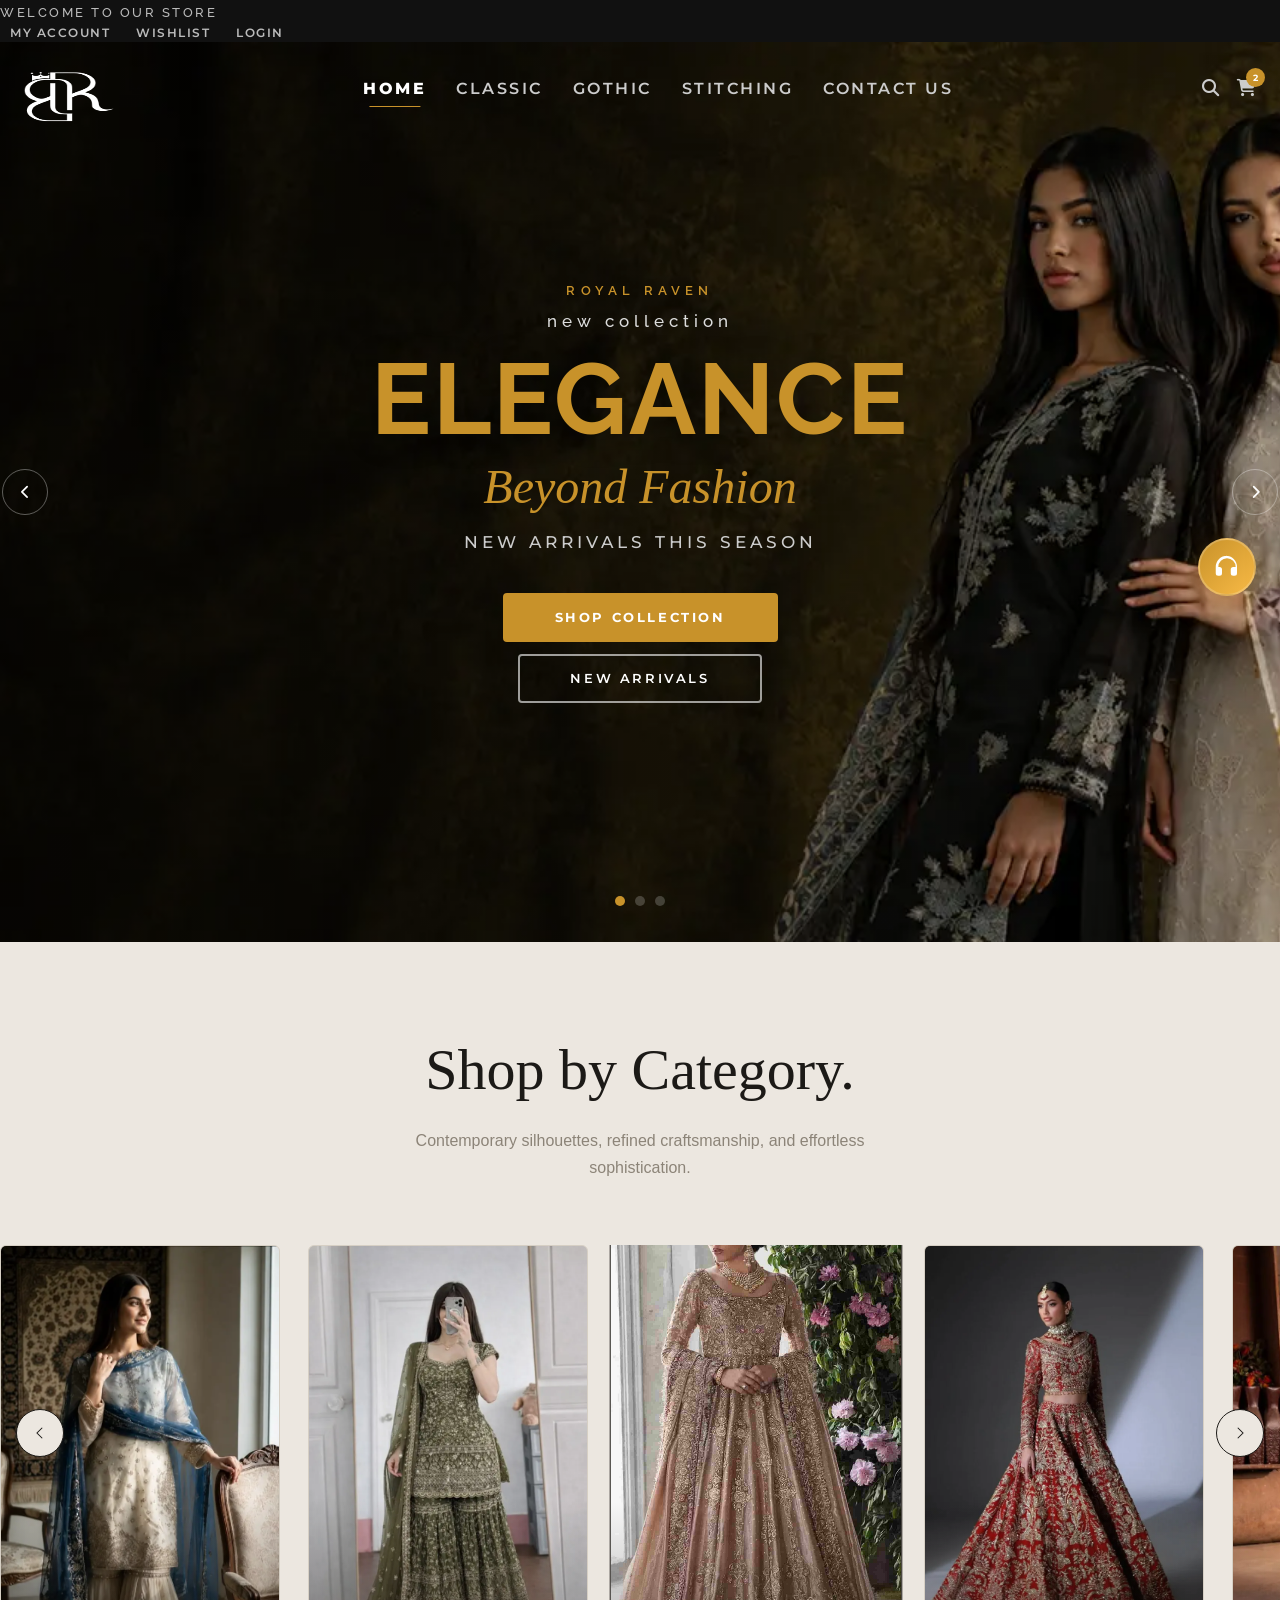
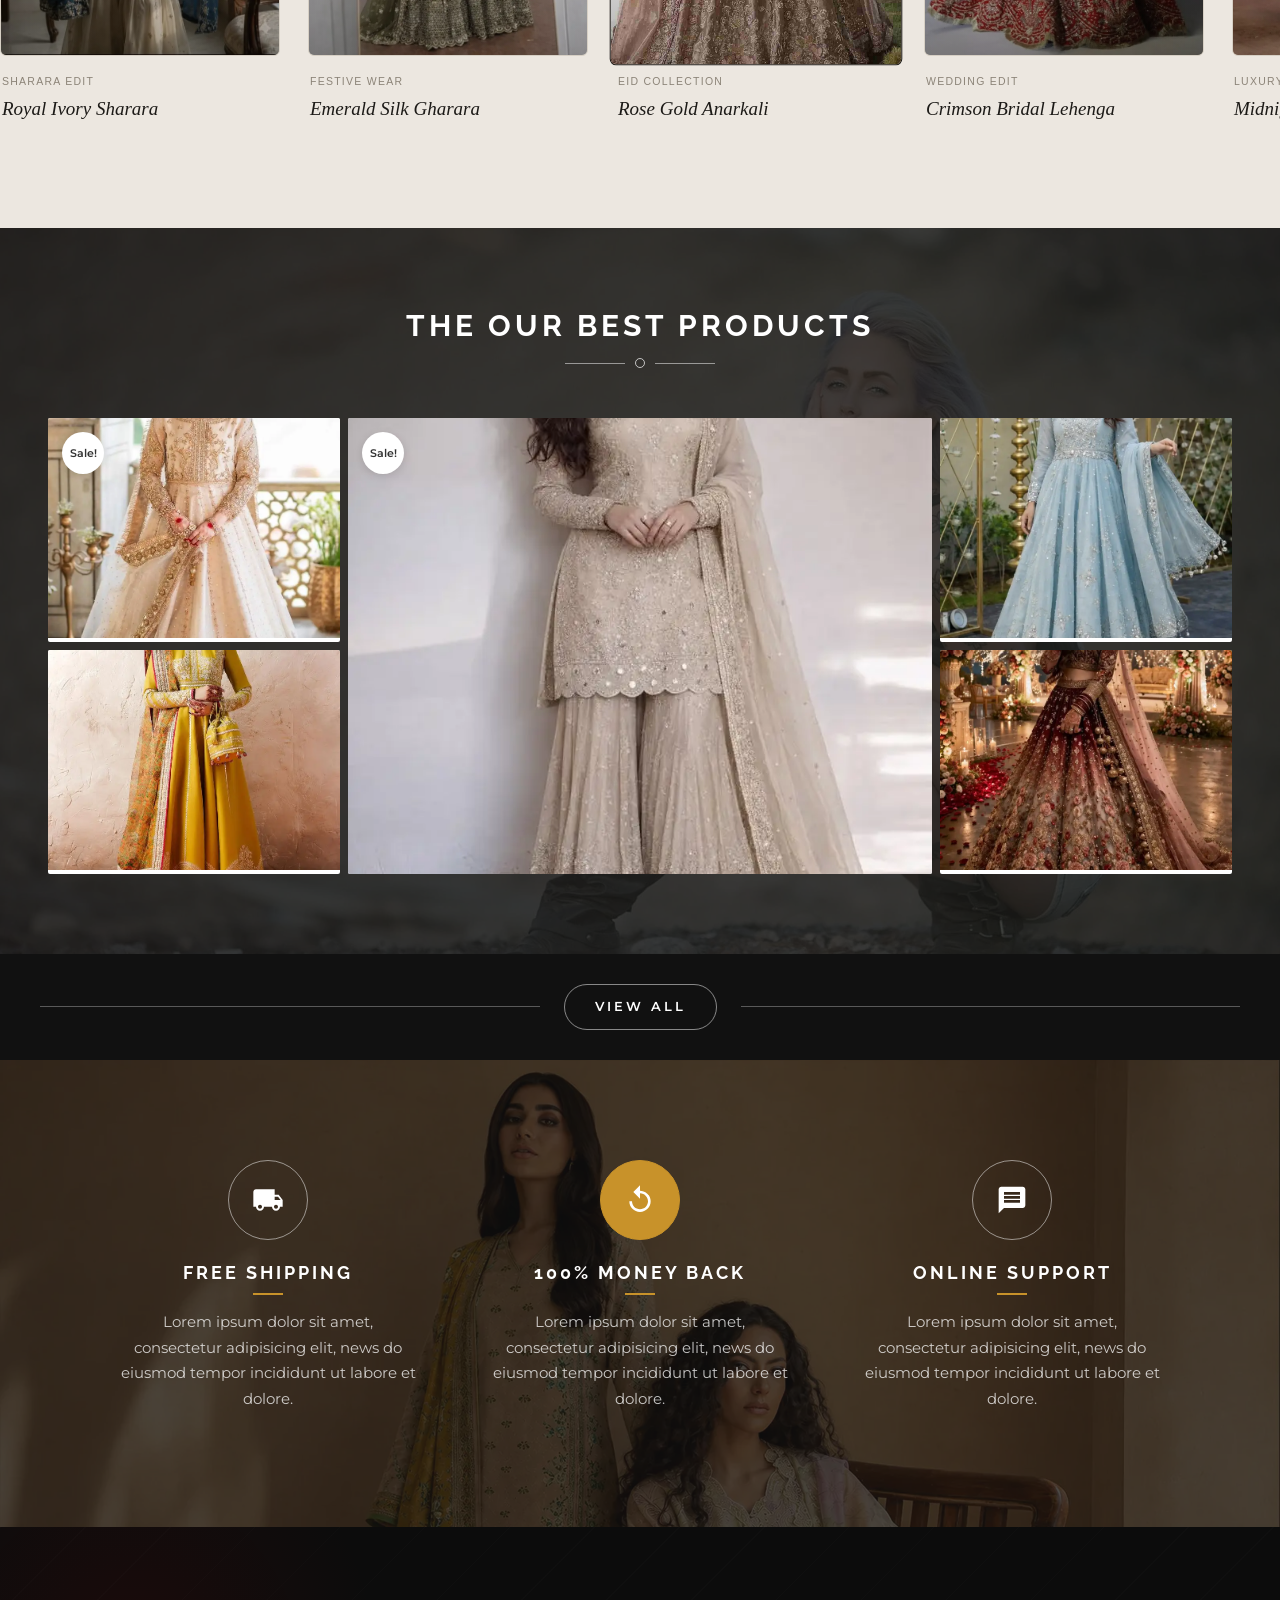
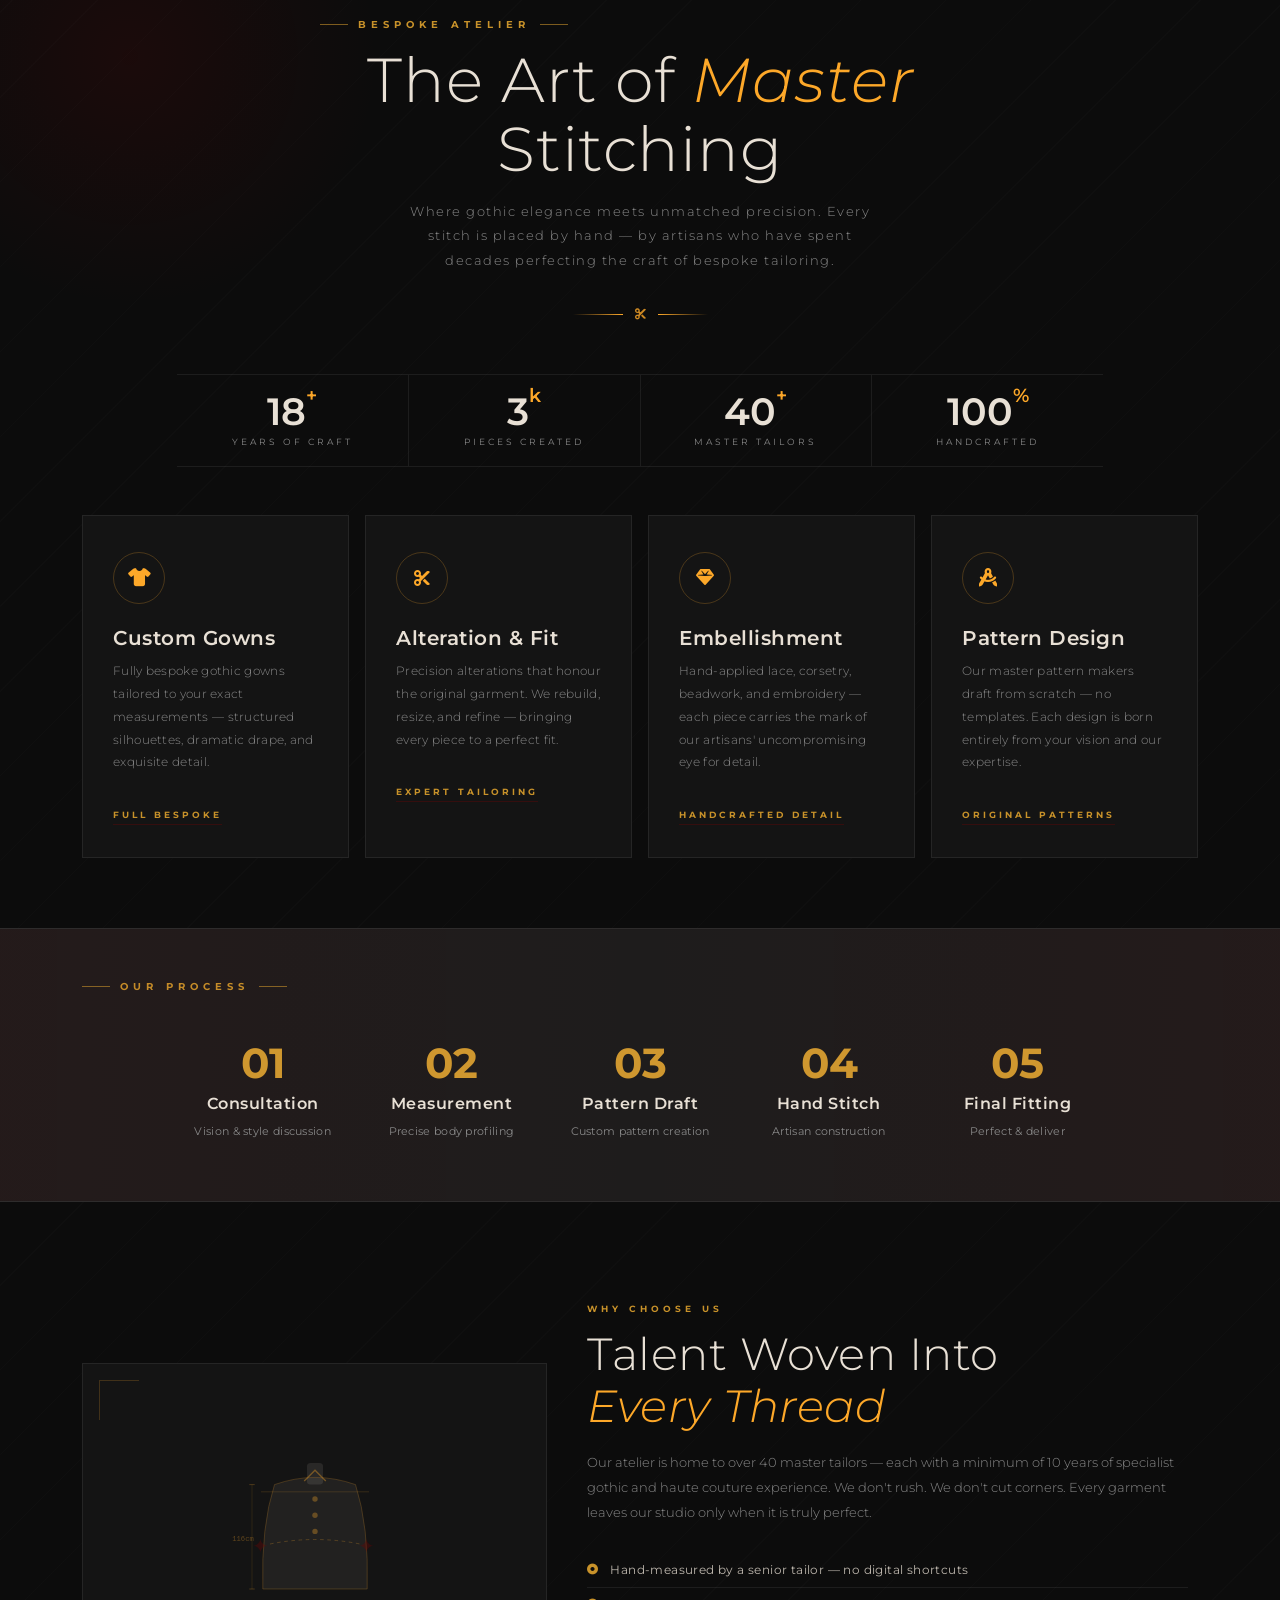
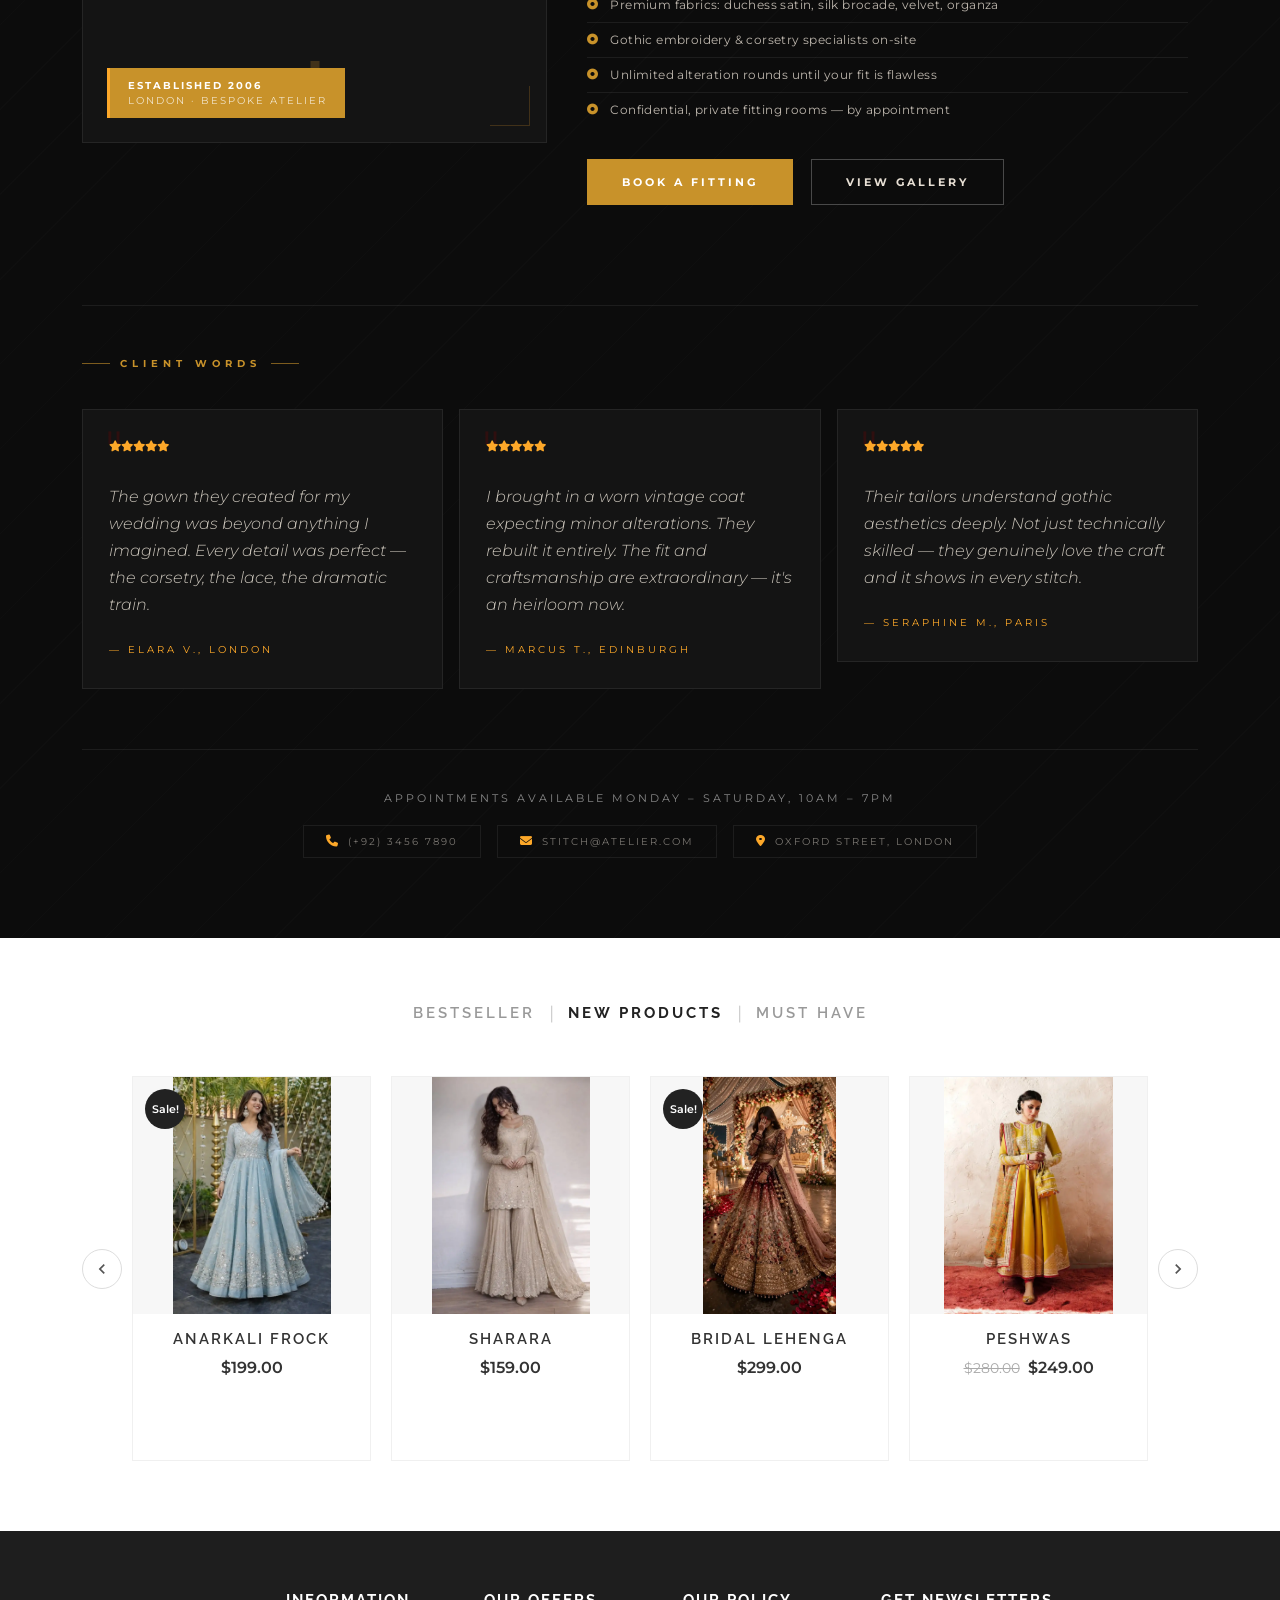
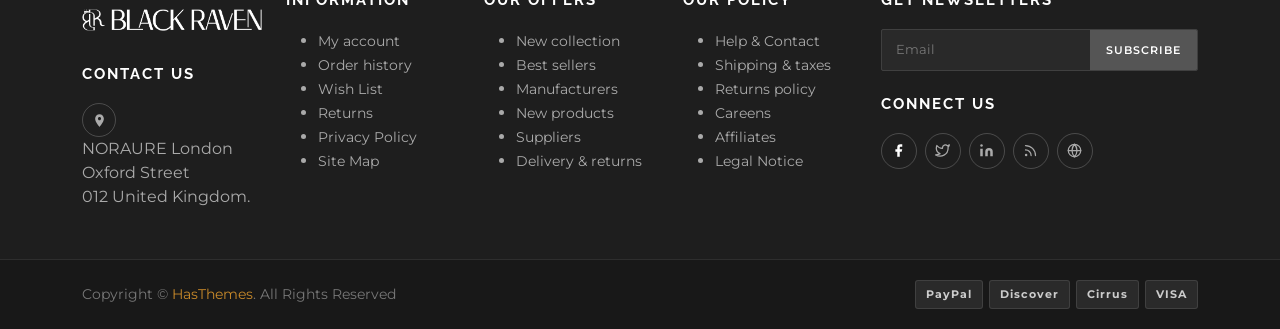
<file: index.html>
<!DOCTYPE html>
<html lang="en">
<head>
  <meta charset="UTF-8" />
<meta name="viewport" content="width=device-width, initial-scale=1.0" />
<title>Black raven clothes</title>
<link rel="icon" type="image/x-icon" sizes="512x512"  href="Black-Raven-Logo-Icon.ico">
  <link href="https://fonts.googleapis.com/css2?family=Montserrat:wght@300;400;500;600;700;800&family=Raleway:wght@300;400;500;600;700&display=swap" rel="stylesheet"/>
  <link href="https://cdn.jsdelivr.net/npm/bootstrap@5.3.3/dist/css/bootstrap.min.css" rel="stylesheet"/>
  <link rel="stylesheet" href="https://cdnjs.cloudflare.com/ajax/libs/font-awesome/6.5.0/css/all.min.css"/>
  <link rel="stylesheet" href="style.css">
  <style>

  :root{
    --cw-bg:#ece7e0;
    --cw-ink:#1c1a17;
    --cw-muted:#8c8478;
    --cw-border:#d6cfc4;
    --cw-card-bg:#dcd5c9;
    --cw-white:#f7f5f1;
    --cw-ease:cubic-bezier(.22,.61,.36,1);
  }

  *{ margin:0; padding:0; box-sizing:border-box; }

  .cw-section{
    background:var(--cw-bg);
    font-family:'Jost', sans-serif;
    padding:96px 0 88px;
    overflow:hidden;
    opacity:0;
    transform:translateY(32px);
    transition:opacity 0.9s cubic-bezier(.16,1,.3,1), transform 0.9s cubic-bezier(.16,1,.3,1);
  }

  .cw-section.cw-visible{
    opacity:1;
    transform:translateY(0);
  }

  /* ===== Header ===== */

  .cw-header{
    width:90%;
    max-width:900px;
    margin:0 auto 64px;
    text-align:center;
  }

  .cw-label{
    font-family:'Cormorant Garamond', serif;
    font-style:italic;
    font-weight:500;
    font-size:16px;
    letter-spacing:0.02em;
    color:var(--cw-muted);
    margin-bottom:18px;
  }

  .cw-heading{
    font-family:'Cormorant Garamond', serif;
    font-weight:500;
    font-size:clamp(36px, 5vw, 58px);
    line-height:1.12;
    color:var(--cw-ink);
    margin-bottom:24px;
  }

  .cw-heading em{
    font-style:italic;
    font-weight:500;
  }

  .cw-subheading{
    font-family:'Jost', sans-serif;
    font-weight:400;
    font: size 18px;
    line-height:1.7;
    color:var(--cw-muted);
    max-width:540px;
    margin:0 auto;
  }

  /* ===== Carousel shell ===== */

  .cw-carousel{
    position:relative;
  }

  .cw-track-viewport{
    overflow:hidden;
    width:100%;
    cursor:grab;
  }

  .cw-track-viewport.cw-dragging{
    cursor:grabbing;
  }

  .cw-track{
    display:flex;
    will-change:transform;
  }

  .cw-track.cw-no-transition{
    transition:none !important;
  }

  /* ===== Card ===== */

  .cw-card{
    flex:0 0 auto;
    width:280px;
    margin-right:28px;
    user-select:none;
    -webkit-user-select:none;
    opacity:0;
    transform:translateY(28px) scale(0.96);
    transition:opacity 0.7s ease, transform 0.55s var(--cw-ease);
  }

  .cw-card.cw-visible{
    opacity:1;
    transform:translateY(0) scale(1);
  }

  .cw-card-frame{
    position:relative;
    width:100%;
    aspect-ratio:3/4.4;
    border-radius:6px;
    overflow:hidden;
    border:1px solid var(--cw-border);
    background:var(--cw-card-bg);
    transition:transform 0.5s var(--cw-ease), border-color 0.5s ease;
  }

  /* Fallback for engines without aspect-ratio support: padding-top hack */
  @supports not (aspect-ratio: 1/1){
    .cw-card-frame{
      height:0;
      padding-top:146.6%;
    }
  }

  .image-placeholder{
    position:absolute;
    inset:0;
    width:100%;
    height:100%;
    background:linear-gradient(135deg, var(--cw-card-bg) 0%, #cfc6b8 100%);
    transition:transform 0.6s var(--cw-ease);
  }

  .cw-card img{
    position:absolute;
    inset:0;
    width:100%;
    height:100%;
    object-fit:cover;
    transition:transform 0.6s var(--cw-ease);
  }

  .cw-card-frame::after{
    content:'';
    position:absolute;
    inset:0;
    background:linear-gradient(to top, rgba(20,17,13,0.32) 0%, rgba(20,17,13,0) 38%);
    pointer-events:none;
  }

  .cw-card-meta{
    padding:18px 2px 0;
  }

  .cw-card-label{
    font-family:'Jost', sans-serif;
    font-weight:500;
    font-size:10.5px;
    letter-spacing:0.12em;
    text-transform:uppercase;
    color:var(--cw-muted);
    margin-bottom:6px;
  }

  .cw-card-title{
    font-family:'Cormorant Garamond', serif;
    font-style:italic;
    font-weight:500;
    font-size:19px;
    color:var(--cw-ink);
  }

  /* Hover (desktop, fine pointer only) */
  @media (hover:hover) and (pointer:fine){
    .cw-card:hover .cw-card-frame{
      transform:translateY(-10px);
    }
    .cw-card:hover .image-placeholder,
    .cw-card:hover img{
      transform:scale(1.05);
    }
  }

  /* Active / center card emphasis */
  .cw-card.cw-active .cw-card-frame{
    transform:scale(1.045);
    border-color:var(--cw-ink);
  }

  @media (hover:hover) and (pointer:fine){
    .cw-card.cw-active:hover .cw-card-frame{
      transform:translateY(-10px) scale(1.045);
    }
  }

  /* ===== Arrows ===== */

  .cw-arrow{
    position:absolute;
    top:38%;
    width:48px;
    height:48px;
    border-radius:50%;
    border:1px solid var(--cw-ink);
    background:var(--cw-bg);
    display:flex;
    align-items:center;
    justify-content:center;
    cursor:pointer;
    z-index:5;
    transition:background 0.35s ease, transform 0.35s ease, opacity 0.35s ease;
  }

  .cw-arrow:hover{
    background:var(--cw-ink);
    transform:translateY(-50%) scale(1.06);
  }

  .cw-arrow:hover svg{ stroke:var(--cw-white); }

  .cw-arrow svg{
    width:18px;
    height:18px;
    stroke:var(--cw-ink);
    fill:none;
    stroke-width:1.4;
    transition:stroke 0.35s ease;
  }

  .cw-arrow-prev{ left:16px; transform:translateY(-50%); }
  .cw-arrow-next{ right:16px; transform:translateY(-50%); }

  .cw-arrow:focus-visible{
    outline:2px solid var(--cw-ink);
    outline-offset:3px;
  }

  @media (max-width: 760px){
    .cw-arrow{ display:none; }
  }

  /* ===== Responsive card sizing =====
     Desktop: ~4 visible | Tablet: ~3 visible | Mobile: ~1.2-1.5 visible */

  @media (max-width: 1180px){
    .cw-card{ width:248px; margin-right:24px; }
  }

  @media (max-width: 900px){
    .cw-card{ width:230px; margin-right:20px; }
  }

  @media (max-width: 760px){
    .cw-section{ padding:72px 0 64px; }
    .cw-header{ margin-bottom:44px; }
    .cw-card{ width:210px; margin-right:16px; }
  }

  @media (max-width: 520px){
    .cw-card{ width:62vw; margin-right:14px; }
  }

  @media (prefers-reduced-motion: reduce){
    .cw-section, .cw-card, .cw-card-frame, .image-placeholder, .cw-card img{
      transition:none !important;
    }
    .cw-card:hover .cw-card-frame{ transform:none; }
  }

</style>
  <style>
    /* Slide content — left align hatao, center rakho */
.slide-content {
  text-align: center;
  padding: 20px 40px;
}

/* Brand name upar */
.slide-brand {
  font-family: 'Raleway', sans-serif;
  font-size: clamp(10px, 1.4vw, 13px);
  font-weight: 600;
  letter-spacing: 0.4em;
  text-transform: uppercase;
  color: #C8922A;
  margin-bottom: 8px;
  opacity: 0;
  transform: translateY(30px);
  transition: opacity .7s ease, transform .7s ease;
}
.carousel-item.active .slide-brand {
  opacity: 1;
  transform: translateY(0);
  transition-delay: .15s;
}

/* Italic sub-heading */
.slide-italic {
  font-family: 'Georgia', serif;
  font-size: clamp(20px, 4vw, 48px);
  font-style: italic;
  font-weight: 400;
  color: #C8922A;
  line-height: 1.1;
  margin-top: -8px;
  margin-bottom: 16px;
  opacity: 0;
  transform: translateY(30px);
  transition: opacity .7s ease, transform .7s ease;
}
.carousel-item.active .slide-italic {
  opacity: 1;
  transform: translateY(0);
  transition-delay: .70s;
}

/* 2 buttons wrapper */
.slide-btns {
  display: flex;
  flex-direction: column;
  align-items: center;
  gap: 12px;
  margin-top: 8px;
}

/* Primary filled button */
.slide-btn-primary {
  display: inline-block;
  font-family: 'Montserrat', sans-serif;
  font-size: clamp(11px, 1.2vw, 13px);
  font-weight: 700;
  letter-spacing: 0.2em;
  text-transform: uppercase;
  color: #fff;
  text-decoration: none;
  background: #C8922A;
  border: 2px solid #C8922A;
  padding: clamp(12px, 1.4vh, 15px) clamp(28px, 4vw, 50px);
  border-radius: 4px;
  transition: background .3s, color .3s;
  opacity: 0;
  transform: translateY(30px);
  transition: opacity .7s ease, transform .7s ease, background .3s, color .3s;
}
.slide-btn-primary:hover { background: #a87420; border-color: #a87420; }
.carousel-item.active .slide-btn-primary {
  opacity: 1; transform: translateY(0); transition-delay: .95s;
}

/* Secondary outline button */
.slide-btn-secondary {
  display: inline-block;
  font-family: 'Montserrat', sans-serif;
  font-size: clamp(11px, 1.2vw, 13px);
  font-weight: 600;
  letter-spacing: 0.2em;
  text-transform: uppercase;
  color: #fff;
  text-decoration: none;
  background: transparent;
  border: 2px solid rgba(255,255,255,0.6);
  padding: clamp(12px, 1.4vh, 15px) clamp(28px, 4vw, 50px);
  border-radius: 4px;
  transition: background .3s, border-color .3s;
  opacity: 0;
  transform: translateY(30px);
  transition: opacity .7s ease, transform .7s ease, background .3s;
}
.slide-btn-secondary:hover { background: rgba(255,255,255,0.1); border-color: #fff; }
.carousel-item.active .slide-btn-secondary {
  opacity: 1; transform: translateY(0); transition-delay: 1.1s;
}

/* Carousel dots */
.carousel-indicators {
  display: flex !important;
  bottom: 20px;
}
.carousel-indicators [data-bs-target] {
  width: 10px;
  height: 10px;
  border-radius: 50%;
  background: rgba(255,255,255,0.4);
  border: none;
  margin: 0 5px;
  transition: background .3s;
}
.carousel-indicators .active {
  background: #C8922A;
}
  </style>

</head>
<body>
<header>
  <div class="top-bar">
    <span class="welcome-text">Welcome To Our Store</spn>
    <div class="top-actions">
      <a href="#">My Account</a>
      <a href="#">Wishlist</a>
      <a href="#">Login</a>
    </div>
  </div>

  <nav class="navbar navbar-expand-lg" id="mainNavbar">
    <div class="container-fluid px-4">
      <a href="#" class="text-decoration-none">
        <img src="Black-Raven-Logo-Icon.png" alt="Logo" class="logo">
      </a>
      <div class="collapse navbar-collapse justify-content-center" id="navMenu">
        <ul class="navbar-nav">
          <li class="nav-item">
            <a class="nav-link active" href="index.html">Home</a>
          </li>
          <li class="nav-item">
            <a class="nav-link a" href="#">Classic</a>
          </li>
          <li class="nav-item">
            <a class="nav-link" href="gothic.html">Gothic</a>
          </li>
          <li class="nav-item">
            <a class="nav-link a" href="#stitching">Stitching</a>
          </li>
          <li class="nav-item">
            <a class="nav-link" href="contact.html">Contact us</a>
          </li>
        </ul>
      </div>
    <div class="nav-right-icons">
  <a href="#" id="searchBtn"><i class="fa-solid fa-magnifying-glass"></i></a>
  <a href="#" style="position:relative;">
    <i class="fa-solid fa-cart-shopping"></i>
    <span class="cart-badge">2</span>
  </a>
</div>
<button class="navbar-toggler" type="button"
  data-bs-toggle="collapse" data-bs-target="#navMenu">
  <span class="navbar-toggler-icon"></span>
</button>
    </div>
    
  </nav>
</header>

<div class="search-modal" id="searchModal">
  <div class="search-modal-inner">
    <form class="search-form" id="searchForm">
      <input type="text" id="searchInput" class="search-input" placeholder="Search products..." autocomplete="off"/>
      <button type="submit" class="search-submit">
        <i class="fa-solid fa-magnifying-glass"></i>
      </button>
    </form>
    <button class="search-close" id="searchClose">
      <i class="fa-solid fa-xmark"></i>
    </button>
  </div>
</div>

<main>
  <!-- HERO CAROUSEL -->
  <div id="heroCarousel" class="carousel slide hero-carousel" data-bs-ride="carousel" data-bs-interval="5000">
    <div class="carousel-indicators">
  <button type="button" data-bs-target="#heroCarousel" data-bs-slide-to="0" class="active"></button>
  <button type="button" data-bs-target="#heroCarousel" data-bs-slide-to="1"></button>
  <button type="button" data-bs-target="#heroCarousel" data-bs-slide-to="2"></button>
</div>
    <div class="carousel-inner">
   <div class="carousel-item active slide-1">
  <div class="slide-bg"></div>
  <div class="slide-overlay"></div>
  <div class="slide-content">
    <p class="slide-brand">Royal Raven</p>
    <p class="slide-tag">new collection</p>
    <h1 class="slide-heading">Elegance</h1>
    <p class="slide-italic">Beyond Fashion</p>
    <p class="slide-sub">New Arrivals This Season</p>
    <div class="slide-btns">
      <a href="#" class="slide-btn-primary">Shop Collection</a>
      <a href="#" class="slide-btn-secondary">New Arrivals</a>
    </div>
  </div>
</div>

<div class="carousel-item slide-2">
  <div class="slide-bg"></div>
  <div class="slide-overlay"></div>
  <div class="slide-content">
    <p class="slide-brand">Royal Raven</p>
    <p class="slide-tag">exclusive deals</p>
    <h1 class="slide-heading">Women's</h1>
    <p class="slide-italic">Collection</p>
    <p class="slide-sub">New Arrivals This Season</p>
    <div class="slide-btns">
      <a href="#" class="slide-btn-primary">Explore Now</a>
      <a href="#" class="slide-btn-secondary">View All</a>
    </div>
  </div>
</div>
<div class="carousel-item slide-3">
  <div class="slide-bg"></div>
  <div class="slide-overlay"></div>
  <div class="slide-content">
    <p class="slide-brand">Royal Raven</p>
    <p class="slide-tag">summer sale</p>
    <h1 class="slide-heading">Women's</h1>
    <p class="slide-italic">Fashion</p>
    <p class="slide-sub">Trendy Styles For Every Occasion</p>
    <div class="slide-btns">
      <a href="#" class="slide-btn-primary">Shop Now</a>
      <a href="#" class="slide-btn-secondary">Discover More</a>
    </div>
  </div>
</div>
      
    </div>
    <button class="carousel-control-prev" type="button" data-bs-target="#heroCarousel" data-bs-slide="prev">
      <div class="custom-ctrl"><i class="fa-solid fa-chevron-left"></i></div>
    </button>
    <button class="carousel-control-next" type="button" data-bs-target="#heroCarousel" data-bs-slide="next">
      <div class="custom-ctrl"><i class="fa-solid fa-chevron-right"></i></div>
    </button>
  </div>

<section class="cw-section" id="cw-section">

  <div class="cw-header">

    <h2 class="cw-heading">Shop by Category.</em></h2>
    <p class="cw-subheading">Contemporary silhouettes, refined craftsmanship, and effortless sophistication.</p>
  </div>
  <div class="cw-carousel">
    <button class="cw-arrow cw-arrow-prev" type="button" aria-label="Previous">
      <svg viewBox="0 0 24 24"><path d="M15 5l-7 7 7 7"/></svg>
    </button>
    <button class="cw-arrow cw-arrow-next" type="button" aria-label="Next">
      <svg viewBox="0 0 24 24"><path d="M9 5l7 7-7 7"/></svg>
    </button>

    <div class="cw-track-viewport" id="cw-viewport">
      <div class="cw-track" id="cw-track">
        <!-- 8 cards injected by JS (with clones for infinite loop) -->
      </div>
    </div>
  </div>

</section>
  <!-- Best Products Section — Clothes Only -->
  <section class="best-products-section">
    <div class="container-fluid px-4 px-md-5">
      <div class="text-center">
        <h2 class="section-heading">The Our Best Products</h2>
        <div class="section-divider"><div class="dot"></div></div>
      </div>
      <div class="products-grid">

        <!-- LEFT COLUMN -->
        <div class="side-col">
          <div class="product-card">
            <div class="card-img-wrap">
              <img src="download (10).webp" alt="Gothic Velvet Gown"/>
              <div class="sale-badge">Sale!</div>
              <div class="card-hover-overlay">
                <div class="overlay-title">Frock with churidar pajama</div>
                <div class="overlay-price"><s>$280.00</s> <span>$199.00</span></div>
                <div class="overlay-actions">
                  <button class="action-btn" title="Quick View">
                    <svg viewBox="0 0 24 24"><path d="M12 4.5C7 4.5 2.73 7.61 1 12c1.73 4.39 6 7.5 11 7.5s9.27-3.11 11-7.5C21.27 7.61 17 4.5 12 4.5zm0 12.5a5 5 0 1 1 0-10 5 5 0 0 1 0 10zm0-8a3 3 0 1 0 0 6 3 3 0 0 0 0-6z"/></svg>
                  </button>
                  <button class="action-btn" title="Wishlist">
                    <svg viewBox="0 0 24 24"><path d="M12 21.35l-1.45-1.32C5.4 15.36 2 12.28 2 8.5 2 5.42 4.42 3 7.5 3c1.74 0 3.41.81 4.5 2.09C13.09 3.81 14.76 3 16.5 3 19.58 3 22 5.42 22 8.5c0 3.78-3.4 6.86-8.55 11.54L12 21.35z"/></svg>
                  </button>
                  <button class="action-btn" title="Compare">
                    <svg viewBox="0 0 24 24"><path d="M9 3L5 6.99h3V14h2V6.99h3L9 3zm7 14.01V10h-2v7.01h-3L15 21l4-3.99h-3z"/></svg>
                  </button>
                </div>
                <button class="add-to-cart-btn">Add To Cart</button>
              </div>
            </div>
          </div>

          <div class="product-card">
            <div class="card-img-wrap">
              <img src="Traditional Pishwas Dupatta Pakistani Wedding Dress.webp" alt="Lace Corset Dress"/>
              <div class="card-hover-overlay">
                <div class="overlay-title">Pishwas</div>
                <div class="overlay-price"><span>$159.00</span></div>
                <div class="overlay-actions">
                  <button class="action-btn" title="Quick View">
                    <svg viewBox="0 0 24 24"><path d="M12 4.5C7 4.5 2.73 7.61 1 12c1.73 4.39 6 7.5 11 7.5s9.27-3.11 11-7.5C21.27 7.61 17 4.5 12 4.5zm0 12.5a5 5 0 1 1 0-10 5 5 0 0 1 0 10zm0-8a3 3 0 1 0 0 6 3 3 0 0 0 0-6z"/></svg>
                  </button>
                  <button class="action-btn" title="Wishlist">
                    <svg viewBox="0 0 24 24"><path d="M12 21.35l-1.45-1.32C5.4 15.36 2 12.28 2 8.5 2 5.42 4.42 3 7.5 3c1.74 0 3.41.81 4.5 2.09C13.09 3.81 14.76 3 16.5 3 19.58 3 22 5.42 22 8.5c0 3.78-3.4 6.86-8.55 11.54L12 21.35z"/></svg>
                  </button>
                  <button class="action-btn" title="Compare">
                    <svg viewBox="0 0 24 24"><path d="M9 3L5 6.99h3V14h2V6.99h3L9 3zm7 14.01V10h-2v7.01h-3L15 21l4-3.99h-3z"/></svg>
                  </button>
                </div>
                <button class="add-to-cart-btn">Add To Cart</button>
              </div>
            </div>
          </div>
        </div>

        <!-- CENTER COLUMN -->
        <div class="center-col">
          <div class="product-card center-card">
            <div class="card-img-wrap">
              <img src="download (11).webp" alt="Bespoke Tailored Coat"/>
              <div class="sale-badge">Sale!</div>
              <div class="card-hover-overlay">
                <div class="overlay-title">Sharara</div>
                <div class="overlay-price"><s>$399.00</s> <span>$299.00</span></div>
                <div class="overlay-actions">
                  <button class="action-btn" title="Quick View">
                    <svg viewBox="0 0 24 24"><path d="M12 4.5C7 4.5 2.73 7.61 1 12c1.73 4.39 6 7.5 11 7.5s9.27-3.11 11-7.5C21.27 7.61 17 4.5 12 4.5zm0 12.5a5 5 0 1 1 0-10 5 5 0 0 1 0 10zm0-8a3 3 0 1 0 0 6 3 3 0 0 0 0-6z"/></svg>
                  </button>
                  <button class="action-btn" title="Wishlist">
                    <svg viewBox="0 0 24 24"><path d="M12 21.35l-1.45-1.32C5.4 15.36 2 12.28 2 8.5 2 5.42 4.42 3 7.5 3c1.74 0 3.41.81 4.5 2.09C13.09 3.81 14.76 3 16.5 3 19.58 3 22 5.42 22 8.5c0 3.78-3.4 6.86-8.55 11.54L12 21.35z"/></svg>
                  </button>
                  <button class="action-btn" title="Compare">
                    <svg viewBox="0 0 24 24"><path d="M9 3L5 6.99h3V14h2V6.99h3L9 3zm7 14.01V10h-2v7.01h-3L15 21l4-3.99h-3z"/></svg>
                  </button>
                </div>
                <button class="add-to-cart-btn">Add To Cart</button>
              </div>
            </div>
          </div>
        </div>

        <!-- RIGHT COLUMN -->
        <div class="side-col">
          <div class="product-card">
            <div class="card-img-wrap">
              <img src="download (12).webp" alt="Men's Gothic Jacket"/>
              <div class="card-hover-overlay">
                <div class="overlay-title">Angrakha</div>
                <div class="overlay-price"><span>$249.00</span></div>
                <div class="overlay-actions">
                  <button class="action-btn" title="Quick View">
                    <svg viewBox="0 0 24 24"><path d="M12 4.5C7 4.5 2.73 7.61 1 12c1.73 4.39 6 7.5 11 7.5s9.27-3.11 11-7.5C21.27 7.61 17 4.5 12 4.5zm0 12.5a5 5 0 1 1 0-10 5 5 0 0 1 0 10zm0-8a3 3 0 1 0 0 6 3 3 0 0 0 0-6z"/></svg>
                  </button>
                  <button class="action-btn" title="Wishlist">
                    <svg viewBox="0 0 24 24"><path d="M12 21.35l-1.45-1.32C5.4 15.36 2 12.28 2 8.5 2 5.42 4.42 3 7.5 3c1.74 0 3.41.81 4.5 2.09C13.09 3.81 14.76 3 16.5 3 19.58 3 22 5.42 22 8.5c0 3.78-3.4 6.86-8.55 11.54L12 21.35z"/></svg>
                  </button>
                  <button class="action-btn" title="Compare">
                    <svg viewBox="0 0 24 24"><path d="M9 3L5 6.99h3V14h2V6.99h3L9 3zm7 14.01V10h-2v7.01h-3L15 21l4-3.99h-3z"/></svg>
                  </button>
                </div>
                <button class="add-to-cart-btn">Add To Cart</button>
              </div>
            </div>
          </div>

          <div class="product-card">
            <div class="card-img-wrap">
              <img src="download (13).webp" alt="Silk Embroidered Blouse"/>
              <div class="card-hover-overlay">
                <div class="overlay-title">Bridal lehenga</div>
                <div class="overlay-price"><span>$89.00</span></div>
                <div class="overlay-actions">
                  <button class="action-btn" title="Quick View">
                    <svg viewBox="0 0 24 24"><path d="M12 4.5C7 4.5 2.73 7.61 1 12c1.73 4.39 6 7.5 11 7.5s9.27-3.11 11-7.5C21.27 7.61 17 4.5 12 4.5zm0 12.5a5 5 0 1 1 0-10 5 5 0 0 1 0 10zm0-8a3 3 0 1 0 0 6 3 3 0 0 0 0-6z"/></svg>
                  </button>
                  <button class="action-btn" title="Wishlist">
                    <svg viewBox="0 0 24 24"><path d="M12 21.35l-1.45-1.32C5.4 15.36 2 12.28 2 8.5 2 5.42 4.42 3 7.5 3c1.74 0 3.41.81 4.5 2.09C13.09 3.81 14.76 3 16.5 3 19.58 3 22 5.42 22 8.5c0 3.78-3.4 6.86-8.55 11.54L12 21.35z"/></svg>
                  </button>
                  <button class="action-btn" title="Compare">
                    <svg viewBox="0 0 24 24"><path d="M9 3L5 6.99h3V14h2V6.99h3L9 3zm7 14.01V10h-2v7.01h-3L15 21l4-3.99h-3z"/></svg>
                  </button>
                </div>
                <button class="add-to-cart-btn">Add To Cart</button>
              </div>
            </div>
          </div>
        </div>

      </div>
    </div>
  </section>

  <div class="view-all-divider">
    <a href="#" class="view-all-btn">View All</a>
  </div>

  <!-- Features Section -->
  <section class="features-section">
    <div class="container">
      <div class="row g-0">
        <div class="col-12 col-md-4">
          <div class="feature-item">
            <div class="feature-icon-wrap">
              <svg viewBox="0 0 24 24" xmlns="http://www.w3.org/2000/svg">
                <path d="M20 8h-3V4H3c-1.1 0-2 .9-2 2v11h2c0 1.66 1.34 3 3 3s3-1.34 3-3h6c0 1.66 1.34 3 3 3s3-1.34 3-3h2v-5l-3-4zM6 18.5c-.83 0-1.5-.67-1.5-1.5s.67-1.5 1.5-1.5 1.5.67 1.5 1.5-.67 1.5-1.5 1.5zm13.5-9l1.96 2.5H17V9.5h2.5zm-1.5 9c-.83 0-1.5-.67-1.5-1.5s.67-1.5 1.5-1.5 1.5.67 1.5 1.5-.67 1.5-1.5 1.5z"/>
              </svg>
            </div>
            <h4 class="feature-title">Free Shipping</h4>
            <div class="feature-line"></div>
            <p class="feature-desc">Lorem ipsum dolor sit amet, consectetur adipisicing elit, news do eiusmod tempor incididunt ut labore et dolore.</p>
          </div>
        </div>
        <div class="col-12 col-md-4">
          <div class="feature-item feature-item--active">
            <div class="feature-icon-wrap">
              <svg viewBox="0 0 24 24" xmlns="http://www.w3.org/2000/svg">
                <path d="M12 5V1L7 6l5 5V7c3.31 0 6 2.69 6 6s-2.69 6-6 6-6-2.69-6-6H4c0 4.42 3.58 8 8 8s8-3.58 8-8-3.58-8-8-8z"/>
              </svg>
            </div>
            <h4 class="feature-title">100% Money Back</h4>
            <div class="feature-line"></div>
            <p class="feature-desc">Lorem ipsum dolor sit amet, consectetur adipisicing elit, news do eiusmod tempor incididunt ut labore et dolore.</p>
          </div>
        </div>
        <div class="col-12 col-md-4">
          <div class="feature-item">
            <div class="feature-icon-wrap">
              <svg viewBox="0 0 24 24" xmlns="http://www.w3.org/2000/svg">
                <path d="M20 2H4c-1.1 0-2 .9-2 2v18l4-4h14c1.1 0 2-.9 2-2V4c0-1.1-.9-2-2-2zm-2 12H6v-2h12v2zm0-3H6V9h12v2zm0-3H6V6h12v2z"/>
              </svg>
            </div>
            <h4 class="feature-title">Online Support</h4>
            <div class="feature-line"></div>
            <p class="feature-desc">Lorem ipsum dolor sit amet, consectetur adipisicing elit, news do eiusmod tempor incididunt ut labore et dolore.</p>
          </div>
        </div>
      </div>
    </div>
  </section>

  <!-- Stitching Section (unchanged) -->
  <section class="stitching-section" id="stitching">
    <div class="container">
      <div class="row justify-content-center text-center mb-2">
        <div class="col-lg-7 col-md-9">
          <p class="s-label">Bespoke Atelier</p>
          <h2 class="s-heading">The Art of <em>Master</em><br>Stitching</h2>
          <p class="s-sub mx-auto">Where gothic elegance meets unmatched precision. Every stitch is placed by hand — by artisans who have spent decades perfecting the craft of bespoke tailoring.</p>
          <div class="gold-divider justify-content-center">
            <span></span><i class="fa-solid fa-scissors"></i><span></span>
          </div>
        </div>
      </div>
      <div class="row justify-content-center mb-5">
        <div class="col-lg-10">
          <div class="stat-strip">
            <div class="stat-item"><span class="stat-num">18<sup>+</sup></span><span class="stat-lbl">Years of Craft</span></div>
            <div class="stat-item"><span class="stat-num">3<sup>k</sup></span><span class="stat-lbl">Pieces Created</span></div>
            <div class="stat-item"><span class="stat-num">40<sup>+</sup></span><span class="stat-lbl">Master Tailors</span></div>
            <div class="stat-item"><span class="stat-num">100<sup>%</sup></span><span class="stat-lbl">Handcrafted</span></div>
          </div>
        </div>
      </div>
      <div class="row g-3 mb-0">
        <div class="col-lg-3 col-sm-6">
          <div class="service-card">
            <div class="sc-icon"><i class="fa-solid fa-shirt"></i></div>
            <h4 class="sc-title">Custom Gowns</h4>
            <p class="sc-text">Fully bespoke gothic gowns tailored to your exact measurements — structured silhouettes, dramatic drape, and exquisite detail.</p>
            <span class="sc-tag">Full Bespoke</span>
          </div>
        </div>
        <div class="col-lg-3 col-sm-6">
          <div class="service-card">
            <div class="sc-icon"><i class="fa-solid fa-scissors" style="font-size:16px;"></i></div>
            <h4 class="sc-title">Alteration & Fit</h4>
            <p class="sc-text">Precision alterations that honour the original garment. We rebuild, resize, and refine — bringing every piece to a perfect fit.</p>
            <span class="sc-tag">Expert Tailoring</span>
          </div>
        </div>
        <div class="col-lg-3 col-sm-6">
          <div class="service-card">
            <div class="sc-icon"><i class="fa-solid fa-gem"></i></div>
            <h4 class="sc-title">Embellishment</h4>
            <p class="sc-text">Hand-applied lace, corsetry, beadwork, and embroidery — each piece carries the mark of our artisans' uncompromising eye for detail.</p>
            <span class="sc-tag">Handcrafted Detail</span>
          </div>
        </div>
        <div class="col-lg-3 col-sm-6">
          <div class="service-card">
            <div class="sc-icon"><i class="fa-solid fa-drafting-compass"></i></div>
            <h4 class="sc-title">Pattern Design</h4>
            <p class="sc-text">Our master pattern makers draft from scratch — no templates. Each design is born entirely from your vision and our expertise.</p>
            <span class="sc-tag">Original Patterns</span>
          </div>
        </div>
      </div>
    </div>

    <div class="process-section">
      <div class="container">
        <div class="row justify-content-center text-center mb-4">
          <div class="col"><p class="s-label">Our Process</p></div>
        </div>
        <div class="row g-3 justify-content-center">
          <div class="col-6 col-md-3 col-lg-2">
            <div class="process-step"><div class="step-num">01</div><div class="step-title">Consultation</div><div class="step-desc">Vision & style discussion</div></div>
          </div>
          <div class="col-6 col-md-3 col-lg-2">
            <div class="process-step"><div class="step-num">02</div><div class="step-title">Measurement</div><div class="step-desc">Precise body profiling</div></div>
          </div>
          <div class="col-6 col-md-3 col-lg-2">
            <div class="process-step"><div class="step-num">03</div><div class="step-title">Pattern Draft</div><div class="step-desc">Custom pattern creation</div></div>
          </div>
          <div class="col-6 col-md-3 col-lg-2">
            <div class="process-step"><div class="step-num">04</div><div class="step-title">Hand Stitch</div><div class="step-desc">Artisan construction</div></div>
          </div>
          <div class="col-6 col-md-3 col-lg-2">
            <div class="process-step"><div class="step-num">05</div><div class="step-title">Final Fitting</div><div class="step-desc">Perfect & deliver</div></div>
          </div>
        </div>
      </div>
    </div>

    <div class="container">
      <div class="feature-row">
        <div class="row align-items-center g-0">
          <div class="col-lg-5">
            <div class="feature-visual">
              <svg class="tailor-illustration" viewBox="0 0 200 320" fill="none" xmlns="http://www.w3.org/2000/svg">
                <rect x="95" y="280" width="10" height="30" fill="rgba(200,137,42,0.3)"/>
                <rect x="70" y="308" width="60" height="5" rx="2" fill="rgba(200,137,42,0.3)"/>
                <rect x="91" y="60" width="18" height="24" rx="4" fill="rgba(232,224,213,0.12)"/>
                <path d="M55 84 Q40 130 42 200 L158 200 Q160 130 145 84 Q122 76 100 76 Q78 76 55 84Z" fill="rgba(232,224,213,0.08)" stroke="rgba(200,137,42,0.35)" stroke-width="1"/>
                <path d="M50 150 Q100 140 150 150" stroke="rgba(200,137,42,0.4)" stroke-width="1" stroke-dasharray="4 4"/>
                <line x1="40" y1="92" x2="160" y2="92" stroke="rgba(200,137,42,0.25)" stroke-width="1"/>
                <path d="M88 80 L100 68 L112 80" stroke="rgba(200,137,42,0.6)" stroke-width="1.5" fill="none"/>
                <circle cx="100" cy="100" r="3" fill="rgba(200,137,42,0.5)"/>
                <circle cx="100" cy="118" r="3" fill="rgba(200,137,42,0.5)"/>
                <circle cx="100" cy="136" r="3" fill="rgba(200,137,42,0.5)"/>
                <text x="30" y="160" font-size="22" fill="rgba(128,0,0,0.35)" font-family="serif">✦</text>
                <text x="148" y="160" font-size="22" fill="rgba(128,0,0,0.35)" font-family="serif">✦</text>
                <line x1="30" y1="84" x2="30" y2="200" stroke="rgba(200,137,42,0.2)" stroke-width="1"/>
                <line x1="27" y1="84" x2="33" y2="84" stroke="rgba(200,137,42,0.4)" stroke-width="1"/>
                <line x1="27" y1="200" x2="33" y2="200" stroke="rgba(200,137,42,0.4)" stroke-width="1"/>
                <text x="8" y="147" font-size="8" fill="rgba(200,137,42,0.5)" font-family="monospace">116cm</text>
              </svg>
              <div class="feature-badge">
                <p><strong>Established 2006</strong></p>
                <p>London · Bespoke Atelier</p>
              </div>
            </div>
          </div>
          <div class="col-lg-7">
            <div class="feature-content">
              <p class="fc-label">Why Choose Us</p>
              <h3 class="fc-heading">Talent Woven Into<br><em>Every Thread</em></h3>
              <p class="fc-text">Our atelier is home to over 40 master tailors — each with a minimum of 10 years of specialist gothic and haute couture experience. We don't rush. We don't cut corners. Every garment leaves our studio only when it is truly perfect.</p>
              <ul class="fc-list">
                <li><i class="fa-solid fa-circle-dot"></i> Hand-measured by a senior tailor — no digital shortcuts</li>
                <li><i class="fa-solid fa-circle-dot"></i> Premium fabrics: duchess satin, silk brocade, velvet, organza</li>
                <li><i class="fa-solid fa-circle-dot"></i> Gothic embroidery & corsetry specialists on-site</li>
                <li><i class="fa-solid fa-circle-dot"></i> Unlimited alteration rounds until your fit is flawless</li>
                <li><i class="fa-solid fa-circle-dot"></i> Confidential, private fitting rooms — by appointment</li>
              </ul>
              <a href="#" class="btn-gothic">Book a Fitting</a>
              <a href="#" class="btn-gothic btn-gothic-outline">View Gallery</a>
            </div>
          </div>
        </div>
      </div>

      <div class="testimonial-strip">
        <div class="row justify-content-center text-center mb-4">
          <div class="col"><p class="s-label">Client Words</p></div>
        </div>
        <div class="row g-3">
          <div class="col-md-4">
            <div class="testi-card">
              <div class="testi-quote">"</div>
              <div class="testi-stars">
                <i class="fa-solid fa-star"></i><i class="fa-solid fa-star"></i><i class="fa-solid fa-star"></i><i class="fa-solid fa-star"></i><i class="fa-solid fa-star"></i>
              </div>
              <p class="testi-text">The gown they created for my wedding was beyond anything I imagined. Every detail was perfect — the corsetry, the lace, the dramatic train.</p>
              <span class="testi-author">— Elara V., London</span>
            </div>
          </div>
          <div class="col-md-4">
            <div class="testi-card">
              <div class="testi-quote">"</div>
              <div class="testi-stars">
                <i class="fa-solid fa-star"></i><i class="fa-solid fa-star"></i><i class="fa-solid fa-star"></i><i class="fa-solid fa-star"></i><i class="fa-solid fa-star"></i>
              </div>
              <p class="testi-text">I brought in a worn vintage coat expecting minor alterations. They rebuilt it entirely. The fit and craftsmanship are extraordinary — it's an heirloom now.</p>
              <span class="testi-author">— Marcus T., Edinburgh</span>
            </div>
          </div>
          <div class="col-md-4">
            <div class="testi-card">
              <div class="testi-quote">"</div>
              <div class="testi-stars">
                <i class="fa-solid fa-star"></i><i class="fa-solid fa-star"></i><i class="fa-solid fa-star"></i><i class="fa-solid fa-star"></i><i class="fa-solid fa-star"></i>
              </div>
              <p class="testi-text">Their tailors understand gothic aesthetics deeply. Not just technically skilled — they genuinely love the craft and it shows in every stitch.</p>
              <span class="testi-author">— Seraphine M., Paris</span>
            </div>
          </div>
        </div>
      </div>

      <div class="section-bottom-label">
        <p class="sbl-text">Appointments available Monday – Saturday, 10am – 7pm</p>
        <div class="d-flex justify-content-center gap-3 flex-wrap">
          <div class="sbl-badge"><i class="fa-solid fa-phone"></i> (+92) 3456 7890</div>
          <div class="sbl-badge"><i class="fa-solid fa-envelope"></i> stitch@atelier.com</div>
          <div class="sbl-badge"><i class="fa-solid fa-location-dot"></i> Oxford Street, London</div>
        </div>
      </div>
    </div>
  </section>

  <!-- Products Tabs Section — Clothes Only -->
  <section class="products-tabs-section">
    <div class="container">
      <div class="products-tabs-header">
        <button class="tab-btn" data-tab="bestseller">Bestseller</button>
        <span class="tab-sep">|</span>
        <button class="tab-btn active" data-tab="new">New Products</button>
        <span class="tab-sep">|</span>
        <button class="tab-btn" data-tab="musthave">Must Have</button>
      </div>
      <div class="section-divider mb-4"><div class="dot"></div></div>
      <div class="products-carousel-wrapper">
        <button class="carousel-nav-btn prev-btn" id="productsPrev">
          <svg viewBox="0 0 24 24"><path d="M15.41 7.41L14 6l-6 6 6 6 1.41-1.41L10.83 12z"/></svg>
        </button>
        <div class="products-track-outer">
          <div class="products-track" id="productsTrack">

            <!-- Card 1 -->
            <div class="prod-card">
              <div class="prod-img-wrap">
                <img src="download (12).webp" alt="Gothic Velvet Gown"/>
                <span class="prod-badge">Sale!</span>
                <div class="prod-hover-actions">
                  <button class="prod-action-btn" title="Quick View">
                    <svg viewBox="0 0 24 24"><path d="M12 4.5C7 4.5 2.73 7.61 1 12c1.73 4.39 6 7.5 11 7.5s9.27-3.11 11-7.5C21.27 7.61 17 4.5 12 4.5zm0 12.5a5 5 0 1 1 0-10 5 5 0 0 1 0 10zm0-8a3 3 0 1 0 0 6 3 3 0 0 0 0-6z"/></svg>
                  </button>
                </div>
              </div>
              <div class="prod-info">
                <h5 class="prod-name">Anarkali Frock</h5>
                <div class="prod-price"><span class="price-now">$199.00</span></div>
                <div class="prod-bottom-actions">
                  <button class="prod-wish-btn" title="Wishlist"><svg viewBox="0 0 24 24"><path d="M12 21.35l-1.45-1.32C5.4 15.36 2 12.28 2 8.5 2 5.42 4.42 3 7.5 3c1.74 0 3.41.81 4.5 2.09C13.09 3.81 14.76 3 16.5 3 19.58 3 22 5.42 22 8.5c0 3.78-3.4 6.86-8.55 11.54L12 21.35z"/></svg></button>
                  <button class="prod-cart-btn">Add To Cart</button>
                  <button class="prod-compare-btn" title="Compare"><svg viewBox="0 0 24 24"><path d="M9 3L5 6.99h3V14h2V6.99h3L9 3zm7 14.01V10h-2v7.01h-3L15 21l4-3.99h-3z"/></svg></button>
                </div>
              </div>
            </div>

            <!-- Card 2 -->
            <div class="prod-card">
              <div class="prod-img-wrap">
                <img src="download (11).webp" alt="Lace Corset Dress"/>
                <div class="prod-hover-actions">
                  <button class="prod-action-btn" title="Quick View">
                    <svg viewBox="0 0 24 24"><path d="M12 4.5C7 4.5 2.73 7.61 1 12c1.73 4.39 6 7.5 11 7.5s9.27-3.11 11-7.5C21.27 7.61 17 4.5 12 4.5zm0 12.5a5 5 0 1 1 0-10 5 5 0 0 1 0 10zm0-8a3 3 0 1 0 0 6 3 3 0 0 0 0-6z"/></svg>
                  </button>
                </div>
              </div>
              <div class="prod-info">
                <h5 class="prod-name">Sharara</h5>
                <div class="prod-price"><span class="price-now">$159.00</span></div>
                <div class="prod-bottom-actions">
                  <button class="prod-wish-btn" title="Wishlist"><svg viewBox="0 0 24 24"><path d="M12 21.35l-1.45-1.32C5.4 15.36 2 12.28 2 8.5 2 5.42 4.42 3 7.5 3c1.74 0 3.41.81 4.5 2.09C13.09 3.81 14.76 3 16.5 3 19.58 3 22 5.42 22 8.5c0 3.78-3.4 6.86-8.55 11.54L12 21.35z"/></svg></button>
                  <button class="prod-cart-btn">Add To Cart</button>
                  <button class="prod-compare-btn" title="Compare"><svg viewBox="0 0 24 24"><path d="M9 3L5 6.99h3V14h2V6.99h3L9 3zm7 14.01V10h-2v7.01h-3L15 21l4-3.99h-3z"/></svg></button>
                </div>
              </div>
            </div>

            <!-- Card 3 -->
            <div class="prod-card">
              <div class="prod-img-wrap">
                <img src="download (13).webp" alt="Bespoke Tailored Coat"/>
                <span class="prod-badge">Sale!</span>
                <div class="prod-hover-actions">
                  <button class="prod-action-btn" title="Quick View">
                    <svg viewBox="0 0 24 24"><path d="M12 4.5C7 4.5 2.73 7.61 1 12c1.73 4.39 6 7.5 11 7.5s9.27-3.11 11-7.5C21.27 7.61 17 4.5 12 4.5zm0 12.5a5 5 0 1 1 0-10 5 5 0 0 1 0 10zm0-8a3 3 0 1 0 0 6 3 3 0 0 0 0-6z"/></svg>
                  </button>
                </div>
              </div>
              <div class="prod-info">
                <h5 class="prod-name">Bridal Lehenga</h5>
                <div class="prod-price"><span class="price-now">$299.00</span></div>
                <div class="prod-bottom-actions">
                  <button class="prod-wish-btn" title="Wishlist"><svg viewBox="0 0 24 24"><path d="M12 21.35l-1.45-1.32C5.4 15.36 2 12.28 2 8.5 2 5.42 4.42 3 7.5 3c1.74 0 3.41.81 4.5 2.09C13.09 3.81 14.76 3 16.5 3 19.58 3 22 5.42 22 8.5c0 3.78-3.4 6.86-8.55 11.54L12 21.35z"/></svg></button>
                  <button class="prod-cart-btn">Add To Cart</button>
                  <button class="prod-compare-btn" title="Compare"><svg viewBox="0 0 24 24"><path d="M9 3L5 6.99h3V14h2V6.99h3L9 3zm7 14.01V10h-2v7.01h-3L15 21l4-3.99h-3z"/></svg></button>
                </div>
              </div>
            </div>

            <!-- Card 4 -->
            <div class="prod-card">
              <div class="prod-img-wrap">
                <img src="Traditional Pishwas Dupatta Pakistani Wedding Dress.webp" alt="Men's Gothic Jacket"/>
                <div class="prod-hover-actions">
                  <button class="prod-action-btn" title="Quick View">
                    <svg viewBox="0 0 24 24"><path d="M12 4.5C7 4.5 2.73 7.61 1 12c1.73 4.39 6 7.5 11 7.5s9.27-3.11 11-7.5C21.27 7.61 17 4.5 12 4.5zm0 12.5a5 5 0 1 1 0-10 5 5 0 0 1 0 10zm0-8a3 3 0 1 0 0 6 3 3 0 0 0 0-6z"/></svg>
                  </button>
                </div>
              </div>
              <div class="prod-info">
                <h5 class="prod-name">Peshwas</h5>
                <div class="prod-price">
                  <span class="price-old">$280.00</span>
                  <span class="price-now">$249.00</span>
                </div>
                <div class="prod-bottom-actions">
                  <button class="prod-wish-btn" title="Wishlist"><svg viewBox="0 0 24 24"><path d="M12 21.35l-1.45-1.32C5.4 15.36 2 12.28 2 8.5 2 5.42 4.42 3 7.5 3c1.74 0 3.41.81 4.5 2.09C13.09 3.81 14.76 3 16.5 3 19.58 3 22 5.42 22 8.5c0 3.78-3.4 6.86-8.55 11.54L12 21.35z"/></svg></button>
                  <button class="prod-cart-btn">Add To Cart</button>
                  <button class="prod-compare-btn" title="Compare"><svg viewBox="0 0 24 24"><path d="M9 3L5 6.99h3V14h2V6.99h3L9 3zm7 14.01V10h-2v7.01h-3L15 21l4-3.99h-3z"/></svg></button>
                </div>
              </div>
            </div>

            <!-- Card 5 -->
            <div class="prod-card">
              <div class="prod-img-wrap">
                <img src="download (10).webp" alt="Silk Embroidered Blouse"/>
                <div class="prod-hover-actions">
                  <button class="prod-action-btn" title="Quick View">
                    <svg viewBox="0 0 24 24"><path d="M12 4.5C7 4.5 2.73 7.61 1 12c1.73 4.39 6 7.5 11 7.5s9.27-3.11 11-7.5C21.27 7.61 17 4.5 12 4.5zm0 12.5a5 5 0 1 1 0-10 5 5 0 0 1 0 10zm0-8a3 3 0 1 0 0 6 3 3 0 0 0 0-6z"/></svg>
                  </button>
                </div>
              </div>
              <div class="prod-info">
                <h5 class="prod-name">Angrakha</h5>
                <div class="prod-price"><span class="price-now">$89.00</span></div>
                <div class="prod-bottom-actions">
                  <button class="prod-wish-btn" title="Wishlist"><svg viewBox="0 0 24 24"><path d="M12 21.35l-1.45-1.32C5.4 15.36 2 12.28 2 8.5 2 5.42 4.42 3 7.5 3c1.74 0 3.41.81 4.5 2.09C13.09 3.81 14.76 3 16.5 3 19.58 3 22 5.42 22 8.5c0 3.78-3.4 6.86-8.55 11.54L12 21.35z"/></svg></button>
                  <button class="prod-cart-btn">Add To Cart</button>
                  <button class="prod-compare-btn" title="Compare"><svg viewBox="0 0 24 24"><path d="M9 3L5 6.99h3V14h2V6.99h3L9 3zm7 14.01V10h-2v7.01h-3L15 21l4-3.99h-3z"/></svg></button>
                </div>
              </div>
            </div>

            <!-- Card 6 -->
            <div class="prod-card">
              <div class="prod-img-wrap">
                <img src="download (9).webp" alt="Victorian Ruffle Skirt"/>
                <span class="prod-badge">Sale!</span>
                <div class="prod-hover-actions">
                  <button class="prod-action-btn" title="Quick View">
                    <svg viewBox="0 0 24 24"><path d="M12 4.5C7 4.5 2.73 7.61 1 12c1.73 4.39 6 7.5 11 7.5s9.27-3.11 11-7.5C21.27 7.61 17 4.5 12 4.5zm0 12.5a5 5 0 1 1 0-10 5 5 0 0 1 0 10zm0-8a3 3 0 1 0 0 6 3 3 0 0 0 0-6z"/></svg>
                  </button>
                </div>
              </div>
              <div class="prod-info">
                <h5 class="prod-name">Frock with Churidar Pajama</h5>
                <div class="prod-price">
                  <span class="price-old">$180.00</span>
                  <span class="price-now">$130.00</span>
                </div>
                <div class="prod-bottom-actions">
                  <button class="prod-wish-btn" title="Wishlist"><svg viewBox="0 0 24 24"><path d="M12 21.35l-1.45-1.32C5.4 15.36 2 12.28 2 8.5 2 5.42 4.42 3 7.5 3c1.74 0 3.41.81 4.5 2.09C13.09 3.81 14.76 3 16.5 3 19.58 3 22 5.42 22 8.5c0 3.78-3.4 6.86-8.55 11.54L12 21.35z"/></svg></button>
                  <button class="prod-cart-btn">Add To Cart</button>
                  <button class="prod-compare-btn" title="Compare"><svg viewBox="0 0 24 24"><path d="M9 3L5 6.99h3V14h2V6.99h3L9 3zm7 14.01V10h-2v7.01h-3L15 21l4-3.99h-3z"/></svg></button>
                </div>
              </div>
            </div>

          </div>
        </div>
        <button class="carousel-nav-btn next-btn" id="productsNext">
          <svg viewBox="0 0 24 24"><path d="M10 6L8.59 7.41 13.17 12l-4.58 4.59L10 18l6-6z"/></svg>
        </button>
      </div>
    </div>
  </section>
</main>

<!-- FOOTER -->
<footer class="site-footer">
  <div class="footer-main">
    <div class="container">
      <div class="row g-4">
        <div class="col-12 col-sm-6 col-lg">
          <div class="footer-logo mb-3">
            <img src="Black-Raven-Horizontal Logo white.png" alt="Logo">
          </div>
          <h6 class="footer-heading">Contact Us</h6>
          <div class="footer-icon-wrap">
            <svg viewBox="0 0 24 24"><path d="M12 2C8.13 2 5 5.13 5 9c0 5.25 7 13 7 13s7-7.75 7-13c0-3.87-3.13-7-7-7zm0 9.5c-1.38 0-2.5-1.12-2.5-2.5s1.12-2.5 2.5-2.5 2.5 1.12 2.5 2.5-1.12 2.5-2.5 2.5z"/></svg>
          </div>
          <span>NORAURE London Oxford Street<br>012 United Kingdom.</span>
        </div>
        <div class="col-12 col-sm-6 col-lg">
          <h6 class="footer-heading">Information</h6>
          <ul class="footer-links">
            <li><a href="#">My account</a></li>
            <li><a href="#">Order history</a></li>
            <li><a href="#">Wish List</a></li>
            <li><a href="#">Returns</a></li>
            <li><a href="#">Privacy Policy</a></li>
            <li><a href="#">Site Map</a></li>
          </ul>
        </div>
        <div class="col-12 col-sm-6 col-lg">
          <h6 class="footer-heading">Our Offers</h6>
          <ul class="footer-links">
            <li><a href="#">New collection</a></li>
            <li><a href="#">Best sellers</a></li>
            <li><a href="#">Manufacturers</a></li>
            <li><a href="#">New products</a></li>
            <li><a href="#">Suppliers</a></li>
            <li><a href="#">Delivery &amp; returns</a></li>
          </ul>
        </div>
        <div class="col-12 col-sm-6 col-lg">
          <h6 class="footer-heading">Our Policy</h6>
          <ul class="footer-links">
            <li><a href="#">Help &amp; Contact</a></li>
            <li><a href="#">Shipping &amp; taxes</a></li>
            <li><a href="#">Returns policy</a></li>
            <li><a href="#">Careens</a></li>
            <li><a href="#">Affiliates</a></li>
            <li><a href="#">Legal Notice</a></li>
          </ul>
        </div>
        <div class="col-12 col-sm-6 col-lg">
          <h6 class="footer-heading">Get Newsletters</h6>
          <div class="footer-newsletter">
            <input type="email" placeholder="Email" class="newsletter-input"/>
            <button class="newsletter-btn">Subscribe</button>
          </div>
          <h6 class="footer-heading mt-4">Connect Us</h6>
          <div class="footer-socials">
            <a href="#" class="social-btn social-fb" title="Facebook">
              <svg viewBox="0 0 24 24"><path d="M18 2h-3a5 5 0 0 0-5 5v3H7v4h3v8h4v-8h3l1-4h-4V7a1 1 0 0 1 1-1h3z"/></svg>
            </a>
            <a href="#" class="social-btn social-tw" title="Twitter">
              <svg viewBox="0 0 24 24"><path d="M23 3a10.9 10.9 0 0 1-3.14 1.53 4.48 4.48 0 0 0-7.86 3v1A10.66 10.66 0 0 1 3 4s-4 9 5 13a11.64 11.64 0 0 1-7 2c9 5 20 0 20-11.5a4.5 4.5 0 0 0-.08-.83A7.72 7.72 0 0 0 23 3z"/></svg>
            </a>
            <a href="#" class="social-btn social-li" title="LinkedIn">
              <svg viewBox="0 0 24 24"><path d="M16 8a6 6 0 0 1 6 6v7h-4v-7a2 2 0 0 0-2-2 2 2 0 0 0-2 2v7h-4v-7a6 6 0 0 1 6-6zM2 9h4v12H2z"/><circle cx="4" cy="4" r="2"/></svg>
            </a>
            <a href="#" class="social-btn social-rss" title="RSS">
              <svg viewBox="0 0 24 24"><path d="M4 11a9 9 0 0 1 9 9M4 4a16 16 0 0 1 16 16"/><circle cx="5" cy="19" r="1"/></svg>
            </a>
            <a href="#" class="social-btn social-web" title="Website">
              <svg viewBox="0 0 24 24"><circle cx="12" cy="12" r="10"/><line x1="2" y1="12" x2="22" y2="12"/><path d="M12 2a15.3 15.3 0 0 1 4 10 15.3 15.3 0 0 1-4 10 15.3 15.3 0 0 1-4-10 15.3 15.3 0 0 1 4-10z"/></svg>
            </a>
          </div>
        </div>
      </div>
    </div>
  </div>
  <div class="footer-bottom">
    <div class="container">
      <div class="footer-bottom-inner">
        <p class="footer-copy">Copyright &copy; <a href="#">HasThemes</a>. All Rights Reserved</p>
        <div class="footer-payments">
          <span class="payment-badge">PayPal</span>
          <span class="payment-badge">Discover</span>
          <span class="payment-badge">Cirrus</span>
          <span class="payment-badge">VISA</span>
        </div>
      </div>
    </div>
  </div>
</footer>
<script>
(function () {
  var CARD_DATA = [
    { label: 'Sharara Edit',          title: 'Royal Ivory Sharara',       image: 'royalivory.webp' },
    { label: 'Festive Wear',          title: 'Emerald Silk Gharara',      image: 'emeraldsilk.webp' },
    { label: 'Eid Collection',        title: 'Rose Gold Anarkali',        image: 'Rose Gold Anarkal.jpg' },
    { label: 'Wedding Edit',          title: 'Crimson Bridal Lehenga',    image: 'Crimson Bridal Lehenga.webp' },
    { label: 'Luxury Pret',           title: 'Midnight Black Kaftan',     image: 'Midnight Black Kaftan.webp' },
    { label: 'Contemporary',          title: 'Ivory Long Shirt Set',      image: 'Ivory Long Shirt Set.webp' },
    { label: 'Signature Collection',  title: 'Powder Blue Organza',       image: 'Powder Blue Organza.webp' },
    { label: 'Evening Wear',          title: 'Champagne Silk Ensemble',   image: 'champagne.jpg' }
  ];

  function cardHTML(item) {
    var media = item.image
      ? '<img class="image-placeholder" src="' + item.image + '" alt="' + item.title +
        '" draggable="false" onerror="this.removeAttribute(\'src\');this.classList.add(\'image-fallback\');">'
      : '<div class="image-placeholder"></div>';
    return (
      '<div class="cw-card">' +
        '<div class="cw-card-frame">' + media + '</div>' +
        '<div class="cw-card-meta">' +
          '<p class="cw-card-label">' + item.label + '</p>' +
          '<p class="cw-card-title">' + item.title + '</p>' +
        '</div>' +
      '</div>'
    );
  }

  var track = document.getElementById('cw-track');
  var viewport = document.getElementById('cw-viewport');
  var section = document.getElementById('cw-section');

  var realHTML = CARD_DATA.map(cardHTML).join('');
  track.innerHTML = realHTML + realHTML + realHTML;

  var allCards = Array.prototype.slice.call(track.querySelectorAll('.cw-card'));
  var setLength = CARD_DATA.length;

  /* ---- Reveal on scroll ---- */
  if (!('IntersectionObserver' in window)) {
    section.classList.add('cw-visible');
    allCards.forEach(function (c) { c.classList.add('cw-visible'); });
  } else {
    var revealObserver = new IntersectionObserver(function (entries, obs) {
      entries.forEach(function (entry) {
        if (entry.isIntersecting) {
          entry.target.classList.add('cw-visible');
          var middleSet = allCards.slice(setLength, setLength * 2);
          middleSet.forEach(function (card, i) {
            setTimeout(function () { card.classList.add('cw-visible'); }, i * 90);
          });
          allCards.forEach(function (c) {
            if (middleSet.indexOf(c) === -1) { c.classList.add('cw-visible'); }
          });
          obs.unobserve(entry.target);
        }
      });
    }, { threshold: 0.1 });
    revealObserver.observe(section);
  }

  /* ---- pause autoplay when section off-screen (battery + jank) ---- */
  var inView = true;
  if ('IntersectionObserver' in window) {
    new IntersectionObserver(function (es) {
      es.forEach(function (en) { inView = en.isIntersecting; });
    }, { threshold: 0 }).observe(section);
  }

  /* ---- Carousel mechanics ---- */
  var cardWidth = 0, gap = 0, step = 0;
  var currentIndex = setLength;
  var isDragging = false, dragMoved = false;
  var dragStartX = 0, dragStartY = 0, dragStartOffset = 0, currentOffset = 0;
  var lockedAxis = null;                 // 'x' | 'y' (touch direction lock)
  var autoplaySpeed = 0.05;              // px PER MILLISECOND (~50px/s) — frame-rate independent
  var lastTime = null;
  var rafId = null, isPaused = false, resumeTimer = null;

  function measure() {
    var sample = allCards[0];
    var rect = sample.getBoundingClientRect();
    var styles = window.getComputedStyle(sample);
    cardWidth = rect.width;
    gap = parseFloat(styles.marginRight) || 0;
    step = cardWidth + gap;
  }

  // translate3d => apni GPU layer, mobile pe smooth (no main-thread repaint)
  function setOffset(x) {
    track.style.transform = 'translate3d(' + x + 'px,0,0)';
    currentOffset = x;
  }

  function jumpToIndex(index, animate) {
    var target = -(index * step);
    if (animate) {
      track.style.transition = 'transform 0.6s cubic-bezier(.22,.61,.36,1)';
    } else {
      track.classList.add('cw-no-transition');
    }
    setOffset(target);
    currentIndex = index;
    updateActiveCard();
    if (!animate) {
      requestAnimationFrame(function () { track.classList.remove('cw-no-transition'); });
    }
  }

  function updateActiveCard() {
    var viewportWidth = viewport.getBoundingClientRect().width;
    var centerX = -currentOffset + viewportWidth / 2;
    var closest = null, closestDist = Infinity;
    allCards.forEach(function (card) {
      var cardCenter = card.offsetLeft + cardWidth / 2;
      var dist = Math.abs(cardCenter - centerX);
      if (dist < closestDist) { closestDist = dist; closest = card; }
    });
    allCards.forEach(function (c) { c.classList.remove('cw-active'); });
    if (closest) { closest.classList.add('cw-active'); }
  }

  function normalizeLoop() {
    var original = currentIndex;
    while (currentIndex >= setLength * 2) { currentIndex -= setLength; }
    while (currentIndex < setLength) { currentIndex += setLength; }
    if (currentIndex !== original) { jumpToIndex(currentIndex, false); }
  }

  function pauseAutoplayBriefly() {
    isPaused = true;
    clearTimeout(resumeTimer);
    resumeTimer = setTimeout(function () { isPaused = false; }, 2600);
  }

  function goNext() { pauseAutoplayBriefly(); currentIndex += 1; normalizeLoop(); jumpToIndex(currentIndex, true); }
  function goPrev() { pauseAutoplayBriefly(); currentIndex -= 1; normalizeLoop(); jumpToIndex(currentIndex, true); }

  /* ---- Continuous autoplay drift (delta-time based) ---- */
  function autoplayTick(now) {
    if (lastTime == null) { lastTime = now; }
    var dt = now - lastTime;
    lastTime = now;
    if (dt > 50) { dt = 16; }            // tab switch / stall hone pe bara jump rok do

    if (!isPaused && !isDragging && inView && step > 0) {
      var next = currentOffset - autoplaySpeed * dt;
      track.style.transition = 'none';
      var totalSetWidth = setLength * step;
      if (Math.abs(next) >= totalSetWidth * 2) { next += totalSetWidth; }
      setOffset(next);
      currentIndex = Math.round(-currentOffset / step);
    }
    rafId = requestAnimationFrame(autoplayTick);
  }

  /* ---- Drag / swipe (touch pe axis-lock so vertical scroll na khinche) ---- */
  function onPointerDown(e) {
    isDragging = true;
    dragMoved = false;
    lockedAxis = null;
    isPaused = true;
    viewport.classList.add('cw-dragging');
    dragStartX = (e.touches ? e.touches[0].clientX : e.clientX);
    dragStartY = (e.touches ? e.touches[0].clientY : e.clientY);
    dragStartOffset = currentOffset;
    track.style.transition = 'none';
  }

  function onPointerMove(e) {
    if (!isDragging) return;
    var isTouch = !!e.touches;
    var x = (isTouch ? e.touches[0].clientX : e.clientX);
    var y = (isTouch ? e.touches[0].clientY : e.clientY);
    var dx = x - dragStartX;
    var dy = y - dragStartY;

    // touch: pehle direction decide karo
    if (isTouch && lockedAxis === null && (Math.abs(dx) > 6 || Math.abs(dy) > 6)) {
      lockedAxis = Math.abs(dx) > Math.abs(dy) ? 'x' : 'y';
    }
    // agar user vertical scroll kar raha hai -> drag chhod do, carousel ko mat hilao
    if (isTouch && lockedAxis === 'y') {
      isDragging = false;
      viewport.classList.remove('cw-dragging');
      clearTimeout(resumeTimer);
      resumeTimer = setTimeout(function () { isPaused = false; }, 600);
      return;
    }

    if (Math.abs(dx) > 3) { dragMoved = true; }
    setOffset(dragStartOffset + dx);
  }

  function onPointerUp() {
    if (!isDragging) return;
    isDragging = false;
    viewport.classList.remove('cw-dragging');
    currentIndex = Math.round(-currentOffset / step);
    normalizeLoop();
    jumpToIndex(currentIndex, true);
    clearTimeout(resumeTimer);
    resumeTimer = setTimeout(function () { isPaused = false; }, 2600);
  }

  viewport.addEventListener('mousedown', onPointerDown);
  window.addEventListener('mousemove', onPointerMove);
  window.addEventListener('mouseup', onPointerUp);
  viewport.addEventListener('touchstart', onPointerDown, { passive: true });
  viewport.addEventListener('touchmove', onPointerMove, { passive: true });
  viewport.addEventListener('touchend', onPointerUp);

  viewport.addEventListener('click', function (e) {
    if (dragMoved) { e.preventDefault(); e.stopPropagation(); }
  }, true);

  viewport.addEventListener('mouseenter', function () { isPaused = true; });
  viewport.addEventListener('mouseleave', function () { if (!isDragging) { isPaused = false; } });

  document.querySelector('.cw-arrow-prev').addEventListener('click', goPrev);
  document.querySelector('.cw-arrow-next').addEventListener('click', goNext);

  /* ---- Init ---- */
  function init() {
    // GPU hints — JS se laga diye taake CSS file chherni na pare
    track.style.willChange = 'transform';
    track.style.backfaceVisibility = 'hidden';

    measure();
    jumpToIndex(currentIndex, false);
    if (rafId) { cancelAnimationFrame(rafId); }
    lastTime = null;
    rafId = requestAnimationFrame(autoplayTick);
  }

  window.addEventListener('resize', function () {
    measure();
    jumpToIndex(currentIndex, false);
  });

  if (document.readyState === 'complete') { init(); }
  else { window.addEventListener('load', init); }
})();
</script>
<script src="https://cdn.jsdelivr.net/npm/bootstrap@5.3.0/dist/js/bootstrap.bundle.min.js"></script>
<script src="script.js"></script>
<script src="music-player.js"></script>
</body>
</html>
</file>
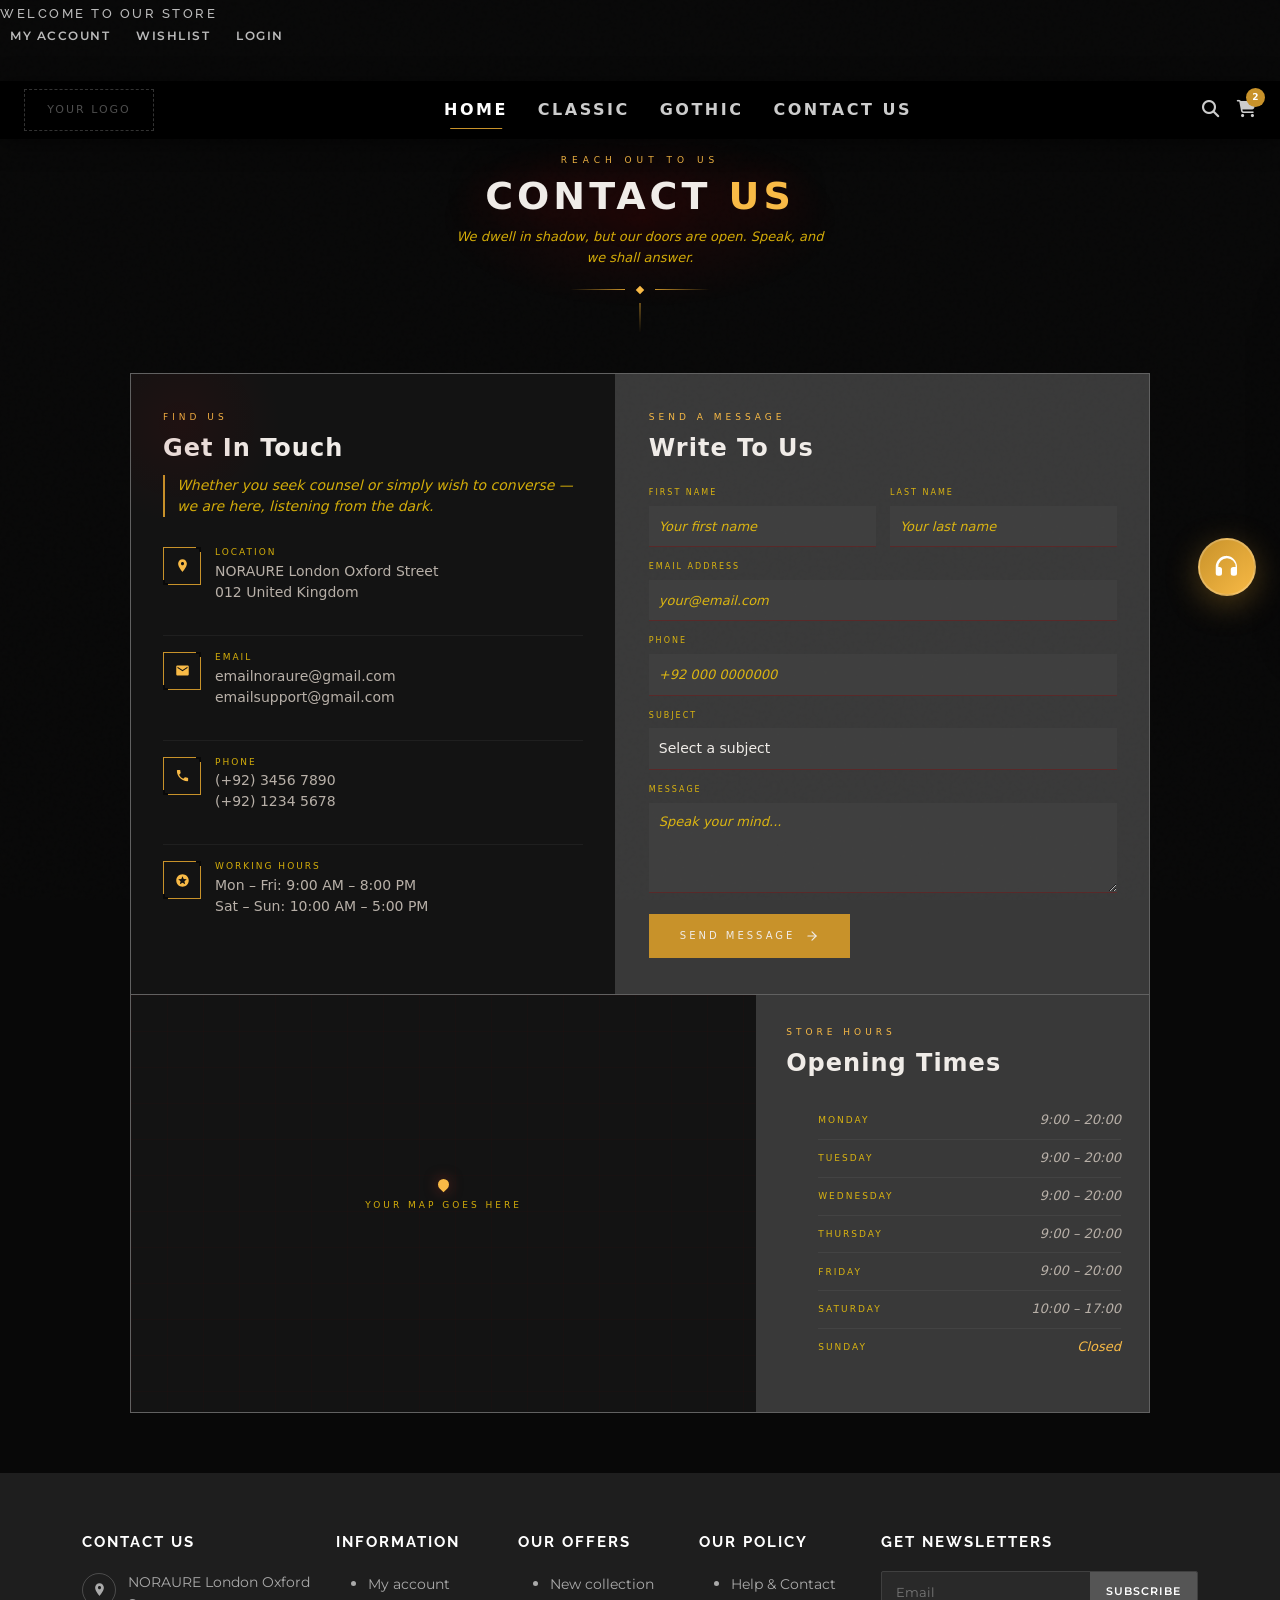
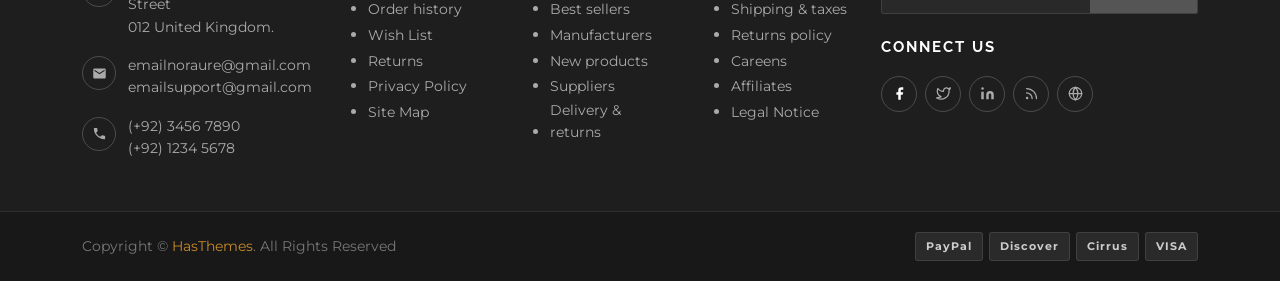
<file: contact.html>
<!DOCTYPE html>
<html lang="en">
<head>
<meta charset="UTF-8"/>
<meta name="viewport" content="width=device-width, initial-scale=1.0"/>
<title>Contact Us</title>
<link rel="stylesheet" href="style.css">
  <link href="https://fonts.googleapis.com/css2?family=Montserrat:wght@300;400;500;600;700;800&family=Raleway:wght@300;400;500;600;700&display=swap" rel="stylesheet"/>
  <!-- Bootstrap 5 CSS -->
  <link href="https://cdn.jsdelivr.net/npm/bootstrap@5.3.3/dist/css/bootstrap.min.css" rel="stylesheet"/>
  <!-- Font Awesome -->
  <link rel="stylesheet" href="https://cdnjs.cloudflare.com/ajax/libs/font-awesome/6.5.0/css/all.min.css"/>
<style>
    /* ══════════════════════════════
   CSS VARIABLES
══════════════════════════════ */

:root {
  --black:       #080808;
  --dark:        #0c0606;
  --card:        #131313;
  --card-hover:  #181818;
  --border:      rgba(255, 252, 252, 0.2);
  --border-dim:  rgba(255,255,255,0.05);
  --red:         #C8922A;
  --red-light:   #f8ba46;
  --red-glow:    rgba(139,0,0,0.15);
  --text:        #b8b0a8;
  --text-dim:    #fccf08d2;
  --white:       #f0ece8;
  --gold:        #f0a017;

}

/* ══════════════════════════════
   BASE
══════════════════════════════ */
*, *::before, *::after { box-sizing: border-box; margin: 0; padding: 0; }

body {
  background: var(--black);
  color: var(--text);
  line-height: 1.6;
}
/* Agar background transparent ho aur image na ho toh navbar dark dikhao */
.navbar.scrolled,
.contact-page .navbar {
  background: rgba(0,0,0,0.95) !important;
  box-shadow: 0 4px 24px rgba(0,0,0,0.5);
}
body::before {
  content: '';
  position: fixed;
  inset: 0;
  background-image: url("data:image/svg+xml,%3Csvg viewBox='0 0 256 256' xmlns='http://www.w3.org/2000/svg'%3E%3Cfilter id='noise'%3E%3CfeTurbulence type='fractalNoise' baseFrequency='0.9' numOctaves='4' stitchTiles='stitch'/%3E%3C/filter%3E%3Crect width='100%25' height='100%25' filter='url(%23noise)' opacity='0.04'/%3E%3C/svg%3E");
  pointer-events: none;
  z-index: 0;
  opacity: 0.4;
}

/* ══════════════════════════════
   HERO
══════════════════════════════ */
.contact-hero {
  position: relative;
  text-align: center;
  padding: 50px 20px 40px;
  overflow: hidden;
  z-index: 1;
}

.contact-hero::before {
  content: '';
  position: absolute;
  top: 50%; left: 50%;
  transform: translate(-50%, -50%);
  width: 400px; height: 180px;
  background: radial-gradient(ellipse, rgba(139,0,0,0.14) 0%, transparent 70%);
  pointer-events: none;
}

.contact-hero::after {
  content: '';
  position: absolute;
  bottom: 0; left: 50%;
  transform: translateX(-50%);
  width: 1px; height: 30px;
  background: linear-gradient(to bottom, var(--red), transparent);
}

.hero-eyebrow {
  font-family: var(--font-head);
  font-size: 9px;
  letter-spacing: 5px;
  text-transform: uppercase;
  color: var(--red-light);
  margin-bottom: 10px;
  opacity: 0;
  animation: fadeUp 0.7s ease 0.2s forwards;
}

.hero-title {
  font-family: var(--font-head);
  font-size: clamp(22px, 5vw, 38px);
  font-weight: 900;
  color: var(--white);
  line-height: 1;
  letter-spacing: 4px;
  text-transform: uppercase;
  margin-bottom: 12px;
  opacity: 0;
  animation: fadeUp 0.7s ease 0.35s forwards;
  text-shadow: 0 0 40px rgba(139,0,0,0.35);
}

.hero-title span { color: var(--red-light); }

.hero-sub {
  font-size: clamp(12px, 1.5vw, 13px);
  font-style: italic;
  color: var(--text-dim);
  max-width: 380px;
  margin: 0 auto;
  opacity: 0;
  animation: fadeUp 0.7s ease 0.5s forwards;
}

.hero-ornament {
  display: flex;
  align-items: center;
  justify-content: center;
  gap: 12px;
  margin: 18px auto 0;
  opacity: 0;
  animation: fadeUp 0.7s ease 0.65s forwards;
}

.hero-ornament::before,
.hero-ornament::after {
  content: '';
  width: 55px; height: 1px;
  background: linear-gradient(to right, transparent, var(--red));
}

.hero-ornament::after {
  background: linear-gradient(to left, transparent, var(--red));
}

.ornament-diamond {
  width: 6px; height: 6px;
  background: var(--red-light);
  transform: rotate(45deg);
}

/* ══════════════════════════════
   MAIN BODY
══════════════════════════════ */
.contact-body {
  position: relative;
  z-index: 1;
  max-width: 1060px;
  margin: 0 auto;
  padding: 40px 20px 60px;
}

/* ══════════════════════════════
   TOP GRID
══════════════════════════════ */
.contact-grid {
  display: grid;
  grid-template-columns: 1fr 1.1fr;
  gap: 2px;
  background: var(--border);
  border: 1px solid var(--border);
}

/* ── INFO PANEL ── */
.contact-info-panel {
  background: var(--card);
  padding: 36px 32px;
  position: relative;
  overflow: hidden;
}

.contact-info-panel::before {
  content: '';
  position: absolute;
  top: -50px; left: -50px;
  width: 200px; height: 200px;
  background: radial-gradient(circle, rgba(139,0,0,0.10) 0%, transparent 70%);
  pointer-events: none;
}

.panel-label {
  font-family: var(--font-head);
  font-size: 9px;
  letter-spacing: 4px;
  text-transform: uppercase;
  color: var(--red-light);
  margin-bottom: 10px;
}

.panel-title {
  font-family: var(--font-head);
  font-size: clamp(18px, 2.2vw, 24px);
  font-weight: 700;
  color: var(--white);
  line-height: 1.2;
  margin-bottom: 12px;
  letter-spacing: 1px;
}

.panel-desc {
  font-size: 14px;
  font-style: italic;
  color: var(--text-dim);
  margin-bottom: 30px;
  border-left: 2px solid var(--red);
  padding-left: 12px;
  line-height: 1.5;
}

.contact-items {
  display: flex;
  flex-direction: column;
  gap: 0;
}

.contact-item {
  display: flex;
  align-items: flex-start;
  gap: 14px;
  padding: 16px 0;
  border-bottom: 1px solid var(--border-dim);
}

.contact-item:first-child { padding-top: 0; }
.contact-item:last-child  { border-bottom: none; padding-bottom: 0; }

.ci-icon {
  flex-shrink: 0;
  width: 38px; height: 38px;
  border: 1px solid var(--red);
  display: flex;
  align-items: center;
  justify-content: center;
  position: relative;
  transition: background 0.3s;
}

.ci-icon::before,
.ci-icon::after {
  content: '';
  position: absolute;
  width: 5px; height: 5px;
  border-color: var(--black);
  border-style: solid;
}

.ci-icon::before { top: -1px; right: -1px; border-width: 2px 2px 0 0; }
.ci-icon::after  { bottom: -1px; left: -1px; border-width: 0 0 2px 2px; }

.contact-item:hover .ci-icon { background: var(--red); }

.ci-icon svg {
  width: 15px; height: 15px;
  fill: var(--red-light);
  transition: fill 0.3s;
}

.contact-item:hover .ci-icon svg { fill: #fff; }

.ci-text h5 {
  font-family: var(--font-head);
  font-size: 9px;
  letter-spacing: 2px;
  text-transform: uppercase;
  color: var(--text-dim);
  margin-bottom: 3px;
}

.ci-text p {
  font-size: 14px;
  color: var(--text);
  line-height: 1.5;
}

/* ── FORM PANEL ── */
.contact-form-panel {
  background: var(--darker);
  padding: 36px 32px;
}

.form-panel-label {
  font-family: var(--font-head);
  font-size: 9px;
  letter-spacing: 4px;
  text-transform: uppercase;
  color: var(--red-light);
  margin-bottom: 10px;
}

.form-panel-title {
  font-family: var(--font-head);
  font-size: clamp(18px, 2.2vw, 24px);
  font-weight: 700;
  color: var(--white);
  margin-bottom: 24px;
  letter-spacing: 1px;
}

.form-row {
  display: grid;
  grid-template-columns: 1fr 1fr;
  gap: 14px;
}

.form-group {
  margin-bottom: 14px;
}

.form-group label {
  display: block;
  font-family: var(--font-head);
  font-size: 8px;
  letter-spacing: 2px;
  text-transform: uppercase;
  color: var(--text-dim);
  margin-bottom: 6px;
}

.form-group input,
.form-group select,
.form-group textarea {
  width: 100%;
  background: rgba(255,255,255,0.03);
  border: none;
  border-bottom: 1px solid rgba(139,0,0,0.35);
  color: var(--white);
  font-family: var(--font-body);
  font-size: 14px;
  padding: 9px 10px;
  outline: none;
  transition: border-color 0.3s, background 0.3s;
  -webkit-appearance: none;
}

.form-group select option { background: #1a1a1a; color: var(--white); }

.form-group input:focus,
.form-group select:focus,
.form-group textarea:focus {
  border-color: var(--red-light);
  background: rgba(139,0,0,0.04);
}

.form-group input::placeholder,
.form-group textarea::placeholder {
  color: var(--text-dim);
  font-style: italic;
  font-size: 13px;
}

.form-group textarea {
  resize: vertical;
  min-height: 90px;
}

.submit-btn {
  display: inline-flex;
  align-items: center;
  gap: 10px;
  font-family: var(--font-head);
  font-size: 10px;
  letter-spacing: 3px;
  text-transform: uppercase;
  color: var(--white);
  background: var(--red);
  border: 1px solid var(--red);
  padding: 13px 30px;
  cursor: pointer;
  transition: background 0.3s, border-color 0.3s;
}

.submit-btn:hover {
  background: var(--red-light);
  border-color: var(--red-light);
}

.submit-btn svg {
  width: 14px; height: 14px;
  fill: none;
  stroke: currentColor;
  stroke-width: 2;
  stroke-linecap: round;
  stroke-linejoin: round;
  transition: transform 0.3s;
}

.submit-btn:hover svg { transform: translateX(4px); }

/* ══════════════════════════════
   BOTTOM ROW
══════════════════════════════ */
.contact-bottom-row {
  display: grid;
  grid-template-columns: 1.6fr 1fr;
  gap: 2px;
  background: var(--border);
  border: 1px solid var(--border);
  border-top: none;
}

.map-panel {
  background: var(--card);
  min-height: 220px;
  position: relative;
  overflow: hidden;
  display: flex;
  align-items: center;
  justify-content: center;
}

.map-panel iframe {
  position: absolute;
  inset: 0;
  width: 100%;
  height: 100%;
  border: none;
  filter: grayscale(1) invert(0.9) contrast(0.85);
  opacity: 0.5;
}

.map-placeholder {
  position: absolute;
  inset: 0;
  background:
    linear-gradient(rgba(139,0,0,0.04) 1px, transparent 1px),
    linear-gradient(90deg, rgba(139,0,0,0.04) 1px, transparent 1px);
  background-size: 36px 36px;
}

.map-overlay-text {
  position: relative;
  z-index: 2;
  text-align: center;
  pointer-events: none;
}

.map-overlay-text p {
  font-family: var(--font-head);
  font-size: 9px;
  letter-spacing: 3px;
  color: var(--text-dim);
  text-transform: uppercase;
}

.map-pin {
  width: 11px; height: 11px;
  background: var(--red-light);
  border-radius: 50% 50% 50% 0;
  transform: rotate(-45deg);
  margin: 0 auto 8px;
  box-shadow: 0 0 14px rgba(192,57,43,0.5);
}

/* ── STORE HOURS ── */
.store-panel {
  background: var(--darker);
  padding: 30px 28px;
}

.hours-list {
  list-style: none;
  margin-top: 4px;
}

.hours-list li {
  display: flex;
  justify-content: space-between;
  align-items: center;
  padding: 8px 0;
  border-bottom: 1px solid var(--border-dim);
  font-size: 13px;
}

.hours-list li:last-child { border-bottom: none; }

.hours-list .day {
  font-family: var(--font-head);
  font-size: 9px;
  letter-spacing: 2px;
  text-transform: uppercase;
  color: var(--text-dim);
}

.hours-list .time { color: var(--text); font-style: italic; }
.hours-list .closed { color: var(--red-light); font-style: italic; }

/* ══════════════════════════════
   ANIMATION
══════════════════════════════ */
@keyframes fadeUp {
  from { opacity: 0; transform: translateY(20px); }
  to   { opacity: 1; transform: translateY(0); }
}

/* ══════════════════════════════
   RESPONSIVE
══════════════════════════════ */
@media (max-width: 991px) {
  .contact-grid,
  .contact-bottom-row { grid-template-columns: 1fr; }
  .map-panel { min-height: 200px; }
  .form-row  { grid-template-columns: 1fr; }
}

@media (max-width: 768px) {
  .contact-hero { padding: 40px 16px 30px; }
  .contact-body { padding: 30px 14px 50px; }
  .contact-info-panel,
  .contact-form-panel,
  .store-panel { padding: 28px 20px; }
}

@media (max-width: 480px) {
  .submit-btn { width: 100%; justify-content: center; }
  .hero-ornament::before,
  .hero-ornament::after { width: 30px; }
}
</style>
</head>
<body class="contact-page"> 
<header>
  <!-- ════ TOP BAR ════ -->
  <div class="top-bar">
    <span class="welcome-text">Welcome To Our Store</span>
    <div class="top-actions">
      <a href="#">My Account</a>
      <a href="#">Wishlist</a>
      <a href="#">Login</a>
    </div>
  </div>

  <!-- ════ NAVBAR ════ -->
  <nav class="navbar navbar-expand-lg" id="mainNavbar">
    <div class="container-fluid px-4">

      <a href="#" class="text-decoration-none">
        <div class="logo-placeholder">Your Logo</div>
      </a>

      <button class="navbar-toggler" type="button"
        data-bs-toggle="collapse" data-bs-target="#navMenu">
        <span class="navbar-toggler-icon"></span>
      </button>

      <div class="collapse navbar-collapse justify-content-center" id="navMenu">
        <ul class="navbar-nav">

          <li class="nav-item">
            <a class="nav-link active" href="index.html">Home</a>
          </li>
             <li class="nav-item">
            <a class="nav-link a" href="#">Classic</a>
          </li>
          <li class="nav-item">
            <a class="nav-link " href="gothic.html">Gothic</a>
          </li>
       
          <li class="nav-item">
            <a class="nav-link" href="contact.html">Contact us</a>
          </li>

        </ul>
      </div>

      <div class="nav-right-icons">
        <!-- sirf search icon wali line replace karo -->
<a href="#" id="searchBtn"><i class="fa-solid fa-magnifying-glass"></i></a>
        <a href="#" style="position:relative;">
          <i class="fa-solid fa-cart-shopping"></i>
          <span class="cart-badge">2</span>
        </a>
      </div>

    </div>
  </nav>
</header> 
<main>
<!-- ══ HERO ══ -->
<div class="contact-hero">
  <p class="hero-eyebrow">Reach Out To Us</p>
  <h1 class="hero-title">Contact <span>Us</span></h1>
  <p class="hero-sub">We dwell in shadow, but our doors are open. Speak, and we shall answer.</p>
  <div class="hero-ornament">
    <div class="ornament-diamond"></div>
  </div>
</div>

<!-- ══ MAIN BODY ══ -->
<div class="contact-body">

  <!-- TOP ROW: Info + Form -->
  <div class="contact-grid">

    <!-- LEFT: Contact Info -->
    <div class="contact-info-panel">
      <p class="panel-label">Find Us</p>
      <h2 class="panel-title">Get In Touch</h2>
      <p class="panel-desc">Whether you seek counsel or simply wish to converse — we are here, listening from the dark.</p>

      <div class="contact-items">

        <div class="contact-item">
          <div class="ci-icon">
            <svg viewBox="0 0 24 24"><path d="M12 2C8.13 2 5 5.13 5 9c0 5.25 7 13 7 13s7-7.75 7-13c0-3.87-3.13-7-7-7zm0 9.5c-1.38 0-2.5-1.12-2.5-2.5s1.12-2.5 2.5-2.5 2.5 1.12 2.5 2.5-1.12 2.5-2.5 2.5z"/></svg>
          </div>
          <div class="ci-text">
            <h5>Location</h5>
            <p>NORAURE London Oxford Street<br>012 United Kingdom</p>
          </div>
        </div>

        <div class="contact-item">
          <div class="ci-icon">
            <svg viewBox="0 0 24 24"><path d="M20 4H4c-1.1 0-2 .9-2 2v12c0 1.1.9 2 2 2h16c1.1 0 2-.9 2-2V6c0-1.1-.9-2-2-2zm0 4l-8 5-8-5V6l8 5 8-5v2z"/></svg>
          </div>
          <div class="ci-text">
            <h5>Email</h5>
            <p>emailnoraure@gmail.com<br>emailsupport@gmail.com</p>
          </div>
        </div>

        <div class="contact-item">
          <div class="ci-icon">
            <svg viewBox="0 0 24 24"><path d="M6.62 10.79c1.44 2.83 3.76 5.14 6.59 6.59l2.2-2.2c.27-.27.67-.36 1.02-.24 1.12.37 2.33.57 3.57.57.55 0 1 .45 1 1V20c0 .55-.45 1-1 1-9.39 0-17-7.61-17-17 0-.55.45-1 1-1h3.5c.55 0 1 .45 1 1 0 1.25.2 2.45.57 3.57.11.35.03.74-.25 1.02l-2.2 2.2z"/></svg>
          </div>
          <div class="ci-text">
            <h5>Phone</h5>
            <p>(+92) 3456 7890<br>(+92) 1234 5678</p>
          </div>
        </div>

        <div class="contact-item">
          <div class="ci-icon">
            <svg viewBox="0 0 24 24"><path d="M11.99 2C6.47 2 2 6.48 2 12s4.47 10 9.99 10C17.52 22 22 17.52 22 12S17.52 2 11.99 2zm4.24 16L12 15.45 7.77 18l1.12-4.81-3.73-3.23 4.92-.42L12 5l1.92 4.53 4.92.42-3.73 3.23L16.23 18z"/></svg>
          </div>
          <div class="ci-text">
            <h5>Working Hours</h5>
            <p>Mon – Fri: 9:00 AM – 8:00 PM<br>Sat – Sun: 10:00 AM – 5:00 PM</p>
          </div>
        </div>

      </div>
    </div>

    <!-- RIGHT: Form -->
    <div class="contact-form-panel">
      <p class="form-panel-label">Send a Message</p>
      <h2 class="form-panel-title">Write To Us</h2>

      <form>
        <div class="form-row">
          <div class="form-group">
            <label>First Name</label>
            <input type="text" placeholder="Your first name"/>
          </div>
          <div class="form-group">
            <label>Last Name</label>
            <input type="text" placeholder="Your last name"/>
          </div>
        </div>

        <div class="form-group">
          <label>Email Address</label>
          <input type="email" placeholder="your@email.com"/>
        </div>

        <div class="form-group">
          <label>Phone</label>
          <input type="tel" placeholder="+92 000 0000000"/>
        </div>

        <div class="form-group">
          <label>Subject</label>
          <select>
            <option value="" disabled selected>Select a subject</option>
            <option>General Inquiry</option>
            <option>Order Support</option>
            <option>Returns & Refunds</option>
            <option>Wholesale</option>
            <option>Other</option>
          </select>
        </div>

        <div class="form-group">
          <label>Message</label>
          <textarea placeholder="Speak your mind..."></textarea>
        </div>

        <button type="submit" class="submit-btn">
          Send Message
          <svg viewBox="0 0 24 24"><line x1="5" y1="12" x2="19" y2="12"/><polyline points="12 5 19 12 12 19"/></svg>
        </button>
      </form>
    </div>

  </div><!-- /contact-grid -->

  <!-- BOTTOM ROW: Map + Hours -->
  <div class="contact-bottom-row">

    <!-- Map -->
    <div class="map-panel">
      <div class="map-placeholder"></div>
      <!-- Replace src with your actual Google Maps embed URL -->
      <!-- <iframe src="YOUR_GOOGLE_MAPS_EMBED_URL" allowfullscreen loading="lazy"></iframe> -->
      <div class="map-overlay-text">
        <div class="map-pin"></div>
        <p>Your Map Goes Here</p>
      </div>
    </div>

    <!-- Store Hours -->
    <div class="store-panel">
      <p class="panel-label">Store Hours</p>
      <h3 class="panel-title" style="font-size:clamp(18px,2.2vw,24px); margin-bottom:24px;">Opening Times</h3>
      <ul class="hours-list">
        <li><span class="day">Monday</span><span class="time">9:00 – 20:00</span></li>
        <li><span class="day">Tuesday</span><span class="time">9:00 – 20:00</span></li>
        <li><span class="day">Wednesday</span><span class="time">9:00 – 20:00</span></li>
        <li><span class="day">Thursday</span><span class="time">9:00 – 20:00</span></li>
        <li><span class="day">Friday</span><span class="time">9:00 – 20:00</span></li>
        <li><span class="day">Saturday</span><span class="time">10:00 – 17:00</span></li>
        <li><span class="day">Sunday</span><span class="closed">Closed</span></li>
      </ul>
    </div>

  </div><!-- /contact-bottom-row -->

</div><!-- /contact-body -->
</main>
<footer class="site-footer">
  <div class="footer-main">
    <div class="container">
      <div class="row g-4">

        <!-- Contact Us -->
        <div class="col-12 col-sm-6 col-lg">
          <h6 class="footer-heading">Contact Us</h6>
          <ul class="footer-contact-list">
            <li>
              <div class="footer-icon-wrap">
                <svg viewBox="0 0 24 24"><path d="M12 2C8.13 2 5 5.13 5 9c0 5.25 7 13 7 13s7-7.75 7-13c0-3.87-3.13-7-7-7zm0 9.5c-1.38 0-2.5-1.12-2.5-2.5s1.12-2.5 2.5-2.5 2.5 1.12 2.5 2.5-1.12 2.5-2.5 2.5z"/></svg>
              </div>
              <span>NORAURE London Oxford Street<br>012 United Kingdom.</span>
            </li>
            <li>
              <div class="footer-icon-wrap">
                <svg viewBox="0 0 24 24"><path d="M20 4H4c-1.1 0-2 .9-2 2v12c0 1.1.9 2 2 2h16c1.1 0 2-.9 2-2V6c0-1.1-.9-2-2-2zm0 4l-8 5-8-5V6l8 5 8-5v2z"/></svg>
              </div>
              <span>emailnoraure@gmail.com<br>emailsupport@gmail.com</span>
            </li>
            <li>
              <div class="footer-icon-wrap">
                <svg viewBox="0 0 24 24"><path d="M6.62 10.79c1.44 2.83 3.76 5.14 6.59 6.59l2.2-2.2c.27-.27.67-.36 1.02-.24 1.12.37 2.33.57 3.57.57.55 0 1 .45 1 1V20c0 .55-.45 1-1 1-9.39 0-17-7.61-17-17 0-.55.45-1 1-1h3.5c.55 0 1 .45 1 1 0 1.25.2 2.45.57 3.57.11.35.03.74-.25 1.02l-2.2 2.2z"/></svg>
              </div>
              <span>(+92) 3456 7890<br>(+92) 1234 5678</span>
            </li>
          </ul>
        </div>

        <!-- Information -->
        <div class="col-12 col-sm-6 col-lg">
          <h6 class="footer-heading">Information</h6>
          <ul class="footer-links">
            <li><a href="#">My account</a></li>
            <li><a href="#">Order history</a></li>
            <li><a href="#">Wish List</a></li>
            <li><a href="#">Returns</a></li>
            <li><a href="#">Privacy Policy</a></li>
            <li><a href="#">Site Map</a></li>
          </ul>
        </div>

        <!-- Our Offers -->
        <div class="col-12 col-sm-6 col-lg">
          <h6 class="footer-heading">Our Offers</h6>
          <ul class="footer-links">
            <li><a href="#">New collection</a></li>
            <li><a href="#">Best sellers</a></li>
            <li><a href="#">Manufacturers</a></li>
            <li><a href="#">New products</a></li>
            <li><a href="#">Suppliers</a></li>
            <li><a href="#">Delivery &amp; returns</a></li>
          </ul>
        </div>

        <!-- Our Policy -->
        <div class="col-12 col-sm-6 col-lg">
          <h6 class="footer-heading">Our Policy</h6>
          <ul class="footer-links">
            <li><a href="#">Help &amp; Contact</a></li>
            <li><a href="#">Shipping &amp; taxes</a></li>
            <li><a href="#">Returns policy</a></li>
            <li><a href="#">Careens</a></li>
            <li><a href="#">Affiliates</a></li>
            <li><a href="#">Legal Notice</a></li>
          </ul>
        </div>

        <!-- Newsletter + Social -->
        <div class="col-12 col-sm-6 col-lg">
          <h6 class="footer-heading">Get Newsletters</h6>
          <div class="footer-newsletter">
            <input type="email" placeholder="Email" class="newsletter-input"/>
            <button class="newsletter-btn">Subscribe</button>
          </div>

          <h6 class="footer-heading mt-4">Connect Us</h6>
          <div class="footer-socials">
            <a href="#" class="social-btn social-fb" title="Facebook">
              <svg viewBox="0 0 24 24"><path d="M18 2h-3a5 5 0 0 0-5 5v3H7v4h3v8h4v-8h3l1-4h-4V7a1 1 0 0 1 1-1h3z"/></svg>
            </a>
            <a href="#" class="social-btn social-tw" title="Twitter">
              <svg viewBox="0 0 24 24"><path d="M23 3a10.9 10.9 0 0 1-3.14 1.53 4.48 4.48 0 0 0-7.86 3v1A10.66 10.66 0 0 1 3 4s-4 9 5 13a11.64 11.64 0 0 1-7 2c9 5 20 0 20-11.5a4.5 4.5 0 0 0-.08-.83A7.72 7.72 0 0 0 23 3z"/></svg>
            </a>
            <a href="#" class="social-btn social-li" title="LinkedIn">
              <svg viewBox="0 0 24 24"><path d="M16 8a6 6 0 0 1 6 6v7h-4v-7a2 2 0 0 0-2-2 2 2 0 0 0-2 2v7h-4v-7a6 6 0 0 1 6-6zM2 9h4v12H2z"/><circle cx="4" cy="4" r="2"/></svg>
            </a>
            <a href="#" class="social-btn social-rss" title="RSS">
              <svg viewBox="0 0 24 24"><path d="M4 11a9 9 0 0 1 9 9M4 4a16 16 0 0 1 16 16"/><circle cx="5" cy="19" r="1"/></svg>
            </a>
            <a href="#" class="social-btn social-web" title="Website">
              <svg viewBox="0 0 24 24"><circle cx="12" cy="12" r="10"/><line x1="2" y1="12" x2="22" y2="12"/><path d="M12 2a15.3 15.3 0 0 1 4 10 15.3 15.3 0 0 1-4 10 15.3 15.3 0 0 1-4-10 15.3 15.3 0 0 1 4-10z"/></svg>
            </a>
          </div>
        </div>

      </div>
    </div>
  </div>

  <!-- Footer Bottom -->
  <div class="footer-bottom">
    <div class="container">
      <div class="footer-bottom-inner">
        <p class="footer-copy">Copyright &copy; <a href="#">HasThemes</a>. All Rights Reserved</p>
        <div class="footer-payments">
          <span class="payment-badge">PayPal</span>
          <span class="payment-badge">Discover</span>
          <span class="payment-badge">Cirrus</span>
          <span class="payment-badge">VISA</span>
        </div>
      </div>
    </div>
  </div>
</footer>
  <script src="https://cdn.jsdelivr.net/npm/bootstrap@5.3.3/dist/js/bootstrap.bundle.min.js"></script>
<script src="script.js"></script>
<script src="music-player.js"></script>
</body>
</html>
</file>
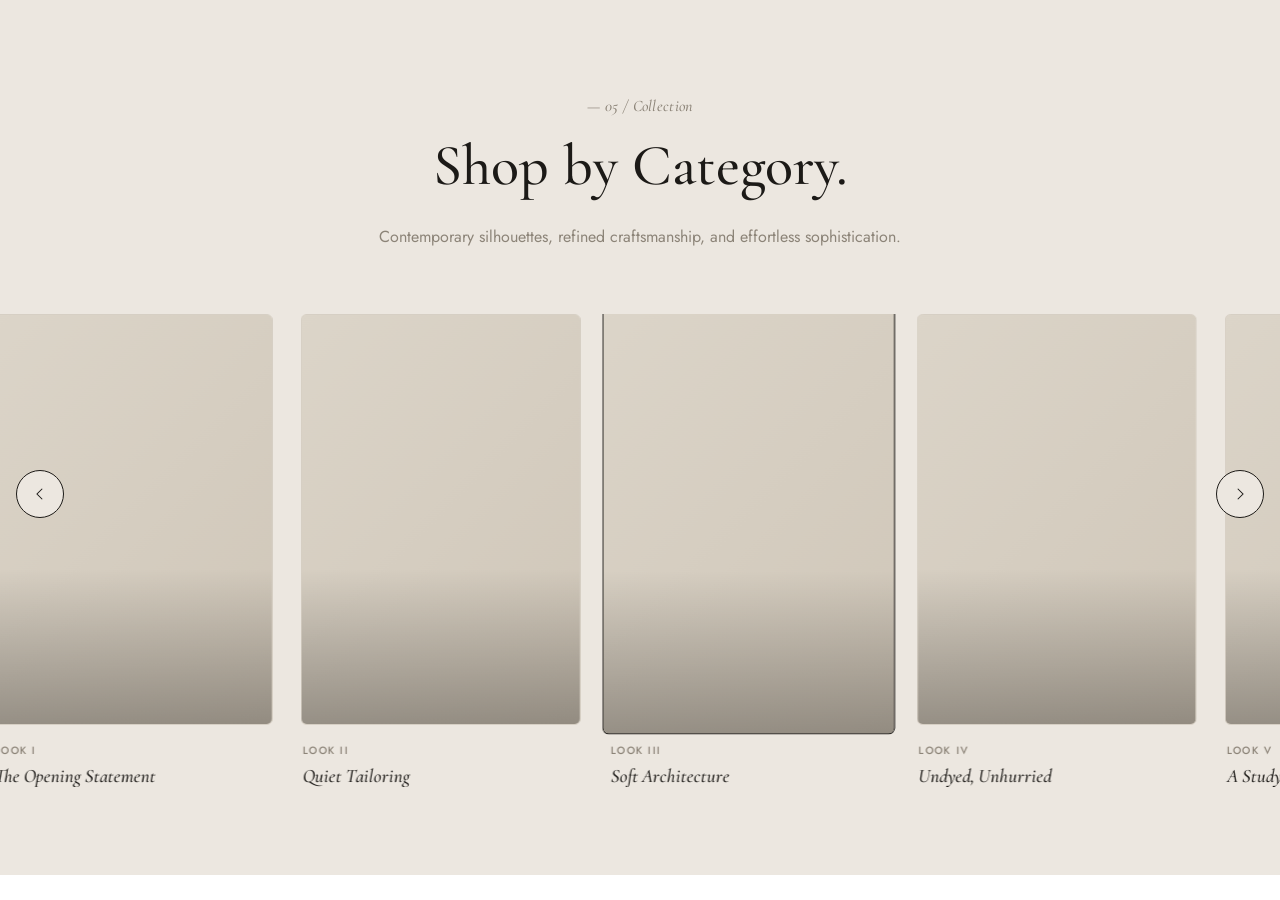
<file: index2.html>
<!DOCTYPE html>
<html lang="en">
<head>
<meta charset="UTF-8">
<meta name="viewport" content="width=device-width, initial-scale=1.0">
<title>Crafted for timeless elegance.</title>
<link rel="preconnect" href="https://fonts.googleapis.com">
<link rel="preconnect" href="https://fonts.gstatic.com" crossorigin>
<link href="https://fonts.googleapis.com/css2?family=Cormorant+Garamond:ital,wght@0,400;0,500;0,600;1,400;1,500&family=Jost:wght@400;500;600&display=swap" rel="stylesheet">
<style>

  :root{
    --cw-bg:#ece7e0;
    --cw-ink:#1c1a17;
    --cw-muted:#8c8478;
    --cw-border:#d6cfc4;
    --cw-card-bg:#dcd5c9;
    --cw-white:#f7f5f1;
    --cw-ease:cubic-bezier(.22,.61,.36,1);
  }

  *{ margin:0; padding:0; box-sizing:border-box; }

  .cw-section{
    background:var(--cw-bg);
    font-family:'Jost', sans-serif;
    padding:96px 0 88px;
    overflow:hidden;
    opacity:0;
    transform:translateY(32px);
    transition:opacity 0.9s cubic-bezier(.16,1,.3,1), transform 0.9s cubic-bezier(.16,1,.3,1);
  }

  .cw-section.cw-visible{
    opacity:1;
    transform:translateY(0);
  }

  /* ===== Header ===== */

  .cw-header{
    width:90%;
    max-width:900px;
    margin:0 auto 64px;
    text-align:center;
  }

  .cw-label{
    font-family:'Cormorant Garamond', serif;
    font-style:italic;
    font-weight:500;
    font-size:16px;
    letter-spacing:0.02em;
    color:var(--cw-muted);
    margin-bottom:18px;
  }

  .cw-heading{
    font-family:'Cormorant Garamond', serif;
    font-weight:500;
    font-size:clamp(36px, 5vw, 58px);
    line-height:1.12;
    color:var(--cw-ink);
    margin-bottom:24px;
  }

  .cw-heading em{
    font-style:italic;
    font-weight:400;
  }

  .cw-subheading{
    font-family:'Jost', sans-serif;
    font-weight:400;
    font-size:16px;
    line-height:1.7;
    color:var(--cw-muted);
    max-width:540px;
    margin:0 auto;
  }

  /* ===== Carousel shell ===== */

  .cw-carousel{
    position:relative;
  }

  .cw-track-viewport{
    overflow:hidden;
    width:100%;
    cursor:grab;
  }

  .cw-track-viewport.cw-dragging{
    cursor:grabbing;
  }

  .cw-track{
    display:flex;
    will-change:transform;
  }

  .cw-track.cw-no-transition{
    transition:none !important;
  }

  /* ===== Card ===== */

  .cw-card{
    flex:0 0 auto;
    width:280px;
    margin-right:28px;
    user-select:none;
    -webkit-user-select:none;
    opacity:0;
    transform:translateY(28px) scale(0.96);
    transition:opacity 0.7s ease, transform 0.55s var(--cw-ease);
  }

  .cw-card.cw-visible{
    opacity:1;
    transform:translateY(0) scale(1);
  }

  .cw-card-frame{
    position:relative;
    width:100%;
    aspect-ratio:3/4.4;
    border-radius:6px;
    overflow:hidden;
    border:1px solid var(--cw-border);
    background:var(--cw-card-bg);
    transition:transform 0.5s var(--cw-ease), border-color 0.5s ease;
  }

  /* Fallback for engines without aspect-ratio support: padding-top hack */
  @supports not (aspect-ratio: 1/1){
    .cw-card-frame{
      height:0;
      padding-top:146.6%;
    }
  }

  .image-placeholder{
    position:absolute;
    inset:0;
    width:100%;
    height:100%;
    background:linear-gradient(135deg, var(--cw-card-bg) 0%, #cfc6b8 100%);
    transition:transform 0.6s var(--cw-ease);
  }

  .cw-card img{
    position:absolute;
    inset:0;
    width:100%;
    height:100%;
    object-fit:cover;
    transition:transform 0.6s var(--cw-ease);
  }

  .cw-card-frame::after{
    content:'';
    position:absolute;
    inset:0;
    background:linear-gradient(to top, rgba(20,17,13,0.32) 0%, rgba(20,17,13,0) 38%);
    pointer-events:none;
  }

  .cw-card-meta{
    padding:18px 2px 0;
  }

  .cw-card-label{
    font-family:'Jost', sans-serif;
    font-weight:500;
    font-size:10.5px;
    letter-spacing:0.12em;
    text-transform:uppercase;
    color:var(--cw-muted);
    margin-bottom:6px;
  }

  .cw-card-title{
    font-family:'Cormorant Garamond', serif;
    font-style:italic;
    font-weight:500;
    font-size:19px;
    color:var(--cw-ink);
  }

  /* Hover (desktop, fine pointer only) */
  @media (hover:hover) and (pointer:fine){
    .cw-card:hover .cw-card-frame{
      transform:translateY(-10px);
    }
    .cw-card:hover .image-placeholder,
    .cw-card:hover img{
      transform:scale(1.05);
    }
  }

  /* Active / center card emphasis */
  .cw-card.cw-active .cw-card-frame{
    transform:scale(1.045);
    border-color:var(--cw-ink);
  }

  @media (hover:hover) and (pointer:fine){
    .cw-card.cw-active:hover .cw-card-frame{
      transform:translateY(-10px) scale(1.045);
    }
  }

  /* ===== Arrows ===== */

  .cw-arrow{
    position:absolute;
    top:38%;
    width:48px;
    height:48px;
    border-radius:50%;
    border:1px solid var(--cw-ink);
    background:var(--cw-bg);
    display:flex;
    align-items:center;
    justify-content:center;
    cursor:pointer;
    z-index:5;
    transition:background 0.35s ease, transform 0.35s ease, opacity 0.35s ease;
  }

  .cw-arrow:hover{
    background:var(--cw-ink);
    transform:translateY(-50%) scale(1.06);
  }

  .cw-arrow:hover svg{ stroke:var(--cw-white); }

  .cw-arrow svg{
    width:18px;
    height:18px;
    stroke:var(--cw-ink);
    fill:none;
    stroke-width:1.4;
    transition:stroke 0.35s ease;
  }

  .cw-arrow-prev{ left:16px; transform:translateY(-50%); }
  .cw-arrow-next{ right:16px; transform:translateY(-50%); }

  .cw-arrow:focus-visible{
    outline:2px solid var(--cw-ink);
    outline-offset:3px;
  }

  @media (max-width: 760px){
    .cw-arrow{ display:none; }
  }

  /* ===== Responsive card sizing =====
     Desktop: ~4 visible | Tablet: ~3 visible | Mobile: ~1.2-1.5 visible */

  @media (max-width: 1180px){
    .cw-card{ width:248px; margin-right:24px; }
  }

  @media (max-width: 900px){
    .cw-card{ width:230px; margin-right:20px; }
  }

  @media (max-width: 760px){
    .cw-section{ padding:72px 0 64px; }
    .cw-header{ margin-bottom:44px; }
    .cw-card{ width:210px; margin-right:16px; }
  }

  @media (max-width: 520px){
    .cw-card{ width:62vw; margin-right:14px; }
  }

  @media (prefers-reduced-motion: reduce){
    .cw-section, .cw-card, .cw-card-frame, .image-placeholder, .cw-card img{
      transition:none !important;
    }
    .cw-card:hover .cw-card-frame{ transform:none; }
  }

</style>
</head>
<body>

<section class="cw-section" id="cw-section">

  <div class="cw-header">
    <p class="cw-label">— 05 / Collection</p>
    <h2 class="cw-heading">Shop by Category.</em></h2>
    <p class="cw-subheading">Contemporary silhouettes, refined craftsmanship, and effortless sophistication.</p>
  </div>

  <div class="cw-carousel">
    <button class="cw-arrow cw-arrow-prev" type="button" aria-label="Previous">
      <svg viewBox="0 0 24 24"><path d="M15 5l-7 7 7 7"/></svg>
    </button>
    <button class="cw-arrow cw-arrow-next" type="button" aria-label="Next">
      <svg viewBox="0 0 24 24"><path d="M9 5l7 7-7 7"/></svg>
    </button>

    <div class="cw-track-viewport" id="cw-viewport">
      <div class="cw-track" id="cw-track">
        <!-- 8 cards injected by JS (with clones for infinite loop) -->
      </div>
    </div>
  </div>

</section>

<script>
(function(){

  var CARD_DATA = [
    { label: 'Look I',    title: 'The Opening Statement' },
    { label: 'Look II',   title: 'Quiet Tailoring' },
    { label: 'Look III',  title: 'Soft Architecture' },
    { label: 'Look IV',   title: 'Undyed, Unhurried' },
    { label: 'Look V',    title: 'A Study in Drape' },
    { label: 'Look VI',   title: 'Evening, Reconsidered' },
    { label: 'Look VII',  title: 'The Long Line' },
    { label: 'Look VIII', title: 'Final Cut' }
  ];

  function cardHTML(item){
    return (
      '<div class="cw-card">' +
        '<div class="cw-card-frame">' +
          '<div class="image-placeholder"></div>' +
        '</div>' +
        '<div class="cw-card-meta">' +
          '<p class="cw-card-label">' + item.label + '</p>' +
          '<p class="cw-card-title">' + item.title + '</p>' +
        '</div>' +
      '</div>'
    );
  }

  var track = document.getElementById('cw-track');
  var viewport = document.getElementById('cw-viewport');
  var section = document.getElementById('cw-section');

  // Build track: [clone-set][real-set][clone-set] for seamless infinite loop
  var realHTML = CARD_DATA.map(cardHTML).join('');
  track.innerHTML = realHTML + realHTML + realHTML;

  var allCards = Array.prototype.slice.call(track.querySelectorAll('.cw-card'));
  var setLength = CARD_DATA.length;

  /* ---- Reveal on scroll ---- */
  if (!('IntersectionObserver' in window)){
    section.classList.add('cw-visible');
    allCards.forEach(function(c){ c.classList.add('cw-visible'); });
  } else {
    var revealObserver = new IntersectionObserver(function(entries, obs){
      entries.forEach(function(entry){
        if (entry.isIntersecting){
          entry.target.classList.add('cw-visible');
          var middleSet = allCards.slice(setLength, setLength * 2);
          middleSet.forEach(function(card, i){
            setTimeout(function(){ card.classList.add('cw-visible'); }, i * 90);
          });
          // edge clone sets show immediately (no stagger) so there are no blank gaps during drag/loop
          allCards.forEach(function(c){
            if (middleSet.indexOf(c) === -1){ c.classList.add('cw-visible'); }
          });
          obs.unobserve(entry.target);
        }
      });
    }, { threshold: 0.1 });
    revealObserver.observe(section);
  }

  /* ---- Carousel mechanics ---- */
  var cardWidth = 0;
  var gap = 0;
  var step = 0;
  var currentIndex = setLength; // start in the middle (real) set
  var isDragging = false;
  var dragMoved = false;
  var dragStartX = 0;
  var dragStartOffset = 0;
  var currentOffset = 0;
  var autoplaySpeed = 0.45; // px per frame, continuous drift
  var rafId = null;
  var isPaused = false;
  var resumeTimer = null;

  function measure(){
    var sample = allCards[0];
    var rect = sample.getBoundingClientRect();
    var styles = window.getComputedStyle(sample);
    cardWidth = rect.width;
    gap = parseFloat(styles.marginRight) || 0;
    step = cardWidth + gap;
  }

  function setOffset(x){
    track.style.transform = 'translateX(' + x + 'px)';
    currentOffset = x;
  }

  function jumpToIndex(index, animate){
    var target = -(index * step);
    if (animate){
      track.style.transition = 'transform 0.6s cubic-bezier(.22,.61,.36,1)';
    } else {
      track.classList.add('cw-no-transition');
    }
    setOffset(target);
    currentIndex = index;
    updateActiveCard();
    if (!animate){
      requestAnimationFrame(function(){ track.classList.remove('cw-no-transition'); });
    }
  }

  function updateActiveCard(){
    var viewportWidth = viewport.getBoundingClientRect().width;
    var centerX = -currentOffset + viewportWidth / 2;
    var closest = null;
    var closestDist = Infinity;
    allCards.forEach(function(card){
      var cardCenter = card.offsetLeft + cardWidth / 2;
      var dist = Math.abs(cardCenter - centerX);
      if (dist < closestDist){
        closestDist = dist;
        closest = card;
      }
    });
    allCards.forEach(function(c){ c.classList.remove('cw-active'); });
    if (closest){ closest.classList.add('cw-active'); }
  }

  function normalizeLoop(){
    var original = currentIndex;
    while (currentIndex >= setLength * 2){
      currentIndex -= setLength;
    }
    while (currentIndex < setLength){
      currentIndex += setLength;
    }
    if (currentIndex !== original){
      jumpToIndex(currentIndex, false);
    }
  }

  function pauseAutoplayBriefly(){
    isPaused = true;
    clearTimeout(resumeTimer);
    resumeTimer = setTimeout(function(){ isPaused = false; }, 2600);
  }

  function goNext(){
    pauseAutoplayBriefly();
    currentIndex += 1;
    normalizeLoop();
    jumpToIndex(currentIndex, true);
  }

  function goPrev(){
    pauseAutoplayBriefly();
    currentIndex -= 1;
    normalizeLoop();
    jumpToIndex(currentIndex, true);
  }

  /* ---- Continuous autoplay drift ---- */
  function autoplayTick(){
    if (!isPaused && !isDragging && step > 0){
      var next = currentOffset - autoplaySpeed;
      track.style.transition = 'none';

      var totalSetWidth = setLength * step;
      // wrap seamlessly once we've drifted a full set-width past the middle anchor
      if (Math.abs(next) >= totalSetWidth * 2){
        next += totalSetWidth;
      }
      setOffset(next);
      currentIndex = Math.round(-currentOffset / step);
    }
    rafId = requestAnimationFrame(autoplayTick);
  }

  /* ---- Drag / swipe support ---- */
  function onPointerDown(e){
    isDragging = true;
    dragMoved = false;
    isPaused = true;
    viewport.classList.add('cw-dragging');
    dragStartX = (e.touches ? e.touches[0].clientX : e.clientX);
    dragStartOffset = currentOffset;
    track.style.transition = 'none';
  }

  function onPointerMove(e){
    if (!isDragging) return;
    var x = (e.touches ? e.touches[0].clientX : e.clientX);
    var delta = x - dragStartX;
    if (Math.abs(delta) > 3){ dragMoved = true; }
    setOffset(dragStartOffset + delta);
  }

  function onPointerUp(){
    if (!isDragging) return;
    isDragging = false;
    viewport.classList.remove('cw-dragging');

    currentIndex = Math.round(-currentOffset / step);
    normalizeLoop();
    jumpToIndex(currentIndex, true);

    clearTimeout(resumeTimer);
    resumeTimer = setTimeout(function(){ isPaused = false; }, 2600);
  }

  viewport.addEventListener('mousedown', onPointerDown);
  window.addEventListener('mousemove', onPointerMove);
  window.addEventListener('mouseup', onPointerUp);

  viewport.addEventListener('touchstart', onPointerDown, { passive:true });
  viewport.addEventListener('touchmove', onPointerMove, { passive:true });
  viewport.addEventListener('touchend', onPointerUp);

  // prevent accidental click-through on cards right after a drag
  viewport.addEventListener('click', function(e){
    if (dragMoved){ e.preventDefault(); e.stopPropagation(); }
  }, true);

  viewport.addEventListener('mouseenter', function(){ isPaused = true; });
  viewport.addEventListener('mouseleave', function(){
    if (!isDragging){ isPaused = false; }
  });

  document.querySelector('.cw-arrow-prev').addEventListener('click', goPrev);
  document.querySelector('.cw-arrow-next').addEventListener('click', goNext);

  /* ---- Init ---- */
  function init(){
    measure();
    jumpToIndex(currentIndex, false);
    if (rafId){ cancelAnimationFrame(rafId); }
    rafId = requestAnimationFrame(autoplayTick);
  }

  window.addEventListener('resize', function(){
    measure();
    jumpToIndex(currentIndex, false);
  });

  if (document.readyState === 'complete'){
    init();
  } else {
    window.addEventListener('load', init);
  }

})();
</script>

</body>
</html>
</file>
<file: style.css>
*{
  margin:0;
  padding:0;
  box-sizing:border-box;
}

body{
  font-family:'Montserrat',sans-serif;
  background:#111;
  overflow-x:hidden;
}


.top-bar .welcome-text{
  font-family:'Raleway',sans-serif;
  font-size:13px;
  font-weight:500;
  letter-spacing:2.5px;
  text-transform:uppercase;
  color:#bbb;
}

.top-bar .top-actions{
  display:flex;
  align-items:center;
  gap:6px;
}

.top-bar .top-actions a{
  font-family:'Montserrat',sans-serif;
  font-size:12px;
  font-weight:600;
  letter-spacing:1.5px;
  text-transform:uppercase;
  color:#bbb;
  text-decoration:none;
  padding:0 10px;
  transition:color .3s;

}

.top-bar .top-actions a:last-child{
  border-right:none;
}

.top-bar .top-actions a:hover{
  color:#fff;
}

/* ════════════════════════════
   NAVBAR
════════════════════════════ */
.navbar{
  background:transparent !important;
  position:fixed;
  top:36px;
  width:100%;
  z-index:1099;
  padding:18px 0;
  transition:background .4s ease,box-shadow .4s ease,padding .4s ease;

}
.footer-logo img{
    max-width: 180px;
    height: auto;
    display: block;
}.footer-logo{
    text-align: center;
    margin-bottom: 20px;
}
.footer-logo img{
    max-width: 180px;
    height: auto;
}
.navbar.scrolled{
  background:rgba(0,0,0,0.95) !important;
  box-shadow:0 4px 24px rgba(0,0,0,0.5);
  padding:12px 0;
}
.logo {
    height: 55px;      /* apni requirement ke mutabiq */
    width: 90px;
    display: block;
    margin-top: 17%;
}
.logo-placeholder{
  width:130px;
  height:42px;
  border:1px dashed rgba(255,255,255,0.2);
  display:flex;
  align-items:center;
  justify-content:center;
  color:rgba(255,255,255,0.3);
  font-size:11px;
  letter-spacing:2px;
  text-transform:uppercase;
}

.navbar-nav .nav-link{
  font-size:16px;
  font-weight:600;
  letter-spacing:2.5px;
  text-transform:uppercase;
  color:#ccc !important;
  padding:8px 15px !important;
  transition:color .3s;
  position:relative;
}

.navbar-nav .nav-link:hover{
  color:#fff !important;
}
.navbar-nav .nav-link.active {
  color: #fff !important;
  font-weight: 800 !important;
}

.navbar-nav .nav-link.active::after {
  width: 55% !important;
  background: #C8922A;
}.navbar-nav .nav-link::after {
  content: '';
  position: absolute;
  bottom: 2px;
  left: 50%;
  transform: translateX(-50%);
  width: 0;
  height: 1px;
  background: #C8922A;
  transition: width 0.3s;
  display: block !important;
}

.navbar-nav .nav-link:hover::after,
.navbar-nav .nav-link.active::after {
  width: 55%;
}
.navbar-nav .nav-link .fa-chevron-down{
  font-size:12px;
  margin-left:4px;
  transition:transform .3s;
}

.navbar-nav .nav-item.show .fa-chevron-down{
  transform:rotate(180deg);
}

.dropdown-menu{
  background:rgba(8,8,8,0.97);
  border:1px solid rgba(255,255,255,0.07);
  border-radius:0;
  padding:8px 0;
  animation:dropFade .2s ease;
}

@keyframes dropFade{
  from{
    opacity:0;
    transform:translateY(-6px);
  }
  to{
    opacity:1;
    transform:translateY(0);
  }
}

.dropdown-item{
  font-size:12px;
  font-weight:500;
  letter-spacing:2px;
  text-transform:uppercase;
  color:#aaa;
  padding:9px 24px;
  transition:color .2s,background .2s;
}

.dropdown-item:hover{
  background:rgba(128,0,0,0.12);
  color:#fff;
}

.dropdown-divider{
  border-color:rgba(255,255,255,0.07);
}

.nav-right-icons{
  display:flex;
  align-items:center;
  gap:18px;
}

.nav-right-icons a{
  color:#ccc;
  font-size:17px;
  text-decoration:none;
  transition:color .3s;
  position:relative;
}

.nav-right-icons a:hover{
  color:#fff;
}

.cart-badge{
  position:absolute;
  top:-8px;
  right:-9px;
  background: #C8922A;
  color:#fff;
  font-size:9px;
  font-weight:700;
  width:19px;
  height:19px;
  border-radius:50%;
  display:flex;
  align-items:center;
  justify-content:center;
}

.navbar-toggler{
  border:1px solid rgba(255,255,255,0.25);
  padding:5px 10px;
}

.navbar-toggler-icon{
  background-image:url("data:image/svg+xml,%3csvg xmlns='http://www.w3.org/2000/svg' viewBox='0 0 30 30'%3e%3cpath stroke='rgba%28255,255,255,0.75%29' stroke-linecap='round' stroke-miterlimit='10' stroke-width='2' d='M4 7h22M4 15h22M4 23h22'/%3e%3c/svg%3e");
}
/* Agar background transparent ho aur image na ho toh navbar dark dikhao */
.navbar.scrolled,
.contact-page .navbar {
  background: rgba(32, 30, 30, 0.705) !important;
  box-shadow: 0 4px 24px rgba(0,0,0,0.5);
}
/* ── SEARCH MODAL ── */
.search-modal {
  position: fixed;
  top: 0; left: 0;
  width: 100%; height: 100%;
  background: rgba(0,0,0,0.92);
  z-index: 2000;
  display: flex;
  align-items: center;
  justify-content: center;
  opacity: 0;
  pointer-events: none;
  transition: opacity 0.3s ease;
}

.search-modal.open {
  opacity: 1;
  pointer-events: all;
}

.search-modal-inner {
  width: 100%;
  max-width: 600px;
  padding: 0 24px;
  position: relative;
  transform: translateY(-20px);
  transition: transform 0.3s ease;
}

.search-modal.open .search-modal-inner {
  transform: translateY(0);
}

.search-form {
  display: flex;
  align-items: center;
  border-bottom: 1px solid rgba(255,255,255,0.3);
  padding-bottom: 12px;
}

.search-input {
  flex: 1;
  background: transparent;
  border: none;
  outline: none;
  font-family: 'Raleway', sans-serif;
  font-size: clamp(20px, 3vw, 28px);
  font-weight: 300;
  letter-spacing: 2px;
  color: #fff;
}

.search-input::placeholder {
  color: rgba(255,255,255,0.3);
}

.search-submit {
  background: none;
  border: none;
  color: #aaa;
  font-size: 20px;
  cursor: pointer;
  padding: 0 8px;
  transition: color 0.3s;
}

.search-submit:hover { color: #fff; }

.search-close {
  position: absolute;
  top: -60px;
  right: 24px;
  background: none;
  border: none;
  color: #aaa;
  font-size: 24px;
  cursor: pointer;
  transition: color 0.3s, transform 0.3s;
}

.search-close:hover {
  color: #fff;
  transform: rotate(90deg);
}

/* ════════════════════════════════════
   MOBILE / TABLET NAV  (≤ 991px)
   ════════════════════════════════════ */
@media (max-width: 991px) {

  .navbar {
    top: 28px;
    padding: 6px 0;
  }

  /* ek hi clean row: logo (left) ── icons + menu (right) */
  #mainNavbar .container-fluid {
    display: flex;
    align-items: center;
    flex-wrap: nowrap;
    justify-content: flex-start;
  }

  .logo {
    height: 50px;
    width: auto;
  }

  /* icon group ko right pe push karo */
  .nav-right-icons {
    margin-left: auto;
    display: flex;
    align-items: center;
    gap: 20px;
  }

  .nav-right-icons a {
    color: #fff;
    font-size: 18px;
    line-height: 1;
    display: inline-flex;
    align-items: center;
  }

  .cart-badge {
    font-size: 10px;
  }

  /* hamburger icons ke baad, koi box/border nahi */
  .navbar-toggler {
    margin-left: 20px;
    padding: 0;
    border: none !important;
    box-shadow: none !important;
    outline: none !important;
    display: inline-flex;
    align-items: center;
  }

  .navbar-toggler:focus {
    box-shadow: none !important;
  }

  .navbar-toggler-icon {
    width: 26px;
    height: 26px;
  }

  /* dropdown menu */
  #navMenu {
    position: absolute;
    top: 100%;
    left: 0;
    width: 100%;
    background: rgba(5,5,5,0.98);
    border-top: 1px solid rgba(255,255,255,0.07);
    padding: 10px 0 16px;
    margin-top: 0;
    z-index: 999;
  }

  .navbar-nav .nav-link {
    padding: 12px 20px !important;
    border-bottom: 1px solid rgba(255,255,255,0.05);
    font-size: 13px;
  }

  .navbar-nav .nav-link:last-child {
    border-bottom: none;
  }

  .navbar-nav .nav-link::after {
    display: none;
  }

  /* active link mobile pe (gold underline, no left border) */
  .navbar-nav .nav-link.active {
    color: #fff !important;
    border-left: none !important;
    padding-left: 20px !important;
    font-weight: 600;
  }

  .navbar-nav .nav-link.active::after {
    display: block !important;
    width: 46px !important;
    height: 1px !important;
    background: #C8922A !important;
    bottom: 2px;
    left: 20px;
    transform: none;
  }
}

/* ── chhote phones (≤ 576px) ── */
@media (max-width: 576px) {

  .top-bar {
    padding: 2px 10px;
  }

  .navbar {
    padding: 4px 0;
    top: 28px;
  }

  .logo {
    height: 44px;
  }

  .nav-right-icons {
    gap: 16px;
  }

  .nav-right-icons a {
    font-size: 16px;
  }

  .navbar-toggler {
    margin-left: 16px;
  }

  .navbar-toggler-icon {
    width: 24px;
    height: 24px;
  }

  .navbar-nav .nav-link {
    padding: 10px 20px !important;
  }
}
/* ════════════════════════════
   HERO CAROUSEL
════════════════════════════ */
/* ── HERO CAROUSEL BASE ── */
.hero-carousel {
  margin-top: 0;
  position: relative;
  width: 100%;
}

#heroCarousel .carousel-item {
  height: 100vh;
  min-height: 600px;
  position: relative;
  overflow: hidden;
}

/* ── SLIDE BACKGROUND (fluid image) ── */
.slide-bg {
  position: absolute;
  inset: 0;
  background-size: cover;
  background-position: center center;
  background-repeat: no-repeat;
  transform: scale(1.08);
  transition: transform 1.6s ease;
  width: 100%;
  height: 100%;
  z-index: 0;
}

.carousel-item.active .slide-bg {
  transform: scale(1);
}

/* ── Z-INDEX STACK ── */
.slide-overlay { z-index: 1; }
.slide-content  { z-index: 2; }

.carousel-control-prev,
.carousel-control-next {
  z-index: 20;
  pointer-events: auto;
}

/* ── OVERLAY ── */
.slide-overlay {
  position: absolute;
  inset: 0;
  background: linear-gradient(
    to right,
    rgba(0,0,0,0.58) 0%,
    rgba(0,0,0,0.28) 60%,
    rgba(0,0,0,0.10) 100%
  );
}

/* ── SLIDE IMAGES ── */
.slide-1 .slide-bg {
  background-color: #1a0808;
  background-image: url('website-banner.webp');
  background-size: cover;
  background-position: center ; /* large screen — theek hai */
}

/* ── SLIDE IMAGES ── */
.slide-3 .slide-bg {
  background-color: #1a0808;
  background-image: url('third-banner.webp');
  background-size: cover;
  background-position: center 25% ; /* large screen — theek hai */
}

/* Small screen — sirf right side dikhao */
@media (max-width: 768px) {
  .slide-1 .slide-bg {
    background-position: right center;
  }
}

/* Small screen — sirf right side dikhao */
@media (max-width: 768px) {
  .slide-3 .slide-bg {
    background-position:center ;
  }
}
.slide-2 .slide-bg { background-color:#080d1a; opacity: 75%; background-image:url('website-banner-hero-C2.jpg.webp'); }

/* Small screen — sirf right side dikhao */
@media (max-width: 478px) {
  .slide-2 .slide-bg {
    background-position: top;
  
  
  }
}

/* Small screen — sirf right side dikhao */
@media (min-width: 768px) {
  .slide-2 .slide-bg {
    background-position: top;
   
  }
}

/* ── SLIDE CONTENT ── */
.slide-content {
  position: absolute;
  inset: 0;
  display: flex;
  align-items: center;
  justify-content: center;
  text-align: center;
  flex-direction: column;
  padding: 20px;
  z-index: 2;
}

/* ── ANIMATION ── */
.slide-content .slide-tag,
.slide-content .slide-heading,
.slide-content .slide-sub,
.slide-content .slide-btn {
  opacity: 0;
  transform: translateY(30px);
  transition: opacity .7s ease, transform .7s ease;
}
.carousel-item.active .slide-content .slide-tag  { opacity:1; transform:translateY(0); transition-delay:.30s; }
.carousel-item.active .slide-content .slide-heading { opacity:1; transform:translateY(0); transition-delay:.55s; }
.carousel-item.active .slide-content .slide-sub  { opacity:1; transform:translateY(0); transition-delay:.75s; }
.carousel-item.active .slide-content .slide-btn  { opacity:1; transform:translateY(0); transition-delay:.95s; }

/* ── TYPOGRAPHY (fluid clamp — desktop se mobile tak auto) ── */
.slide-tag {
  font-family: 'Raleway', sans-serif;
  font-size: clamp(13px, 1.6vw, 17px);
  font-weight: 500;
  letter-spacing: clamp(2px, 0.8vw, 5px);
  text-transform: lowercase;
  color: #ddd;
  margin-bottom: 12px;
}

.slide-heading {
  font-family: 'Raleway', sans-serif;
  font-size: clamp(34px, 8vw, 100px);
  font-weight: 700;
  text-transform: uppercase;
  color: #C8922A;
  line-height: 1.05;
  letter-spacing: clamp(1px, 0.4vw, 2px);
  margin-bottom: 18px;
  text-shadow: 0 2px 30px rgba(0,0,0,0.4);
}

.slide-sub {
  font-family: 'Montserrat', sans-serif;
  font-size: clamp(12px, 1.8vw, 17px);
  font-weight: 500;
  letter-spacing: clamp(2px, 0.7vw, 4px);
  text-transform: uppercase;
  color: #ccc;
  margin-bottom: 30px;
}

.slide-btn {
  display: inline-block;
  font-family: 'Montserrat', sans-serif;
  font-size: clamp(11px, 1.4vw, 13px);
  font-weight: 600;
  letter-spacing: clamp(1px, 0.5vw, 3px);
  text-transform: uppercase;
  color: #fff;
  text-decoration: none;
  border: 2px solid #fff;
  padding: clamp(9px, 1.2vh, 12px) clamp(20px, 3vw, 34px);
  border-radius: 30px;
  transition: background .35s, color .35s, border-color .35s;
}
.slide-btn:hover {
  background: #C8922A;
  border-color: #C8922A;
  color: #fff;
}

/* ── CONTROLS ── */
.carousel-control-prev,
.carousel-control-next { width:50px; opacity:1; }
.carousel-control-prev-icon,
.carousel-control-next-icon { display:none; }

.custom-ctrl {
  width: 46px; height: 46px;
  border: 1px solid rgba(255,255,255,0.35);
  border-radius: 50%;
  display: flex; align-items: center; justify-content: center;
  color: #fff; font-size: 14px;
  transition: background .3s, border-color .3s;
}
.carousel-control-prev:hover .custom-ctrl,
.carousel-control-next:hover .custom-ctrl {
  background: #C8922A;
  border-color: #C8922A;
}

.carousel-indicators { display:none; }


/* ════════════════════════════
   FASHION PROMOS
════════════════════════════ */

.fashion-promos{
  background:#f5f5f5;
}

.promo-card{
  position:relative;
  overflow:hidden;
  background:#fff;
  height:100%;
}

/* Images */
.promo-image{
  overflow:hidden;
  position:relative;
}

.promo-image img{
  width:100%;
  height:100%;
  object-fit:cover;
  transition:transform .8s ease;
  display:block;
}

/* Hover Zoom */
.promo-card:hover img{
  transform:scale(1.08);
}

/* Heights */
.large-card{
  height:100%;
  min-height:490px;
}

.large-card .promo-image{
  height:240px;
}
/* CENTER COLUMN FIX */
.text-card{
  height:240px;
  background:#f7f7f7;
  display:flex;
  align-items:center;
  justify-content:center;
  overflow:hidden;
}

.image-card{
  height:250px;
  overflow:hidden;
}

.image-card .promo-image{
  width:100%;
  height:100%;
}

.image-card .promo-image img{
  width:100%;
  height:100%;
  object-fit:cover;
  display:block;
  transition:transform .8s ease;
}

.image-card:hover img{
  transform:scale(1.08);
}

.image-card{
  min-height:250px;
}

.image-card .promo-image{
  height:250px;
}

.tall-card{
  min-height:490px;
}

.tall-card .promo-image{
  height:100%;
}

/* Content */
.promo-content{
  padding:45px 30px;
  text-align:center;
  background:#f7f7f7;
}

.center-content{
  height:100%;
  display:flex;
  align-items:center;
  justify-content:center;
  flex-direction:column;
}

/* Overlay Box */
.promo-overlay-content{
  position:absolute;
  left:50%;
  top:65%;
  transform:translate(-50%, -50%);
  background:rgba(255,255,255,0.92);
  padding:45px 30px;
  width:78%;
  text-align:center;
  transition:.4s ease;
}

.tall-card:hover .promo-overlay-content{
  background:#fff;
}

/* Typography */
.promo-tag{
  font-size:15px;
  font-weight:500;
  letter-spacing:6px;
  color:#1b2b4a;
  margin-bottom:12px;
  text-transform:uppercase;
}

.promo-title{
  font-family:'Raleway', sans-serif;
  font-size:clamp(32px, 3.2vw, 52px);
  font-weight:300;
  letter-spacing:5px;
  line-height:1.3;
  text-transform:uppercase;
  color:#0f1f38;
  margin-bottom:20px;
}

/* Button */
.promo-btn{
  position:relative;
  display:inline-block;
  font-size:14px;
  font-weight:500;
  letter-spacing:3px;
  text-transform:uppercase;
  color:#a8a8a8;
  text-decoration:none;
  transition:.3s ease;
}

.promo-btn::after{
  content:'';
  position:absolute;
  left:50%;
  transform:translateX(-50%);
  bottom:-8px;
  width:60px;
  height:1px;
  background:#cfcfcf;
  transition:.3s ease;
}

.promo-card:hover .promo-btn{
  color:#000;
}

.promo-card:hover .promo-btn::after{
  width:90px;
  background:#000;
}


/* ── BEST PRODUCTS SECTION ── */
.best-products-section {
  position: relative;
  padding: 80px 0;
  overflow: hidden;
  background-color: #1a1a1a;
}

.best-products-section::before {
  content: '';
  position: absolute;
  inset: 0;
  background-image: url('slider-3.jpg');
  background-size: cover;
  background-position: right;
  opacity: 0.18;
  z-index: 0;
}

.best-products-section > .container-fluid {
  position: relative;
  z-index: 1;
}

/* ── HEADING ── */
.section-heading {
  font-family: 'Raleway', sans-serif;
  font-size: clamp(20px, 3.2vw, 30px);
  font-weight: 700;
  letter-spacing: 4px;
  text-transform: uppercase;
  color: #fff;
  margin-bottom: 14px;
}

.section-divider {
  display: flex;
  align-items: center;
  justify-content: center;
  gap: 10px;
  margin-bottom: 50px;
}

.section-divider::before,
.section-divider::after {
  content: '';
  width: 60px;
  height: 1px;
  background: #fff;
  opacity: 0.5;
}

.section-divider .dot {
  width: 10px;
  height: 10px;
  border-radius: 50%;
  border: 1px solid #fff;
  opacity: 0.7;
}
.products-grid {
  display: grid;
  grid-template-columns: 1fr 2fr 1fr;
  gap: 8px;
  align-items: stretch;
}

.side-col {
  display: flex;
  flex-direction: column;
  gap: 8px;
}

/* ── PRODUCT CARD ── */
.product-card {
  position: relative;
  background: #fff;
  overflow: hidden;
  cursor: pointer;
  border-radius: 2px;
}

.side-col .product-card {
  flex: 1;
}

.center-card {
  height: 100%;
}

/* ── IMAGE WRAP ── */
.card-img-wrap {
  position: relative;
  width: 100%;
  overflow: hidden;
  background: #f5f5f5;
}
.side-col .card-img-wrap {
  height: 220px;
}

.center-card .card-img-wrap {
  height: 456px;
}

.card-img-wrap img {
  width: 100%;
  height: 100%;
  object-fit: cover;
  display: block;
  transition: transform 0.6s ease;
}

.product-card:hover .card-img-wrap img {
  transform: scale(1.06);
}

/* ── SALE BADGE ── */
.sale-badge {
  position: absolute;
  top: 14px;
  left: 14px;
  background: #fff;
  border-radius: 50%;
  width: 42px;
  height: 42px;
  display: flex;
  align-items: center;
  justify-content: center;
  font-family: 'Montserrat', sans-serif;
  font-size: 11px;
  font-weight: 600;
  color: #333;
  z-index: 3;
  box-shadow: 0 2px 8px rgba(0,0,0,0.12);
}

/* ── HOVER OVERLAY ── */
.card-hover-overlay {
  position: absolute;
  inset: 0;
  background: rgba(0,0,0,0.45);
  display: flex;
  flex-direction: column;
  align-items: center;
  justify-content: center;
  gap: 6px;
  opacity: 0;
  transition: opacity 0.35s ease;
  z-index: 4;
  padding: 12px;
}


.product-card:hover .card-hover-overlay {
  opacity: 1;
}

.overlay-title {
  font-family: 'Raleway', sans-serif;
  font-size: clamp(12px, 1.2vw, 15px);
  font-weight: 700;
  letter-spacing: 2px;
  text-transform: uppercase;
  color: #fff;
  text-align: center;
}

.overlay-price {
  font-family: 'Montserrat', sans-serif;
  font-size: 15px;
  color: #ccc;
  margin-bottom: 6px;
}

.overlay-price s { color: #999; margin-right: 6px; }
.overlay-price span { color: #fff; font-weight: 600; }

.overlay-actions {
  display: flex;
  gap: 8px;
  margin-bottom: 6px;
}

.action-btn {
  width: 38px;
  height: 38px;
  border-radius: 50%;
  background: #fff;
  border: none;
  display: flex;
  align-items: center;
  justify-content: center;
  cursor: pointer;
  transition: background 0.3s, transform 0.2s;
}

.action-btn:hover {
  background: #C8922A;
  transform: scale(1.1);
}

.action-btn svg {
  width: 16px;
  height: 16px;
  fill: #333;
  transition: fill 0.3s;
}

.action-btn:hover svg { fill: #fff; }

.add-to-cart-btn {
  font-family: 'Montserrat', sans-serif;
  font-size: 11px;
  font-weight: 600;
  letter-spacing: 2px;
  text-transform: uppercase;
  color: #333;
  background: #fff;
  border: none;
  padding: 10px 24px;
  border-radius: 30px;
  cursor: pointer;
  transition: background 0.3s, color 0.3s;
}

.add-to-cart-btn:hover {
  background: #C8922A;
  color: #fff;
}
/* ── VIEW ALL DIVIDER ── */
.view-all-divider {
  display: flex;
  align-items: center;
  justify-content: center;
  gap: 0;
  padding: 30px 40px;
  position: relative;
}

.view-all-divider::before,
.view-all-divider::after {
  content: '';
  flex: 1;
  height: 1px;
  background: rgba(255,255,255,0.3);
}

.view-all-btn {
  font-family: 'Montserrat', sans-serif;
  font-size: 13px;
  font-weight: 600;
  letter-spacing: 3px;
  text-transform: uppercase;
  color: #fff;
  text-decoration: none;
  border: 1px solid rgba(255,255,255,0.5);
  padding: 12px 30px;
  border-radius: 30px;
  margin: 0 24px;
  white-space: nowrap;
  transition: background 0.3s, border-color 0.3s;
}

.view-all-btn:hover {
  background: #C8922A;
  border-color: #C8922A;
  color: #fff;
}

/* ── FEATURES SECTION ── */
.features-section {
  position: relative;
  padding: 60px 0;
  background: transparent;
}

.features-section::before {
  content: '';
  position: absolute;
  inset: 0;
  background-image: url('website-banner-hero-C3e.jpg\ \(1\).webp');
  background-size: cover;
  background-position: top;
  opacity: 0.25;
  z-index: 0;
}

.features-section > .container {
  position: relative;
  z-index: 1;
}

/* ── FEATURE ITEM ── */
.feature-item {
  display: flex;
  flex-direction: column;
  align-items: center;
  text-align: center;
  padding: 40px 30px;
  transition: background 0.3s;
}

/* ── ICON WRAP ── */
.feature-icon-wrap {
  width: 80px;
  height: 80px;
  border-radius: 50%;
  border: 1px solid rgba(255,255,255,0.5);
  display: flex;
  align-items: center;
  justify-content: center;
  margin-bottom: 22px;
  transition: background 0.35s, border-color 0.35s;
  background: transparent;
}

.feature-icon-wrap svg {
  width: 32px;
  height: 32px;
  fill: #fff;
  transition: fill 0.35s;
}

/* Active (middle one — already colored) */
.feature-item--active .feature-icon-wrap {
  background: #C8922A;
  border-color: #C8922A;
}

/* Hover — all items */
.feature-item:hover .feature-icon-wrap {
  background:#C8922A;
  border-color:#C8922A;
}

/* ── TITLE ── */
.feature-title {
  font-family: 'Raleway', sans-serif;
  font-size: clamp(15px, 1.7vw, 18px);
  font-weight: 700;
  letter-spacing: 3px;
  text-transform: uppercase;
  color: #fff;
  margin-bottom: 10px;
}

/* ── UNDERLINE ── */
.feature-line {
  width: 30px;
  height: 2px;
  background: #C8922A;
  margin: 0 auto 14px;
  transition: width 0.3s;
}

.feature-item:hover .feature-line {
  width: 50px;
}

/* ── DESC ── */
.feature-desc {
  font-family: 'Montserrat', sans-serif;
  font-size: clamp(13px, 1.3vw, 15px);
  color: rgba(255,255,255,0.75);
  line-height: 1.7;
  max-width: 300px;
}
/* ── PRODUCTS TABS SECTION ── */
.products-tabs-section {
  padding: 60px 0 70px;
  background: #fff;
}

/* ── TAB HEADER ── */
.products-tabs-header {
  display: flex;
  align-items: center;
  justify-content: center;
  gap: 14px;
  margin-bottom: 14px;
  flex-wrap: wrap;
}

.tab-btn {
  font-family: 'Raleway', sans-serif;
  font-size: clamp(13px, 1.5vw, 15px);
  font-weight: 600;
  letter-spacing: 3px;
  text-transform: uppercase;
  color: #999;
  background: none;
  border: none;
  cursor: pointer;
  padding: 4px 0;
  transition: color 0.3s;
  position: relative;
}

.tab-btn.active {
  color: #222;
  font-weight: 700;
}

.tab-btn:hover { color: #222; }

.tab-sep {
  color: #ccc;
  font-size: 18px;
}

/* reuse existing .section-divider & .dot */

/* ── CAROUSEL WRAPPER ── */
.products-carousel-wrapper {
  position: relative;
  display: flex;
  align-items: center;
  gap: 10px;
}

.products-track-outer {
  overflow: hidden;
  width: 100%;
}

.products-track {
  display: flex;
  gap: 20px;
  transition: transform 0.45s ease;
  will-change: transform;
}

/* ── NAV BUTTONS ── */
.carousel-nav-btn {
  flex-shrink: 0;
  width: 40px;
  height: 40px;
  border-radius: 50%;
  border: 1px solid #ddd;
  background: #fff;
  display: flex;
  align-items: center;
  justify-content: center;
  cursor: pointer;
  transition: background 0.3s, border-color 0.3s;
  z-index: 2;
}

.carousel-nav-btn svg {
  width: 20px;
  height: 20px;
  fill: #555;
  transition: fill 0.3s;
}

.carousel-nav-btn:hover {
  background: #C8922A;
  border-color: #C8922A;
}

.carousel-nav-btn:hover svg { fill: #fff; }

/* ── PRODUCT CARD ── */
.prod-card {
  flex: 0 0 calc(25% - 15px);
  min-width: 0;
  background: #fff;
  border: 1px solid #f0f0f0;
}

/* ── IMAGE WRAP ── */
.prod-img-wrap {
  position: relative;
  width: 100%;
  aspect-ratio: 1 / 1;
  overflow: hidden;
  background: #f7f7f7;
}

.prod-img-wrap img {
  width: 100%;
  height: 100%;
  object-fit: contain;
  object-position: center;
  display: block;
  transition: transform 0.5s ease;
}

.prod-card:hover .prod-img-wrap img {
  transform: scale(1.05);
}

/* ── SALE BADGE ── */
.prod-badge {
  position: absolute;
  top: 12px;
  left: 12px;
  background: #222;
  color: #fff;
  font-family: 'Montserrat', sans-serif;
  font-size: 11px;
  font-weight: 600;
  width: 40px;
  height: 40px;
  border-radius: 50%;
  display: flex;
  align-items: center;
  justify-content: center;
  z-index: 2;
}
/* ── EYE BUTTON — uper se neeche animate ── */
.prod-hover-actions {
  position: absolute;
  inset: 0;
  display: flex;
  align-items: center;
  justify-content: center;
  opacity: 0;
  transform: translateY(-20px);
  transition: opacity 0.35s ease, transform 0.35s ease;
  z-index: 3;
}

.prod-card:hover .prod-hover-actions {
  opacity: 1;
  transform: translateY(0);
}

/* ── BOTTOM ACTIONS — sides se animate ── */
.prod-bottom-actions {
  display: flex;
  align-items: center;
  justify-content: center;
  gap: 6px;
  overflow: hidden;
}

/* Wishlist — left se aye */
.prod-wish-btn {
  opacity: 0;
  transform: translateX(-30px);
  transition: opacity 0.35s ease 0s, transform 0.35s ease 0s,
              background 0.3s, border-color 0.3s;
}

/* Compare — right se aye */
.prod-compare-btn {
  opacity: 0;
  transform: translateX(30px);
  transition: opacity 0.35s ease 0s, transform 0.35s ease 0s,
              background 0.3s, border-color 0.3s;
}

/* Cart — neeche se aye (center) */
.prod-cart-btn {
  opacity: 0;
  transform: translateY(20px);
  transition: opacity 0.35s ease 0s, transform 0.35s ease 0s,
              background 0.3s, color 0.3s, border-color 0.3s;
}

/* Hover pe sab show hon */
.prod-card:hover .prod-wish-btn {
  opacity: 1;
  transform: translateX(0);
  transition-delay: 0.05s;
}

.prod-card:hover .prod-cart-btn {
  opacity: 1;
  transform: translateY(0);
  transition-delay: 0.1s;
}

.prod-card:hover .prod-compare-btn {
  opacity: 1;
  transform: translateX(0);
  transition-delay: 0.05s;
}


.prod-action-btn {
  width: 46px;
  height: 46px;
  border-radius: 50%;
  background: #080808;
  border: none;
  display: flex;
  align-items: center;
  justify-content: center;
  cursor: pointer;
  transition: background 0.3s, transform 0.2s;
}

.prod-action-btn:hover {
  background: #C8922A;
  transform: scale(1.1);
}

.prod-action-btn svg {
  width: 20px;
  height: 20px;
  fill: #fff;
}

/* ── PRODUCT INFO ── */
.prod-info {
  padding: 16px 12px 14px;
  text-align: center;
}

.prod-name {
  font-family: 'Raleway', sans-serif;
  font-size: clamp(12px, 1.2vw, 15px);
  font-weight: 600;
  letter-spacing: 2px;
  text-transform: uppercase;
  color: #333;
  margin-bottom: 8px;
}

.prod-price {
  display: flex;
  align-items: center;
  justify-content: center;
  gap: 8px;
  margin-bottom: 12px;
}

.price-old {
  font-family: 'Montserrat', sans-serif;
  font-size: 14px;
  color: #aaa;
  text-decoration: line-through;
}

.price-now {
  font-family: 'Montserrat', sans-serif;
  font-size: 16px;
  font-weight: 600;
  color: #333;
}

/* ── BOTTOM ACTIONS (wishlist + cart + compare) ── */
.prod-bottom-actions {
  display: flex;
  align-items: center;
  justify-content: center;
  gap: 6px;
}

.prod-wish-btn,
.prod-compare-btn {
  width: 36px;
  height: 36px;
  border-radius: 50%;
  border: 1px solid #ddd;
  background: #fff;
  display: flex;
  align-items: center;
  justify-content: center;
  cursor: pointer;
  transition: background 0.3s, border-color 0.3s;
  flex-shrink: 0;
}

.prod-wish-btn svg,
.prod-compare-btn svg {
  width: 15px;
  height: 15px;
  fill: #777;
  transition: fill 0.3s;
}

.prod-wish-btn:hover,
.prod-compare-btn:hover {
  background: #C8922A;
  border-color: #C8922A;
}

.prod-wish-btn:hover svg,
.prod-compare-btn:hover svg { fill: #fff; }

.prod-cart-btn {
  font-family: 'Montserrat', sans-serif;
  font-size: 10px;
  font-weight: 600;
  letter-spacing: 1.5px;
  text-transform: uppercase;
  color: #333;
  background: #fff;
  border: 1px solid #ddd;
  padding: 9px 14px;
  border-radius: 30px;
  cursor: pointer;
  transition: background 0.3s, color 0.3s, border-color 0.3s;
  white-space: nowrap;
}

.prod-cart-btn:hover {
  background: #C8922A;
  border-color: #C8922A;
  color: #fff;
}
/* ══════════════════════════════
   FOOTER
══════════════════════════════ */
.site-footer {
  background: #1e1e1e;
  color: #aaa;
  font-family: 'Montserrat', sans-serif;
}

/* ── FOOTER MAIN ── */
.footer-main {
  padding: 60px 0 50px;
  border-bottom: 1px solid rgba(255,255,255,0.07);
}

/* ── HEADING ── */
.footer-heading {
  font-family: 'Raleway', sans-serif;
  font-size: 15px;
  font-weight: 700;
  letter-spacing: 2px;
  text-transform: uppercase;
  color: #fff;
  margin-bottom: 20px;
  position: relative;
}

/* ── CONTACT LIST ── */
.footer-contact-list {
  list-style: none;
  padding: 0;
  margin: 0;
  display: flex;
  flex-direction: column;
  gap: 16px;
}

.footer-contact-list li {
  display: flex;
  align-items: flex-start;
  gap: 12px;
  font-size: 14px;
  line-height: 1.6;
  color: #aaa;
}

.footer-icon-wrap {
  flex-shrink: 0;
  width: 34px;
  height: 34px;
  border-radius: 50%;
  border: 1px solid rgba(255,255,255,0.2);
  display: flex;
  align-items: center;
  justify-content: center;
  transition: background 0.3s, border-color 0.3s;
  margin-top: 2px;
}

.footer-icon-wrap svg {
  width: 15px;
  height: 15px;
  fill: #aaa;
  stroke: none;
  transition: fill 0.3s;
}

.footer-contact-list li:hover .footer-icon-wrap {
  background: #C8922A;
  border-color: #C8922A;
}

.footer-contact-list li:hover .footer-icon-wrap svg { fill: #fff; }

.footer-contact-list li:hover span {
  color: #fff;
  font-weight: 600;
}
.footer-contact-list li span {
  transition: color 0.3s;
}

.footer-contact-list li:hover span {
  color: #fff;
  font-weight: 400;
}

.footer-links a {
  font-size: 14px;
  color: #aaa;
  text-decoration: none;
  transition: color 0.3s;
  display: inline-block;
  font-weight: 400;
}

.footer-links a:hover {
  color: #fff;
  font-weight: 400;
}

/* ── FACEBOOK — pehle se active style hatao, sirf hover ── */
.social-fb {
  background: transparent;
  border: 1px solid rgba(255,255,255,0.2);
}

.social-fb svg {
  fill: #aaa;
  stroke: none;
}

.social-fb:hover {
  background: #C8922A;
  border-color: #f5b43a;
}

.social-fb:hover svg {
  fill: #fff;
}

/* ── NEWSLETTER ── */
.footer-newsletter {
  display: flex;
  gap: 0;
  border: 1px solid rgba(255,255,255,0.15);
  border-radius: 2px;
  overflow: hidden;
}

.newsletter-input {
  flex: 1;
  background: rgba(255,255,255,0.05);
  border: none;
  outline: none;
  padding: 10px 14px;
  font-family: 'Montserrat', sans-serif;
  font-size: 13px;
  color: #fff;
  min-width: 0;
}

.newsletter-input::placeholder { color: #777; }

.newsletter-btn {
  background: #555;
  border: none;
  color: #fff;
  font-family: 'Montserrat', sans-serif;
  font-size: 11px;
  font-weight: 600;
  letter-spacing: 1px;
  text-transform: uppercase;
  padding: 10px 16px;
  cursor: pointer;
  transition: background 0.3s;
  white-space: nowrap;
}

.newsletter-btn:hover { background: #c8892a; }

/* ── SOCIAL BUTTONS ── */
.footer-socials {
  display: flex;
  gap: 8px;
  flex-wrap: wrap;
}

.social-btn {
  width: 36px;
  height: 36px;
  border-radius: 50%;
  border: 1px solid rgba(255,255,255,0.2);
  display: flex;
  align-items: center;
  justify-content: center;
  text-decoration: none;
  transition: background 0.3s, border-color 0.3s;
}

.social-btn svg {
  width: 15px;
  height: 15px;
  fill: none;
  stroke: #aaa;
  stroke-width: 2;
  stroke-linecap: round;
  stroke-linejoin: round;
  transition: stroke 0.3s;
}

/* Facebook — filled icon needs fill not stroke */
.social-fb svg { fill: #aaa; stroke: none; }
.social-fb:hover { background: #C8922A; border-color:  #C8922A; }
.social-fb:hover svg { fill: #fff; }

.social-tw:hover { background: #C8922A; border-color:  #C8922A; }
.social-tw:hover svg { stroke: #fff; }

.social-li svg { fill: #aaa; stroke: none; }
.social-li:hover { background:  #C8922A; border-color:  #C8922A; }
.social-li:hover svg { fill: #fff; }

.social-rss:hover { background:  #C8922A; border-color:  #C8922A; }
.social-rss:hover svg { stroke: #fff; }

.social-web:hover { background:  #C8922A; border-color:  #C8922A; }
.social-web:hover svg { stroke: #fff; }

/* First social — orange active (like image) */
.social-fb svg { fill: #fff; }

/* ── FOOTER BOTTOM ── */
.footer-bottom {
  padding: 20px 0;
  background: #181818;
}

.footer-bottom-inner {
  display: flex;
  align-items: center;
  justify-content: space-between;
  flex-wrap: wrap;
  gap: 12px;
}

.footer-copy {
  font-size: 14px;
  color: #777;
  margin: 0;
}

.footer-copy a {
  color: #c8892a;
  text-decoration: none;
}

.footer-copy a:hover { color: #fff; }

/* ── PAYMENT BADGES ── */
.footer-payments {
  display: flex;
  gap: 6px;
  flex-wrap: wrap;
}

.payment-badge {
  background: #2a2a2a;
  border: 1px solid rgba(255,255,255,0.1);
  color: #ccc;
  font-size: 11px;
  font-weight: 700;
  letter-spacing: 1px;
  padding: 5px 10px;
  border-radius: 3px;
  font-family: 'Montserrat', sans-serif;
}:root {
      --gothic-black:   #0c0c0c;
      --gothic-dark:    #141414;
      --gothic-mid:     #1e1c1c;
      --gothic-border:  rgba(255,255,255,0.07);
      --crimson:        #C8922A;
      --crimson-light:  #f5b43b;
      --gold:           #fda829;
      --off-white:      #e8e0d5;
      --muted:          #888;
     
    }
 
    /* ══ SECTION SHELL ══ */
    .stitching-section {
      background: var(--gothic-black);
      position: relative;
      overflow: hidden;
      padding: 90px 0 80px;
    }
 
    /* subtle diagonal texture overlay */
    .stitching-section::before {
      content: '';
      position: absolute;
      inset: 0;
      background-image:
        repeating-linear-gradient(
          135deg,
          rgba(255,255,255,0.012) 0px,
          rgba(255,255,255,0.012) 1px,
          transparent 1px,
          transparent 60px
        );
      pointer-events: none;
      z-index: 0;
    }
 
    /* crimson glow — top left */
    .stitching-section::after {
      content: '';
      position: absolute;
      top: -120px; left: -120px;
      width: 500px; height: 500px;
      background: radial-gradient(circle, rgba(128,0,0,0.13) 0%, transparent 70%);
      pointer-events: none;
      z-index: 0;
    }
 
    .stitching-section > .container {
      position: relative;
      z-index: 1;
    }
 
    /* ══ SECTION LABEL ══ */
    .s-label {
      font-family: var(--font-body);
      font-size: 10px;
      font-weight: 700;
      letter-spacing: 5px;
      text-transform: uppercase;
      color: var(--crimson);
      margin-bottom: 14px;
      display: flex;
      align-items: center;
      gap: 10px;
    }
 
    .s-label::before,
    .s-label::after {
      content: '';
      flex: 0 0 28px;
      height: 1px;
      background: var(--crimson);
      opacity: 0.6;
    }
 
    /* ══ HEADING ══ */
    .s-heading {
      font-family: var(--font-display);
      font-size: clamp(36px, 5vw, 62px);
      font-weight: 300;
      line-height: 1.1;
      color: var(--off-white);
      letter-spacing: 1px;
      margin-bottom: 16px;
    }
 
    .s-heading em {
      font-style: italic;
      color: var(--gold);
    }
 
    .s-sub {
      font-family: var(--font-body);
      font-size: 13px;
      font-weight: 300;
      letter-spacing: 1.5px;
      color: var(--muted);
      line-height: 1.9;
      max-width: 480px;
    }
 
    /* ══ GOLD DIVIDER ══ */
    .gold-divider {
      display: flex;
      align-items: center;
      gap: 12px;
      margin: 36px 0;
    }
 
    .gold-divider span {
      width: 50px;
      height: 1px;
      background: linear-gradient(to right, transparent, var(--gold));
    }
 
    .gold-divider span:last-child {
      background: linear-gradient(to left, transparent, var(--gold));
    }
 
    .gold-divider i {
      color: var(--gold);
      font-size: 11px;
      opacity: 0.8;
    }
 
    /* ══ STAT STRIP ══ */
    .stat-strip {
      display: flex;
      gap: 0;
      border-top: 1px solid var(--gothic-border);
      border-bottom: 1px solid var(--gothic-border);
      margin-top: 10px;
    }
 
    .stat-item {
      flex: 1;
      padding: 18px 20px;
      border-right: 1px solid var(--gothic-border);
      text-align: center;
    }
 
    .stat-item:last-child { border-right: none; }
 
    .stat-num {
      font-family: var(--font-display);
      font-size: clamp(26px, 3.5vw, 38px);
      font-weight: 600;
      color: var(--off-white);
      line-height: 1;
      display: block;
    }
 
    .stat-num sup {
      font-size: 0.5em;
      color: var(--gold);
      vertical-align: super;
    }
 
    .stat-lbl {
      font-family: var(--font-body);
      font-size: 9px;
      letter-spacing: 3px;
      text-transform: uppercase;
      color: var(--muted);
      margin-top: 4px;
      display: block;
    }
 
    /* ══ SERVICE CARDS ══ */
    .service-card {
      background: var(--gothic-dark);
      border: 1px solid var(--gothic-border);
      padding: 36px 30px 32px;
      position: relative;
      overflow: hidden;
      transition: border-color 0.4s ease, transform 0.35s ease;
      height: 100%;
    }
 
    .service-card::before {
      content: '';
      position: absolute;
      top: 0; left: 0;
      width: 3px;
      height: 0;
      background: var(--crimson);
      transition: height 0.4s ease;
    }
 
    .service-card:hover {
      border-color: rgba(128,0,0,0.4);
      transform: translateY(-4px);
    }
 
    .service-card:hover::before {
      height: 100%;
    }
 
    .sc-icon {
      width: 52px;
      height: 52px;
      border: 1px solid rgba(200,137,42,0.3);
      border-radius: 50%;
      display: flex;
      align-items: center;
      justify-content: center;
      margin-bottom: 22px;
      transition: background 0.35s, border-color 0.35s;
    }
 
    .service-card:hover .sc-icon {
      background: rgba(128,0,0,0.2);
      border-color: var(--crimson);
    }
 
    .sc-icon i {
      color: var(--gold);
      font-size: 18px;
      transition: color 0.3s;
    }
 
    .service-card:hover .sc-icon i { color: #fff; }
 
    .sc-title {
      font-family: var(--font-display);
      font-size: 20px;
      font-weight: 600;
      color: var(--off-white);
      letter-spacing: 0.5px;
      margin-bottom: 10px;
    }
 
    .sc-text {
      font-family: var(--font-body);
      font-size: 12px;
      font-weight: 300;
      color: var(--muted);
      line-height: 1.9;
      letter-spacing: 0.3px;
    }
 
    .sc-tag {
      display: inline-block;
      margin-top: 18px;
      font-family: var(--font-body);
      font-size: 9px;
      font-weight: 700;
      letter-spacing: 3px;
      text-transform: uppercase;
      color: var(--crimson);
      border-bottom: 1px solid rgba(128,0,0,0.3);
      padding-bottom: 2px;
      transition: color 0.3s, border-color 0.3s;
    }
 
    .service-card:hover .sc-tag {
      color: var(--gold);
      border-color: rgba(200,137,42,0.5);
    }
 
    /* ══ PROCESS STRIP ══ */
    .process-section {
      background: var(--gothic-mid);
      border-top: 1px solid var(--gothic-border);
      border-bottom: 1px solid var(--gothic-border);
      padding: 50px 0;
      margin-top: 70px;
      position: relative;
    }
 
    .process-section::before {
      content: '';
      position: absolute;
      inset: 0;
      background: linear-gradient(90deg, rgba(128,0,0,0.06) 0%, transparent 50%, rgba(128,0,0,0.06) 100%);
      pointer-events: none;
    }
 
    .process-step {
      text-align: center;
      padding: 10px 12px;
      position: relative;
    }
 
    /* connector line between steps */
    .process-step:not(:last-child)::after {
      content: '';
      position: absolute;
      top: 26px;
      right: -16px;
      width: 32px;
      height: 1px;
      background: linear-gradient(to right, var(--gothic-border), rgba(156, 20, 20, 0.4));
    }

    /* ── FIX 2: Process numbers visible on dark background ── */
    .step-num {
      font-family: var(--font-display);
      font-size: 42px;
      font-weight: 700;
      color:#cf972f;
      line-height: 1;
      margin-bottom: 8px;
      letter-spacing: -1px;
    }
 
    .step-title {
      font-family: var(--font-display);
      font-size: 16px;
      font-weight: 600;
      color: var(--off-white);
      margin-bottom: 6px;
      letter-spacing: 0.5px;
    }
 
    .step-desc {
      font-family: var(--font-body);
      font-size: 11px;
      color: var(--muted);
      letter-spacing: 0.3px;
      line-height: 1.7;
    }
 
    /* ══ FEATURE ROW ══ */
    .feature-row {
      margin-top: 70px;
    }
 
    .feature-visual {
      position: relative;
      background: var(--gothic-dark);
      border: 1px solid var(--gothic-border);
      min-height: 380px;
      display: flex;
      align-items: center;
      justify-content: center;
      overflow: hidden;
    }
 
    /* SVG illustration placeholder — gothic tailor dummy */
    .tailor-illustration {
      width: 180px;
      opacity: 0.85;
    }
 
    /* corner ornaments */
    .feature-visual::before,
    .feature-visual::after {
      content: '';
      position: absolute;
      width: 40px; height: 40px;
      border-color: rgba(200,137,42,0.25);
      border-style: solid;
    }
 
    .feature-visual::before {
      top: 16px; left: 16px;
      border-width: 1px 0 0 1px;
    }
 
    .feature-visual::after {
      bottom: 16px; right: 16px;
      border-width: 0 1px 1px 0;
    }
 
    .feature-badge {
      position: absolute;
      bottom: 24px; left: 24px;
      background: #C8922A;
      padding: 10px 18px;
      border-left: 3px solid var(--gold);
    }
 
    .feature-badge p {
      font-family: var(--font-body);
      font-size: 10px;
      letter-spacing: 2px;
      text-transform: uppercase;
      color: rgba(255,255,255,0.75);
      margin: 0;
      line-height: 1.5;
    }
 
    .feature-badge strong {
      color: #fff;
      font-weight: 700;
    }
 
    .feature-content {
      padding: 30px 10px 30px 40px;
    }
 
    @media (max-width: 991px) {
      .feature-content { padding: 36px 10px 10px 10px; }
      .feature-visual { min-height: 260px; }
    }
 
    .fc-label {
      font-family: var(--font-body);
      font-size: 9px;
      font-weight: 700;
      letter-spacing: 4px;
      text-transform: uppercase;
      color: var(--crimson);
      margin-bottom: 14px;
    }
 
    .fc-heading {
      font-family: var(--font-display);
      font-size: clamp(28px, 3.5vw, 46px);
      font-weight: 300;
      color: var(--off-white);
      line-height: 1.15;
      margin-bottom: 18px;
      letter-spacing: 0.5px;
    }
 
    .fc-heading em { font-style: italic; color: var(--gold); }
 
    .fc-text {
      font-family: var(--font-body);
      font-size: 13px;
      font-weight: 300;
      color: var(--muted);
      line-height: 1.9;
      margin-bottom: 28px;
    }
 
    /* checklist */
    .fc-list {
      list-style: none;
      padding: 0; margin: 0 0 32px;
    }
 
    .fc-list li {
      font-family: var(--font-body);
      font-size: 12px;
      color: rgba(232,224,213,0.8);
      letter-spacing: 0.4px;
      padding: 8px 0;
      border-bottom: 1px solid var(--gothic-border);
      display: flex;
      align-items: center;
      gap: 12px;
    }
 
    .fc-list li:last-child { border-bottom: none; }
 
    .fc-list li i {
      color: var(--crimson);
      font-size: 11px;
      flex-shrink: 0;
    }
 
    /* CTA button */
    .btn-gothic {
      font-family: var(--font-body);
      font-size: 11px;
      font-weight: 700;
      letter-spacing: 3px;
      text-transform: uppercase;
      color: #fff;
      background: var(--crimson);
      border: 1px solid var(--crimson);
      padding: 14px 34px;
      border-radius: 0;
      text-decoration: none;
      display: inline-block;
      transition: background 0.35s, color 0.35s, border-color 0.35s;
    }
 
    .btn-gothic:hover {
      background: transparent;
      color: var(--gold);
      border-color: var(--gold);
    }
 
    .btn-gothic-outline {
      background: transparent;
      color: var(--off-white);
      border-color: rgba(255,255,255,0.25);
      margin-left: 14px;
    }
 
    .btn-gothic-outline:hover {
      background: transparent;
      color: var(--gold);
      border-color: var(--gold);
    }
 
    /* ══ TESTIMONIAL STRIP ══ */
    .testimonial-strip {
      margin-top: 70px;
      border-top: 1px solid var(--gothic-border);
      padding-top: 50px;
    }
 
    .testi-card {
      background: var(--gothic-dark);
      border: 1px solid var(--gothic-border);
      padding: 28px 26px;
      position: relative;
    }
 
    .testi-quote {
      font-family: var(--font-display);
      font-size: 48px;
      color: rgba(128,0,0,0.25);
      line-height: 1;
      position: absolute;
      top: 14px; left: 22px;
    }
 
    .testi-text {
      font-family: var(--font-display);
      font-size: 16px;
      font-style: italic;
      font-weight: 300;
      color: rgba(232,224,213,0.85);
      line-height: 1.7;
      margin-top: 28px;
      margin-bottom: 18px;
    }
 
    .testi-author {
      font-family: var(--font-body);
      font-size: 10px;
      letter-spacing: 3px;
      text-transform: uppercase;
      color: var(--gold);
    }
 
    .testi-stars {
      color: var(--gold);
      font-size: 11px;
      margin-bottom: 8px;
    }
 
    /* ══ SECTION BOTTOM LABEL ══ */
    .section-bottom-label {
      text-align: center;
      margin-top: 60px;
      padding-top: 40px;
      border-top: 1px solid var(--gothic-border);
    }
 
    .sbl-text {
      font-family: var(--font-body);
      font-size: 11px;
      letter-spacing: 3px;
      text-transform: uppercase;
      color: var(--muted);
      margin-bottom: 18px;
    }
 
    .sbl-badge {
      display: inline-flex;
      align-items: center;
      gap: 8px;
      border: 1px solid var(--gothic-border);
      padding: 8px 22px;
      font-family: var(--font-body);
      font-size: 10px;
      letter-spacing: 2px;
      text-transform: uppercase;
      color: rgba(232,224,213,0.5);
    }
 
    .sbl-badge i { color: var(--gold); font-size: 12px; }
 
    /* ══ RESPONSIVE FIXES ══ */
    @media (max-width: 768px) {
      .stitching-section { padding: 60px 0 55px; }
 
      .stat-strip {
        flex-wrap: wrap;
      }
 
      .stat-item {
        flex: 0 0 50%;
        border-bottom: 1px solid var(--gothic-border);
      }
 
      .stat-item:nth-child(2) { border-right: none; }
 
      .process-step::after { display: none; }
 
      .testimonial-strip { margin-top: 50px; padding-top: 40px; }
    }
 
    @media (max-width: 480px) {
      .s-heading { font-size: 34px; }
      .btn-gothic-outline { margin-left: 0; margin-top: 12px; }
      .feature-content { padding: 28px 6px 6px; }
    }
/* ── RESPONSIVE ── */
@media (max-width: 991px) {
  .footer-main { padding: 40px 0 30px; }
}
@media (max-width: 767px) {
  .footer-heading {
    text-align: center;
  }

  .footer-links {
    align-items: center;
  }

  .footer-contact-list {
    align-items: center;
  }

  .footer-contact-list li {
    flex-direction: column;
    align-items: center;
    text-align: center;
  }

  .footer-newsletter {
    max-width: 320px;
    margin: 0 auto;
  }

  .footer-socials {
    justify-content: center;
  }

  .footer-bottom-inner {
    align-items: center;
    text-align: center;
  }

  .footer-payments {
    justify-content: center;
  }
}

@media (max-width: 480px) {
  .footer-heading { font-size: 13px; }
  .footer-links a { font-size: 13px; }
  .footer-contact-list li { font-size: 13px; }
  .newsletter-btn { font-size: 10px; padding: 10px 10px; }
}
/* ── RESPONSIVE ── */
@media (max-width: 1199px) {
  .prod-card { flex: 0 0 calc(33.333% - 14px); }
}

@media (max-width: 991px) {
  .prod-card { flex: 0 0 calc(50% - 10px); }
  .products-track { gap: 16px; }
}

@media (max-width: 575px) {
  .prod-card { flex: 0 0 calc(100% - 0px); }
  .products-track { gap: 12px; }
  .carousel-nav-btn { width: 34px; height: 34px; }
  .carousel-nav-btn svg { width: 16px; height: 16px; }
  .prod-cart-btn { font-size: 9px; padding: 8px 10px; }
  .prod-wish-btn, .prod-compare-btn { width: 30px; height: 30px; }
}

/* ── RESPONSIVE ── */
@media (max-width: 768px) {
  .features-section { padding: 40px 0; }

  .feature-item {
    padding: 30px 20px;
    border-bottom: 1px solid rgba(255,255,255,0.1);
  }

  .feature-item:last-child {
    border-bottom: none;
  }

  .view-all-divider { padding: 20px 20px; }
  .view-all-btn { font-size: 11px; padding: 10px 22px; margin: 0 14px; }
}

@media (max-width: 480px) {
  .feature-icon-wrap { width: 65px; height: 65px; }
  .feature-icon-wrap svg { width: 26px; height: 26px; }
  .feature-title { letter-spacing: 2px; }
  .view-all-btn { font-size: 10px; padding: 9px 18px; letter-spacing: 2px; }
}
/* ── RESPONSIVE ── */
@media (max-width: 991px) {
  .side-col .card-img-wrap { height: 185px; }
  .center-card .card-img-wrap { height: 386px; }
}

@media (max-width: 768px) {
  .best-products-section { padding: 50px 0; }

  .products-grid {
    grid-template-columns: 1fr 1fr;
    gap: 10px;
  }

  .center-col {
    grid-column: 1 / -1;
    order: -1;
  }

  .center-card .card-img-wrap { height: 280px; }
  .side-col { flex-direction: row; }
  .side-col .card-img-wrap { height: 150px; }
}

@media (max-width: 480px) {
  .center-card .card-img-wrap { height: 220px; }
  .side-col .card-img-wrap { height: 120px; }

  .action-btn { width: 30px; height: 30px; }
  .action-btn svg { width: 13px; height: 13px; }
  .add-to-cart-btn { font-size: 10px; padding: 8px 14px; }
  .sale-badge { width: 34px; height: 34px; font-size: 10px; }
  .overlay-actions { gap: 5px; }
}
/* ══════════════════════════════
   MEDIA QUERIES
══════════════════════════════ */

/* Tablet landscape */
@media (max-width: 991px) {
  .slide-content { padding: 30px; }
}
/* Tablet portrait */
@media (max-width: 768px) {
  .top-bar .welcome-text { display: none; }
  .top-bar { justify-content: flex-end; }

  #heroCarousel .carousel-item {
    height: 60vh;
    min-height: 420px;
  }

  .slide-bg {
    background-size: cover;
    background-position: center center;
  }

  .custom-ctrl { width:38px; height:38px; font-size:12px; }
}

/* Mobile */
@media (max-width: 480px) {
  #heroCarousel .carousel-item {
    height: 45vh;
    min-height: 360px;
  }

  .slide-bg {
    background-size: cover;
    background-position: center center;
  }

  .slide-content { padding: 16px; }
  .custom-ctrl { width:32px; height:32px; font-size:11px; }
}

/* Very small phones */
@media (max-width: 360px) {
  #heroCarousel .carousel-item {
    height: 50vh;
    min-height: 300px;
  }
}

/* Responsive */
@media(max-width:991px){

  .large-card,
  .tall-card{
    min-height:auto;
  }

  .tall-card .promo-image{
    height:500px;
  }

}

@media(max-width:768px){

  .promo-title{
    font-size:30px;
    letter-spacing:3px;
  }

  .promo-overlay-content{
    width:85%;
    padding:35px 20px;
  }

  .promo-content{
    padding:35px 20px;
  }

}

@media(max-width:480px){

  .promo-title{
    font-size:24px;
    letter-spacing:2px;
  }

  .promo-tag{
    letter-spacing:3px;
    font-size:13px;
  }

  .promo-btn{
    font-size:12px;
  }

}
/* ════════════════════════════
   RESPONSIVE
════════════════════════════ */
@media(max-width:991px){

  .slide-content{
    padding:30px;
  }

}

@media(max-width:768px){

  .top-bar .welcome-text{
    display:none;
  }

  .top-bar{
    justify-content:flex-end;
  }

  #heroCarousel .carousel-item{
    min-height:650px;
  }

  .slide-heading{
    font-size:clamp(30px,9vw,54px);
  }

  .slide-sub{
    letter-spacing:2px;
  }

  .slide-btn{
    padding:10px 24px;
  }

}

@media(max-width:480px){

  #heroCarousel .carousel-item{
    min-height:550px;
  }

  .slide-heading{
    font-size:clamp(26px,8vw,40px);
  }

  .slide-tag,
  .slide-sub{
    letter-spacing:2px;
  }

  .slide-btn{
    padding:10px 22px;
    font-size:11px;
  }

}

/* ── RESPONSIVE ── */
@media (max-width: 991px) {
  .products-grid { gap: 8px; }
  .side-col { gap: 8px; }
  .side-col .card-img-wrap { height: 185px; }
  .center-card .card-img-wrap { height: 378px; }

  .overlay-title { font-size: 11px; letter-spacing: 1px; }
  .overlay-price { font-size: 13px; margin-bottom: 4px; }
  .action-btn { width: 32px; height: 32px; }
  .action-btn svg { width: 13px; height: 13px; }
  .add-to-cart-btn { font-size: 10px; padding: 7px 16px; letter-spacing: 1px; }
  .sale-badge { width: 36px; height: 36px; font-size: 10px; }
}

@media (max-width: 768px) {
  .best-products-section { padding: 40px 0; }

  .products-grid {
    grid-template-columns: 1fr 1fr;
    gap: 6px;
  }

  .center-col {
    grid-column: 1 / -1;
    order: -1;
  }

  .center-card .card-img-wrap { height: 260px; }

  .side-col {
    flex-direction: row;
    gap: 6px;
  }

  .side-col .card-img-wrap { height: 130px; }

  /* Buttons hide karo tablet pe — sirf icons dikhao */
  .add-to-cart-btn { display: none; }
  .overlay-title { font-size: 10px; letter-spacing: 1px; margin-bottom: 2px; }
  .overlay-price { font-size: 11px; margin-bottom: 4px; }
  .action-btn { width: 28px; height: 28px; }
  .action-btn svg { width: 12px; height: 12px; }
  .overlay-actions { gap: 5px; margin-bottom: 0; }
  .sale-badge { width: 30px; height: 30px; font-size: 9px; top: 8px; left: 8px; }
}

@media (max-width: 480px) {
  .products-grid { gap: 4px; }
  .side-col { gap: 4px; }

  .center-card .card-img-wrap { height: 200px; }
  .side-col .card-img-wrap { height: 100px; }

  /* Itni choti screen pe overlay bilkul simple */
  .overlay-title { display: none; }
  .overlay-price { display: none; }
  .card-hover-overlay { gap: 4px; }
  .action-btn { width: 22px; height: 22px; }
  .action-btn svg { width: 10px; height: 10px; }
  .overlay-actions { margin-bottom: 0; }
  .sale-badge { width: 22px; height: 22px; font-size: 8px; top: 6px; left: 6px; }
}
@media (max-width: 991px) {
  .navbar-nav .nav-link.active {
    color: #800000 !important;
    font-weight: 800 !important;
    border-left: 2px solid #800000;
    padding-left: 18px !important;
  }

  /* Mobile pe underline ki jagah left border hi rahegi */
  .navbar-nav .nav-link.active::after {
    display: none;
  }
}
</file>
